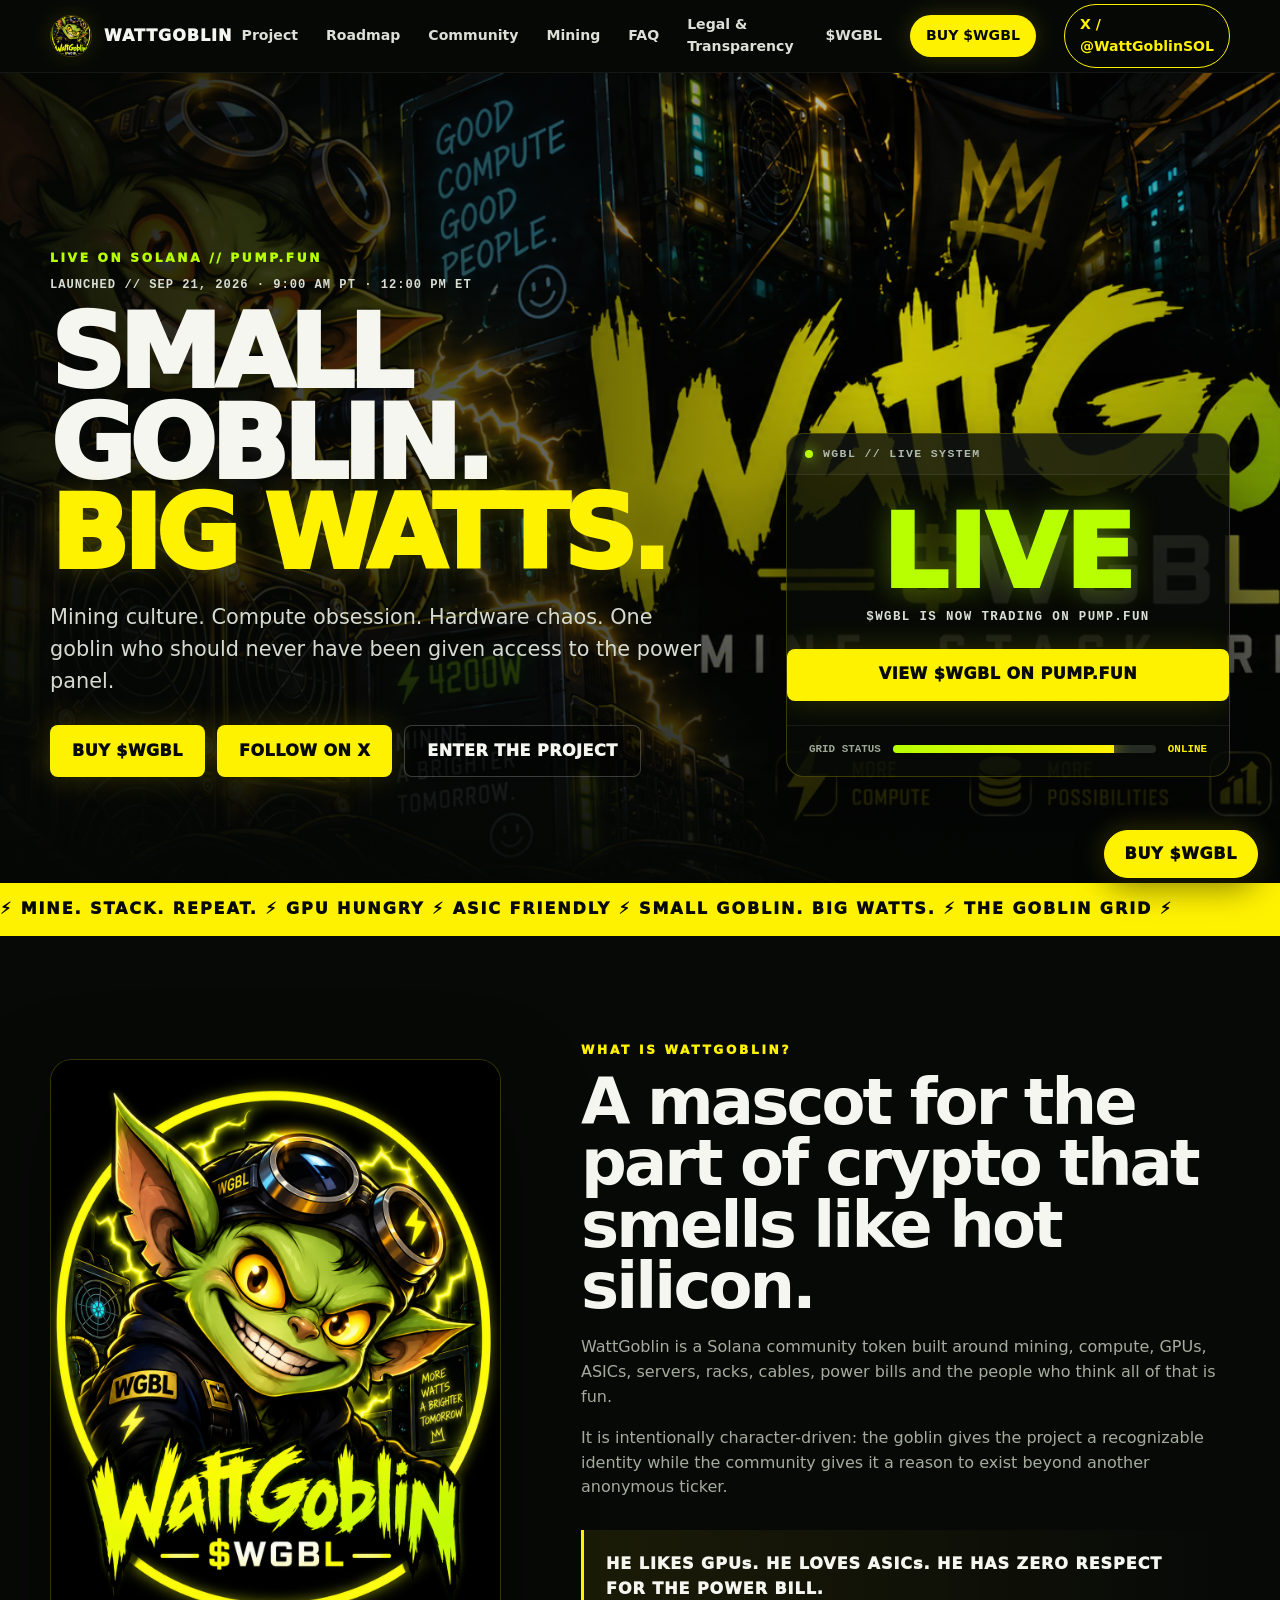
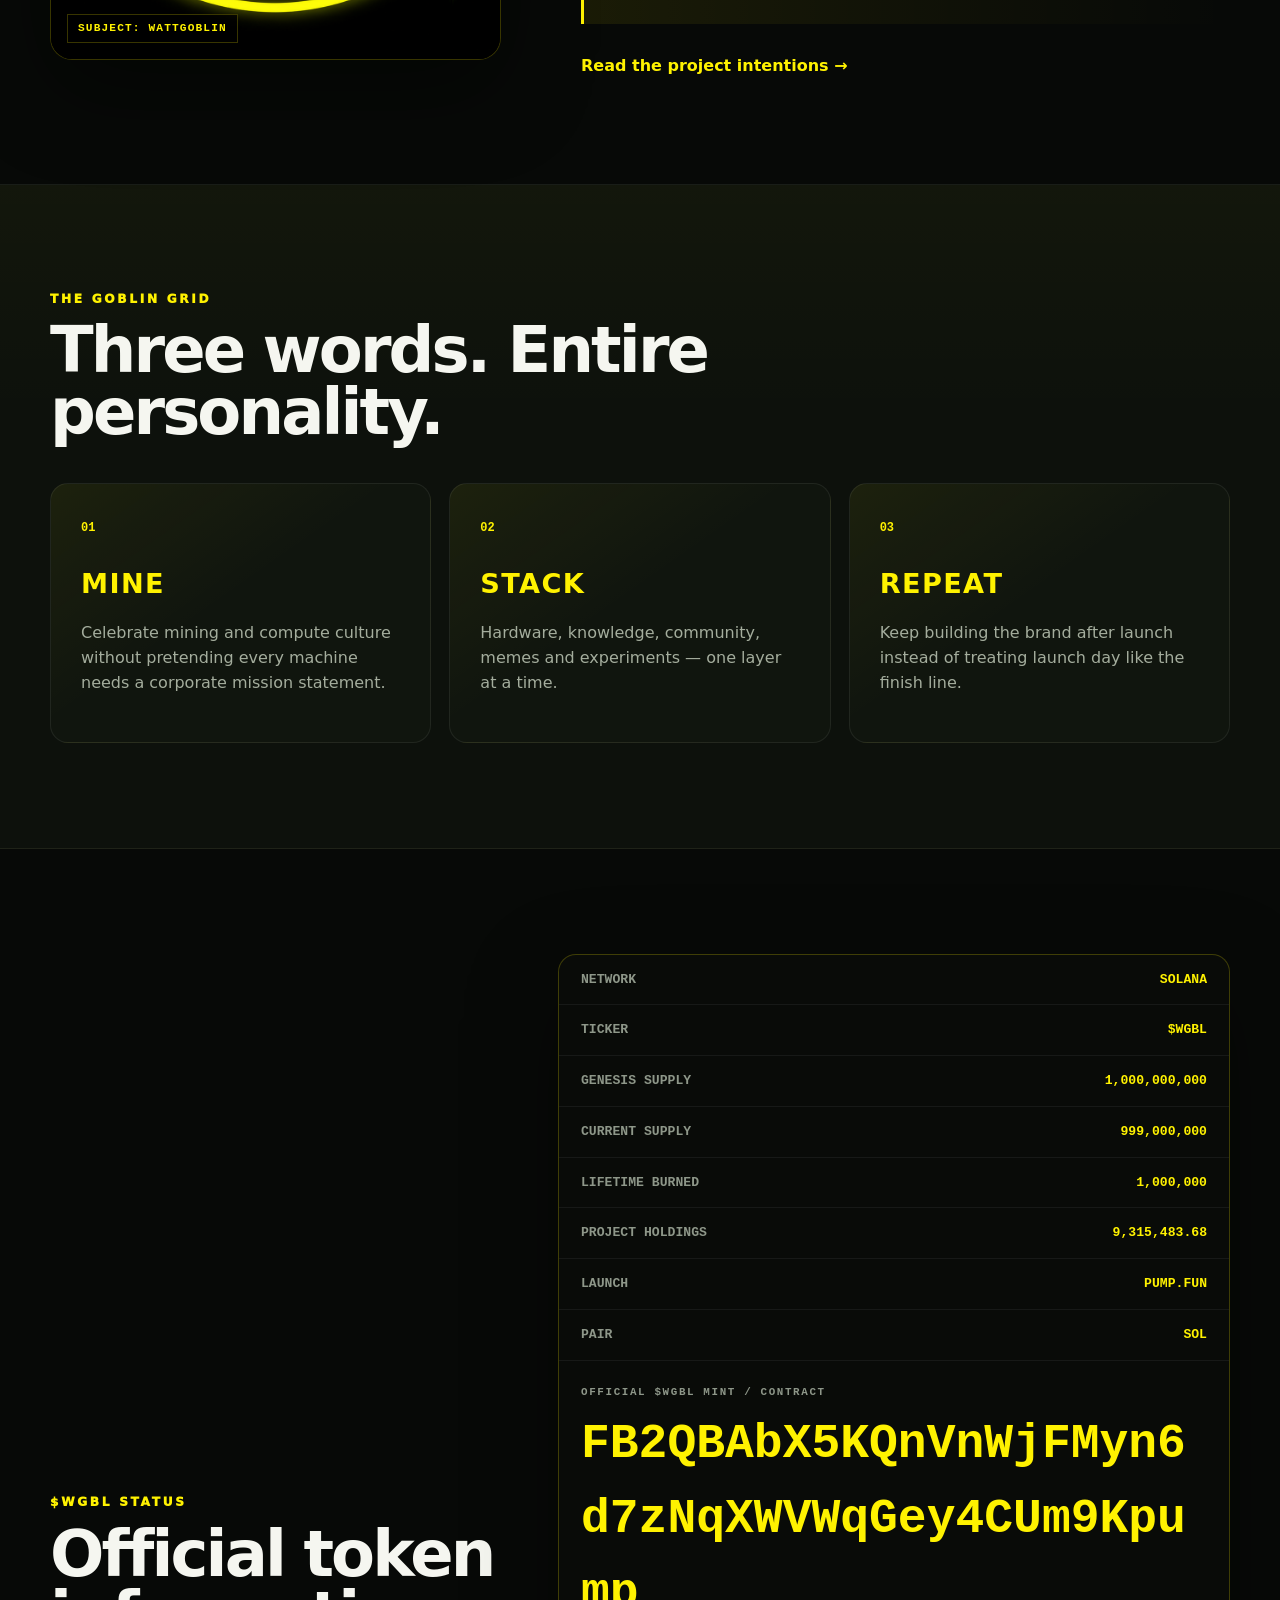
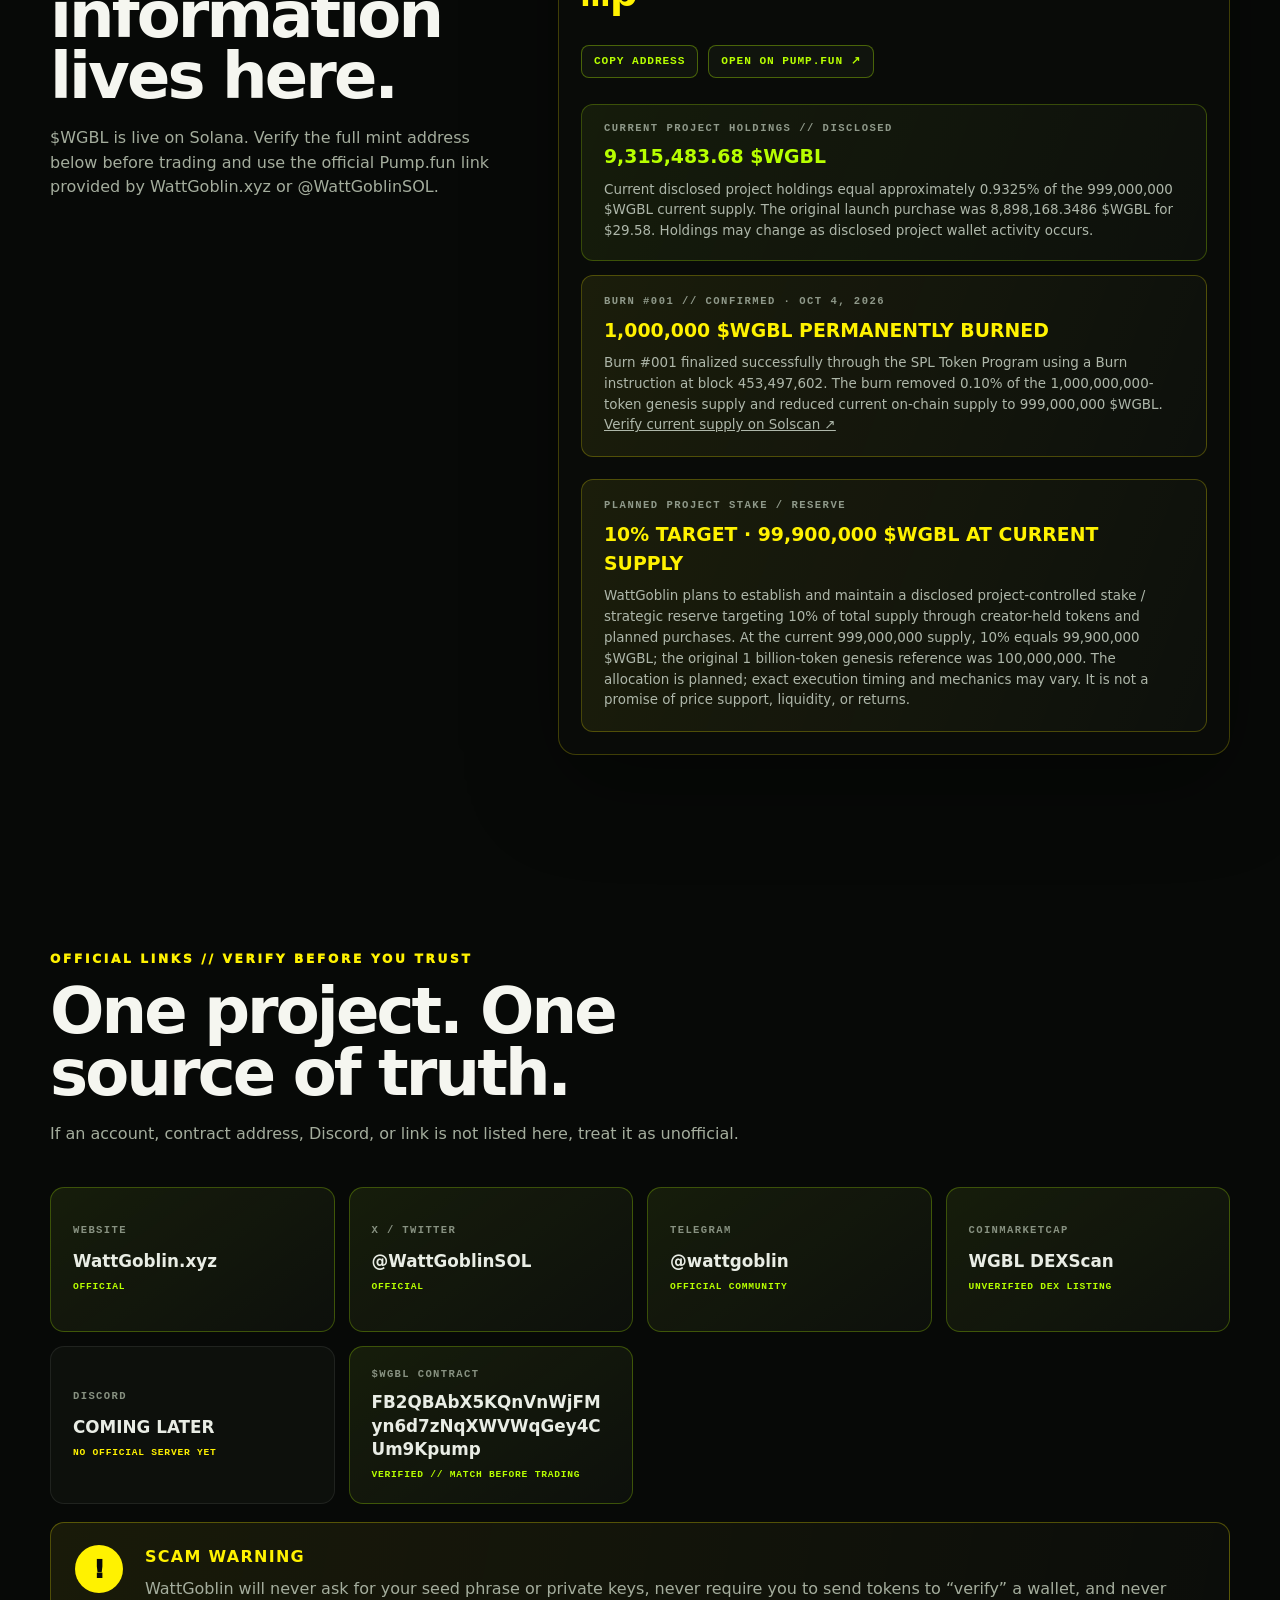
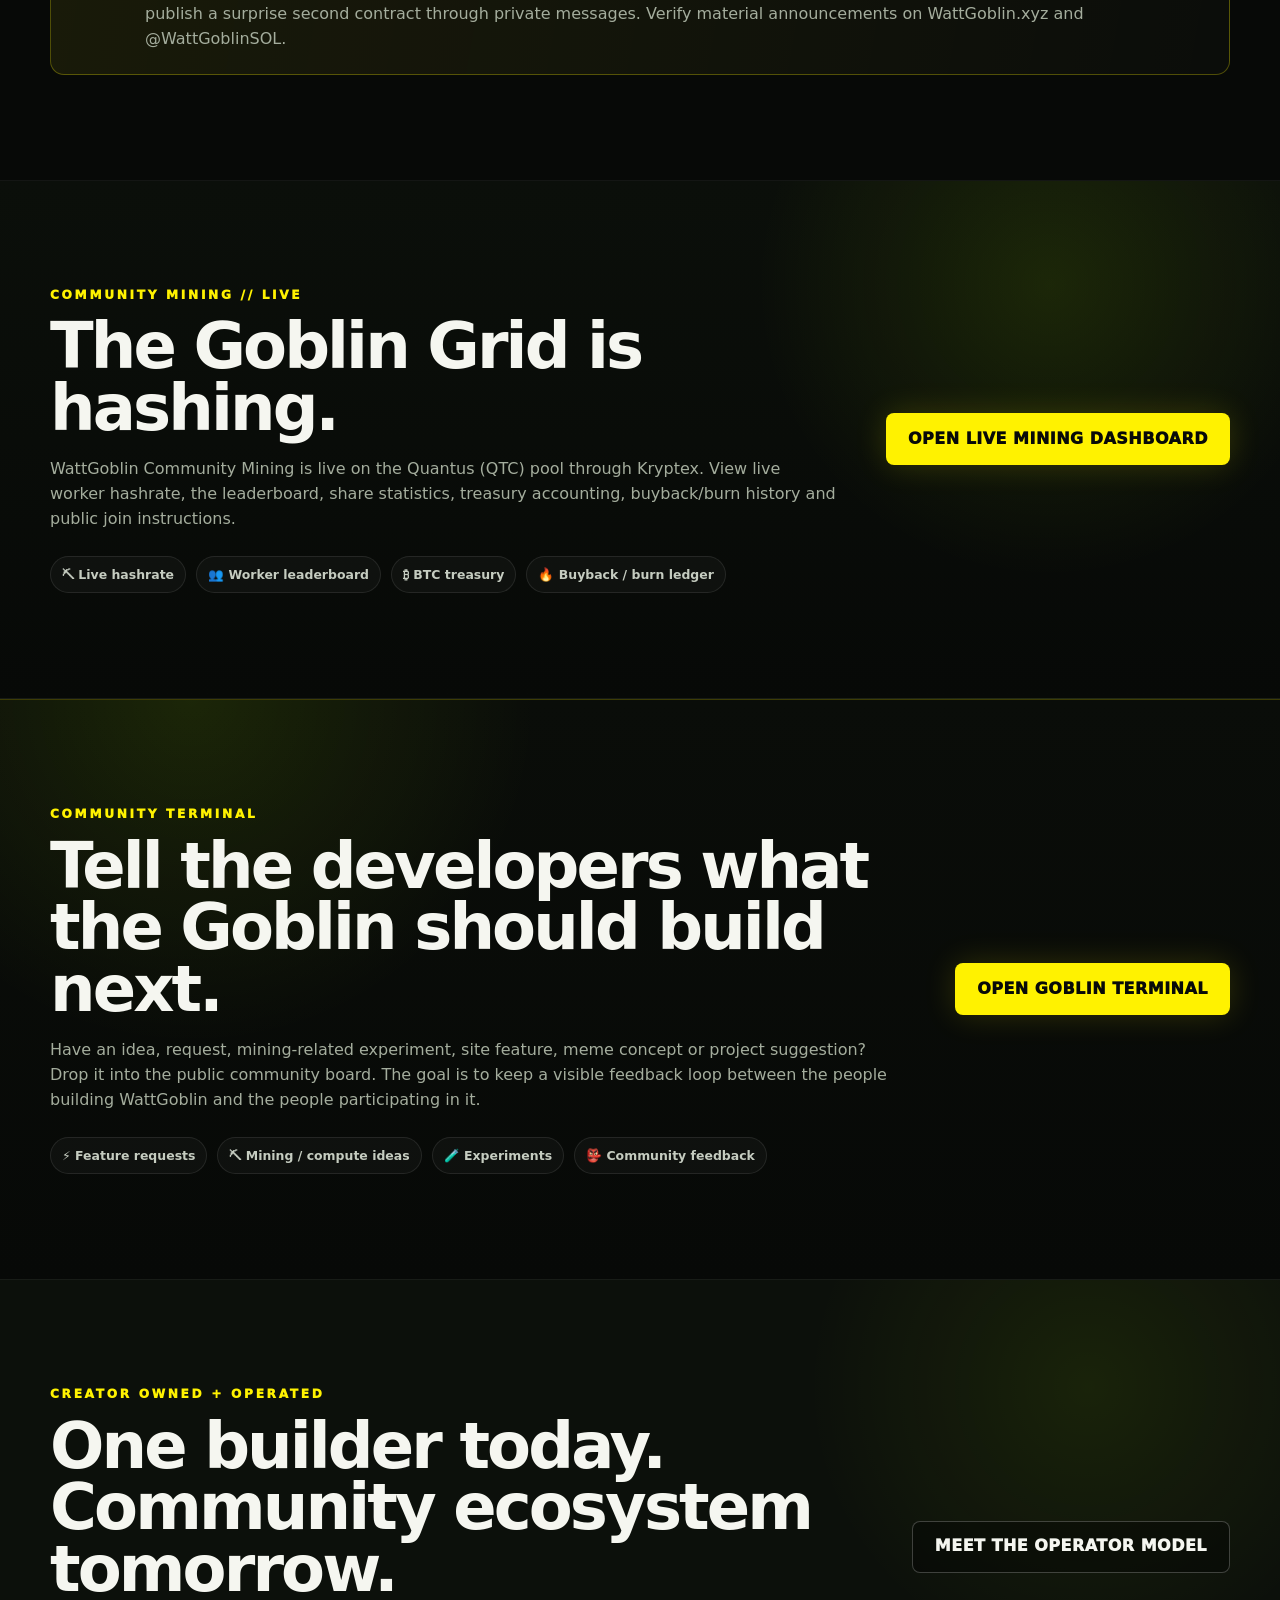
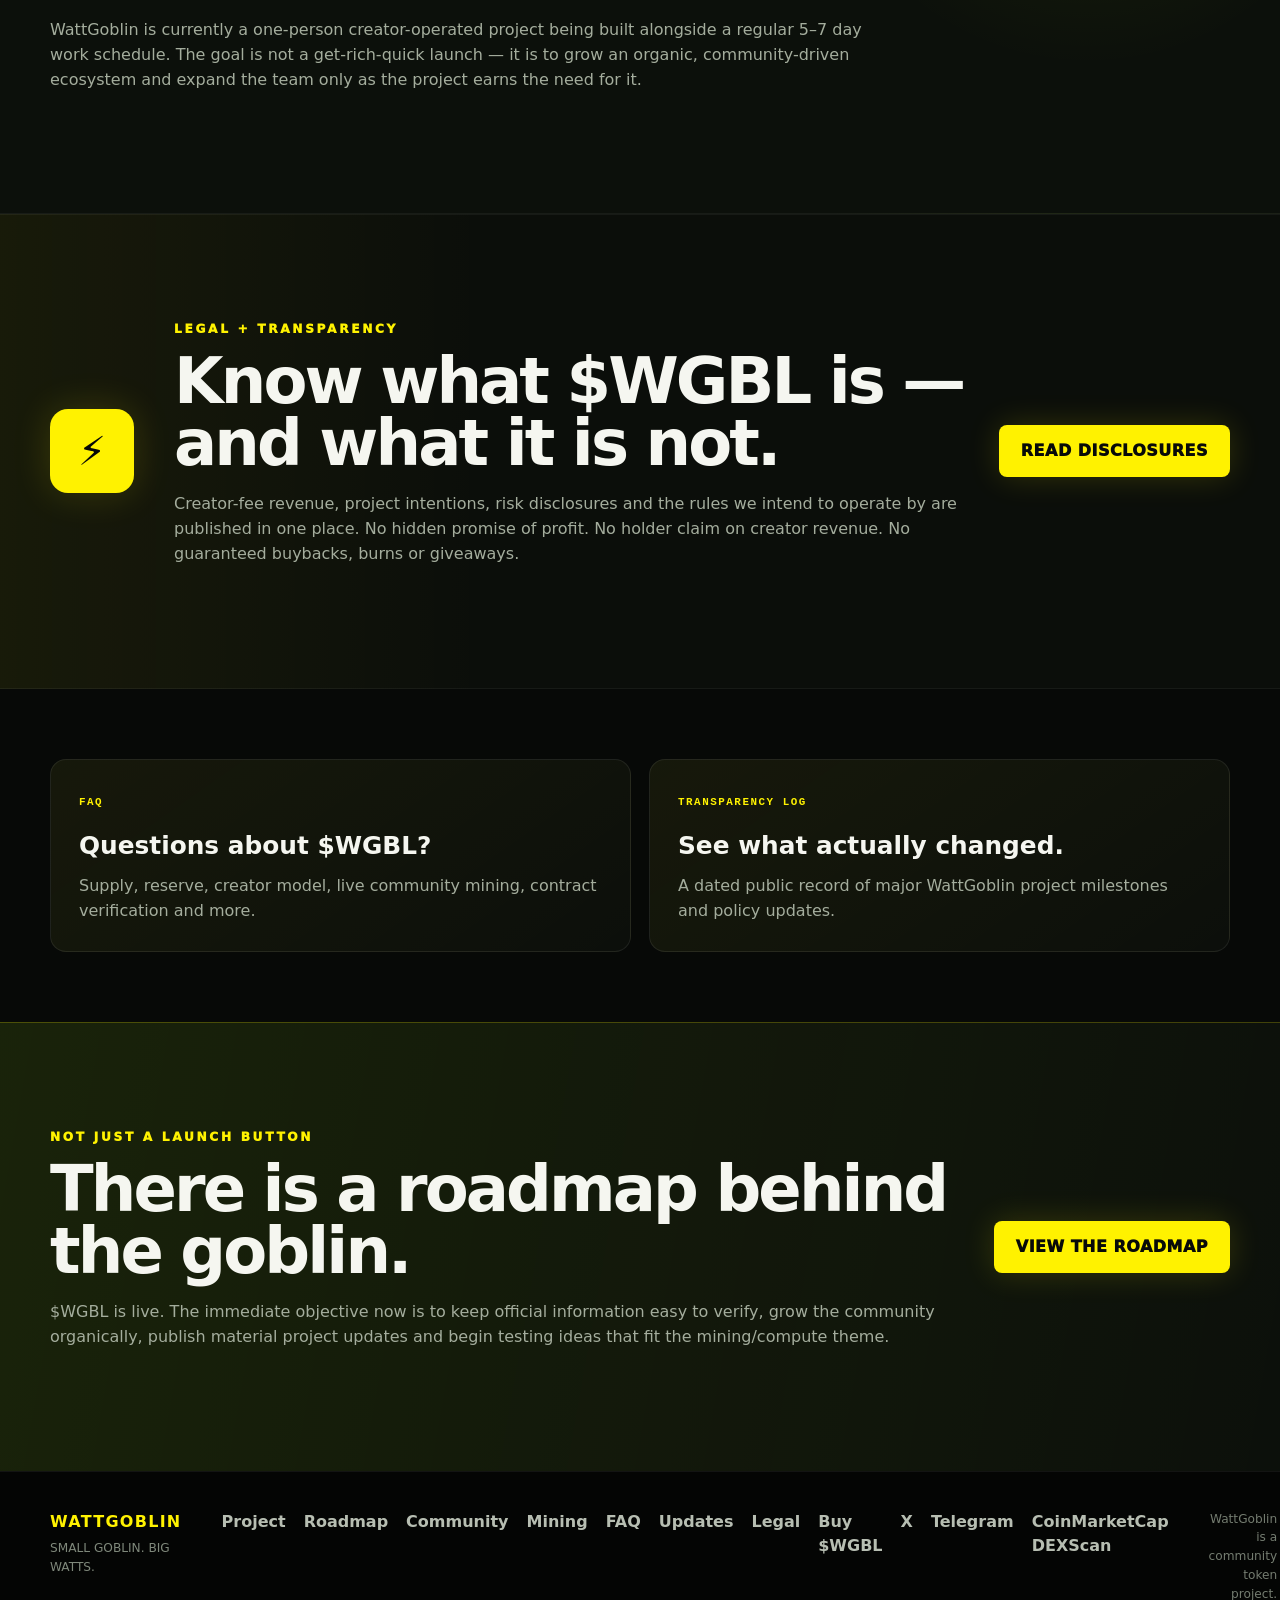
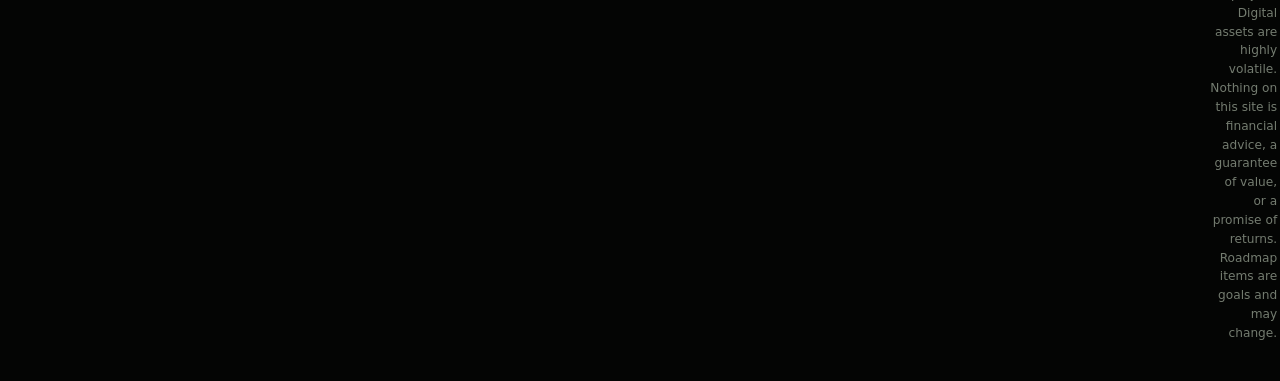
<file: index.html>
<!doctype html>
<html lang="en">
<head>

<meta charset="utf-8">
<meta name="viewport" content="width=device-width, initial-scale=1">
<meta name="theme-color" content="#080a08">
<link rel="icon" type="image/png" href="assets/favicon.png?v=11">
<link rel="stylesheet" href="styles.css?v=19">

<meta name="description" content="WattGoblin — $WGBL on Solana. Mining, compute, hardware, power and goblin-level chaos.">
<title>WattGoblin | $WGBL</title>
</head>
<body>
<div class="scanlines" aria-hidden="true"></div>

<header class="site-header">
  <div class="shell nav">
    <a class="brand" href="index.html">
      <img src="assets/favicon.png" alt="">
      <span>WATTGOBLIN</span>
    </a>
    <nav class="nav-links" aria-label="Primary">
      <a href="project.html">Project</a>
      <a href="roadmap.html">Roadmap</a>
      <a href="community.html">Community</a>
      <a href="mining.html">Mining</a>
      <a href="faq.html">FAQ</a>
      <a href="legal.html">Legal & Transparency</a>
      <a href="index.html#token">$WGBL</a>
      <a class="buy-link" href="buy.html">BUY $WGBL</a>
      <a class="x-link" href="https://x.com/WattGoblinSOL" target="_blank" rel="noopener">X / @WattGoblinSOL</a>
    </nav>
  </div>
</header>


<main>
  <section class="hero hero-home">
    <img class="hero-bg" src="assets/hero.png" alt="WattGoblin in a neon mining and server room">
    <div class="hero-overlay"></div>
    <div class="shell hero-grid">
      <div class="hero-copy">
        <div class="eyebrow live-chip">LIVE ON SOLANA // PUMP.FUN</div>
        <div class="launch-static">LAUNCHED // SEP 21, 2026 · 9:00 AM PT · 12:00 PM ET</div>
        <h1>SMALL GOBLIN.<br><span>BIG WATTS.</span></h1>
        <p class="lede">Mining culture. Compute obsession. Hardware chaos. One goblin who should never have been given access to the power panel.</p>
        <div class="hero-buttons">
          <a class="btn btn-primary" href="buy.html">BUY $WGBL</a>
          <a class="btn btn-primary" href="https://x.com/WattGoblinSOL" target="_blank" rel="noopener">FOLLOW ON X</a>
          <a class="btn btn-ghost" href="project.html">ENTER THE PROJECT</a>
        </div>
      </div>

      <aside class="launch-console live-console" aria-label="WGBL live status">
        <div class="console-top">
          <span class="status-dot"></span>
          <span>WGBL // LIVE SYSTEM</span>
        </div>
        <div class="live-status">LIVE</div>
        <div class="live-sub">$WGBL IS NOW TRADING ON PUMP.FUN</div>
        <a class="btn btn-primary live-trade-btn" href="https://pump.fun/coin/FB2QBAbX5KQnVnWjFMyn6d7zNqXWVWqGey4CUm9Kpump" target="_blank" rel="noopener">VIEW $WGBL ON PUMP.FUN</a>
        <div class="meter">
          <span>GRID STATUS</span>
          <div class="meter-track"><div class="meter-fill"></div></div>
          <b>ONLINE</b>
        </div>
      </aside>
    </div>
  </section>

  <div class="marquee" aria-hidden="true">
    <div>⚡ MINE. STACK. REPEAT. ⚡ GPU HUNGRY ⚡ ASIC FRIENDLY ⚡ SMALL GOBLIN. BIG WATTS. ⚡ THE GOBLIN GRID ⚡</div>
  </div>

  <section class="section shell intro-grid">
    <div class="portrait-frame">
      <img src="assets/profile.png" alt="WattGoblin mascot">
      <span class="frame-label">SUBJECT: WATTGOBLIN</span>
    </div>
    <div>
      <div class="eyebrow">WHAT IS WATTGOBLIN?</div>
      <h2>A mascot for the part of crypto that smells like hot silicon.</h2>
      <p>WattGoblin is a Solana community token built around mining, compute, GPUs, ASICs, servers, racks, cables, power bills and the people who think all of that is fun.</p>
      <p>It is intentionally character-driven: the goblin gives the project a recognizable identity while the community gives it a reason to exist beyond another anonymous ticker.</p>
      <div class="callout">HE LIKES GPUs. HE LOVES ASICs. HE HAS ZERO RESPECT FOR THE POWER BILL.</div>
      <a class="text-link" href="project.html">Read the project intentions →</a>
    </div>
  </section>

  <section class="section darker">
    <div class="shell">
      <div class="section-title">
        <div class="eyebrow">THE GOBLIN GRID</div>
        <h2>Three words. Entire personality.</h2>
      </div>
      <div class="three-cards">
        <article class="power-card"><span>01</span><h3>MINE</h3><p>Celebrate mining and compute culture without pretending every machine needs a corporate mission statement.</p></article>
        <article class="power-card"><span>02</span><h3>STACK</h3><p>Hardware, knowledge, community, memes and experiments — one layer at a time.</p></article>
        <article class="power-card"><span>03</span><h3>REPEAT</h3><p>Keep building the brand after launch instead of treating launch day like the finish line.</p></article>
      </div>
    </div>
  </section>

  <section id="token" class="section shell token-grid">
    <div>
      <div class="eyebrow">$WGBL STATUS</div>
      <h2>Official token information lives here.</h2>
      <p>$WGBL is live on Solana. Verify the full mint address below before trading and use the official Pump.fun link provided by WattGoblin.xyz or @WattGoblinSOL.</p>
    </div>
    <div class="token-terminal">
      <div class="terminal-row"><span>NETWORK</span><b>SOLANA</b></div>
      <div class="terminal-row"><span>TICKER</span><b>$WGBL</b></div>
      <div class="terminal-row"><span>GENESIS SUPPLY</span><b>1,000,000,000</b></div>
      <div class="terminal-row"><span>CURRENT SUPPLY</span><b>999,000,000</b></div>
      <div class="terminal-row"><span>LIFETIME BURNED</span><b>1,000,000</b></div>
      <div class="terminal-row"><span>PROJECT HOLDINGS</span><b>9,315,483.68</b></div>
      <div class="terminal-row"><span>LAUNCH</span><b>PUMP.FUN</b></div>
      <div class="terminal-row"><span>PAIR</span><b>SOL</b></div>
      <div class="contract live-contract">
        <span>OFFICIAL $WGBL MINT / CONTRACT</span>
        <strong class="contract-code">FB2QBAbX5KQnVnWjFMyn6d7zNqXWVWqGey4CUm9Kpump</strong>
        <div class="contract-actions">
          <button class="copy-contract" type="button" onclick="navigator.clipboard.writeText('FB2QBAbX5KQnVnWjFMyn6d7zNqXWVWqGey4CUm9Kpump').then(()=>{this.textContent='COPIED ✓'; setTimeout(()=>this.textContent='COPY ADDRESS',1800);})">COPY ADDRESS</button>
          <a class="contract-link" href="https://pump.fun/coin/FB2QBAbX5KQnVnWjFMyn6d7zNqXWVWqGey4CUm9Kpump" target="_blank" rel="noopener">OPEN ON PUMP.FUN ↗</a>
        </div>
      </div>
      <div class="initial-buy-box">
        <span>CURRENT PROJECT HOLDINGS // DISCLOSED</span>
        <strong>9,315,483.68 $WGBL</strong>
        <p>Current disclosed project holdings equal approximately 0.9325% of the 999,000,000 $WGBL current supply. The original launch purchase was 8,898,168.3486 $WGBL for $29.58. Holdings may change as disclosed project wallet activity occurs.</p>
      </div>
      <div class="reserve-box">
        <span>BURN #001 // CONFIRMED · OCT 4, 2026</span>
        <strong>1,000,000 $WGBL PERMANENTLY BURNED</strong>
        <p>Burn #001 finalized successfully through the SPL Token Program using a Burn instruction at block 453,497,602. The burn removed 0.10% of the 1,000,000,000-token genesis supply and reduced current on-chain supply to 999,000,000 $WGBL. <a href="https://solscan.io/token/FB2QBAbX5KQnVnWjFMyn6d7zNqXWVWqGey4CUm9Kpump" target="_blank" rel="noopener">Verify current supply on Solscan ↗</a></p>
      </div>
      <div class="reserve-box">
        <span>PLANNED PROJECT STAKE / RESERVE</span>
        <strong>10% TARGET · 99,900,000 $WGBL AT CURRENT SUPPLY</strong>
        <p>
          WattGoblin plans to establish and maintain a disclosed project-controlled stake / strategic
          reserve targeting 10% of total supply through creator-held tokens and planned purchases.
          At the current 999,000,000 supply, 10% equals 99,900,000 $WGBL; the original 1 billion-token genesis reference was 100,000,000.
          The allocation is planned; exact execution timing and mechanics may vary. It is not a promise
          of price support, liquidity, or returns.
        </p>
      </div>
    </div>
  </section>



  <section class="section shell verification-section">
    <div class="section-title">
      <div class="eyebrow">OFFICIAL LINKS // VERIFY BEFORE YOU TRUST</div>
      <h2>One project. One source of truth.</h2>
      <p>If an account, contract address, Discord, or link is not listed here, treat it as unofficial.</p>
    </div>

    <div class="verification-grid">
      <a class="verify-card active" href="https://wattgoblin.xyz" target="_blank" rel="noopener">
        <span>WEBSITE</span><strong>WattGoblin.xyz</strong><small>OFFICIAL</small>
      </a>
      <a class="verify-card active" href="https://x.com/WattGoblinSOL" target="_blank" rel="noopener">
        <span>X / TWITTER</span><strong>@WattGoblinSOL</strong><small>OFFICIAL</small>
      </a>
      <a class="verify-card active" href="https://t.me/wattgoblins" target="_blank" rel="noopener">
        <span>TELEGRAM</span><strong>@wattgoblin</strong><small>OFFICIAL COMMUNITY</small>
      </a>
      <a class="verify-card active" href="https://dex.coinmarketcap.com/token/solana/FB2QBAbX5KQnVnWjFMyn6d7zNqXWVWqGey4CUm9Kpump/" target="_blank" rel="noopener">
        <span>COINMARKETCAP</span><strong>WGBL DEXScan</strong><small>UNVERIFIED DEX LISTING</small>
      </a>
      <div class="verify-card pending">
        <span>DISCORD</span><strong>COMING LATER</strong><small>NO OFFICIAL SERVER YET</small>
      </div>
      <div class="verify-card active contract-verify-card">
        <span>$WGBL CONTRACT</span><strong class="verify-mint">FB2QBAbX5KQnVnWjFMyn6d7zNqXWVWqGey4CUm9Kpump</strong><small>VERIFIED // MATCH BEFORE TRADING</small>
      </div>
    </div>

    <div class="security-warning">
      <div class="security-icon">!</div>
      <div>
        <strong>SCAM WARNING</strong>
        <p>
          WattGoblin will never ask for your seed phrase or private keys, never require you to send tokens
          to “verify” a wallet, and never publish a surprise second contract through private messages.
          Verify material announcements on WattGoblin.xyz and @WattGoblinSOL.
        </p>
      </div>
    </div>
  </section>

  <section class="section mining-home-teaser">
    <div class="shell community-teaser-grid">
      <div>
        <div class="eyebrow">COMMUNITY MINING // LIVE</div>
        <h2>The Goblin Grid is hashing.</h2>
        <p>WattGoblin Community Mining is live on the Quantus (QTC) pool through Kryptex. View live worker hashrate, the leaderboard, share statistics, treasury accounting, buyback/burn history and public join instructions.</p>
        <div class="community-points">
          <span>⛏ Live hashrate</span><span>👥 Worker leaderboard</span><span>₿ BTC treasury</span><span>🔥 Buyback / burn ledger</span>
        </div>
      </div>
      <a class="btn btn-primary" href="mining.html">OPEN LIVE MINING DASHBOARD</a>
    </div>
  </section>

  <section class="section community-teaser">
    <div class="shell community-teaser-grid">
      <div>
        <div class="eyebrow">COMMUNITY TERMINAL</div>
        <h2>Tell the developers what the Goblin should build next.</h2>
        <p>
          Have an idea, request, mining-related experiment, site feature, meme concept or project suggestion?
          Drop it into the public community board. The goal is to keep a visible feedback loop between the
          people building WattGoblin and the people participating in it.
        </p>
        <div class="community-points">
          <span>⚡ Feature requests</span>
          <span>⛏ Mining / compute ideas</span>
          <span>🧪 Experiments</span>
          <span>👺 Community feedback</span>
        </div>
      </div>
      <a class="btn btn-primary" href="community.html">OPEN GOBLIN TERMINAL</a>
    </div>
  </section>



  <section class="section operator-teaser">
    <div class="shell operator-teaser-grid">
      <div>
        <div class="eyebrow">CREATOR OWNED + OPERATED</div>
        <h2>One builder today. Community ecosystem tomorrow.</h2>
        <p>
          WattGoblin is currently a one-person creator-operated project being built alongside a regular
          5–7 day work schedule. The goal is not a get-rich-quick launch — it is to grow an organic,
          community-driven ecosystem and expand the team only as the project earns the need for it.
        </p>
      </div>
      <a class="btn btn-ghost" href="project.html#operator">MEET THE OPERATOR MODEL</a>
    </div>
  </section>

  <section class="section transparency-teaser">
    <div class="shell transparency-grid">
      <div class="transparency-icon">⚡</div>
      <div>
        <div class="eyebrow">LEGAL + TRANSPARENCY</div>
        <h2>Know what $WGBL is — and what it is not.</h2>
        <p>
          Creator-fee revenue, project intentions, risk disclosures and the rules we intend
          to operate by are published in one place. No hidden promise of profit. No holder
          claim on creator revenue. No guaranteed buybacks, burns or giveaways.
        </p>
      </div>
      <a class="btn btn-primary" href="legal.html">READ DISCLOSURES</a>
    </div>
  </section>


  <section class="section shell quick-links-section">
    <div class="quick-links-grid">
      <a class="quick-link-card" href="faq.html">
        <span>FAQ</span>
        <h3>Questions about $WGBL?</h3>
        <p>Supply, reserve, creator model, live community mining, contract verification and more.</p>
      </a>
      <a class="quick-link-card" href="updates.html">
        <span>TRANSPARENCY LOG</span>
        <h3>See what actually changed.</h3>
        <p>A dated public record of major WattGoblin project milestones and policy updates.</p>
      </a>
    </div>
  </section>

  <section class="section roadmap-preview">
    <div class="shell preview-grid">
      <div>
        <div class="eyebrow">NOT JUST A LAUNCH BUTTON</div>
        <h2>There is a roadmap behind the goblin.</h2>
        <p>$WGBL is live. The immediate objective now is to keep official information easy to verify, grow the community organically, publish material project updates and begin testing ideas that fit the mining/compute theme.</p>
      </div>
      <a class="btn btn-primary" href="roadmap.html">VIEW THE ROADMAP</a>
    </div>
  </section>
</main>

<footer class="site-footer">
  <div class="shell footer-grid">
    <div>
      <strong>WATTGOBLIN</strong>
      <div class="footer-tag">SMALL GOBLIN. BIG WATTS.</div>
    </div>
    <div class="footer-links">
      <a href="project.html">Project</a>
      <a href="roadmap.html">Roadmap</a>
      <a href="community.html">Community</a>
      <a href="mining.html">Mining</a>
      <a href="faq.html">FAQ</a>
      <a href="updates.html">Updates</a>
      <a href="legal.html">Legal</a>
      <a href="buy.html">Buy $WGBL</a>
      <a href="https://x.com/WattGoblinSOL" target="_blank" rel="noopener">X</a>
      <a href="https://t.me/wattgoblins" target="_blank" rel="noopener">Telegram</a>
      <a href="https://dex.coinmarketcap.com/token/solana/FB2QBAbX5KQnVnWjFMyn6d7zNqXWVWqGey4CUm9Kpump/" target="_blank" rel="noopener">CoinMarketCap DEXScan</a>
    </div>
    <p class="legal">
      WattGoblin is a community token project. Digital assets are highly volatile.
      Nothing on this site is financial advice, a guarantee of value, or a promise of returns.
      Roadmap items are goals and may change.
    </p>
  </div>
</footer>




  <a class="buy-fab" href="buy.html" aria-label="Buy WGBL on Pump.fun">BUY $WGBL</a>
</body>
</html>
</file>
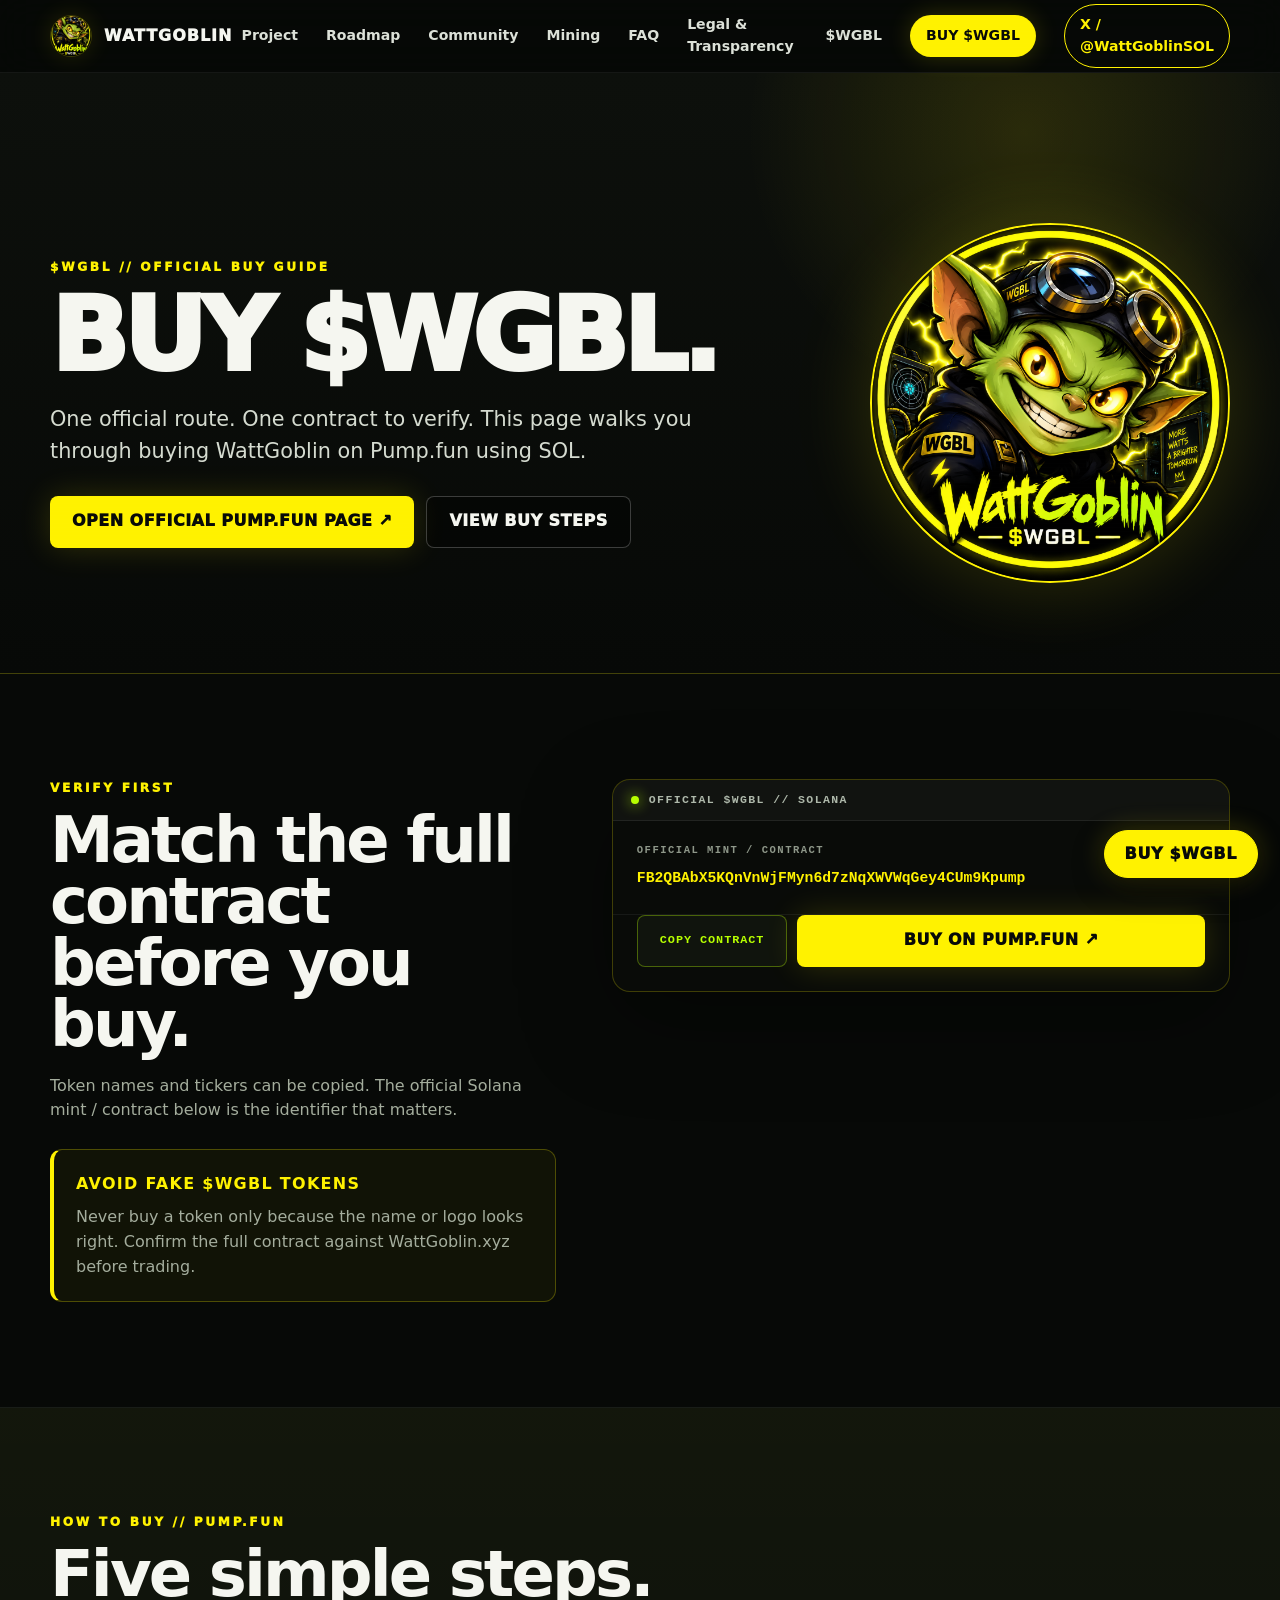
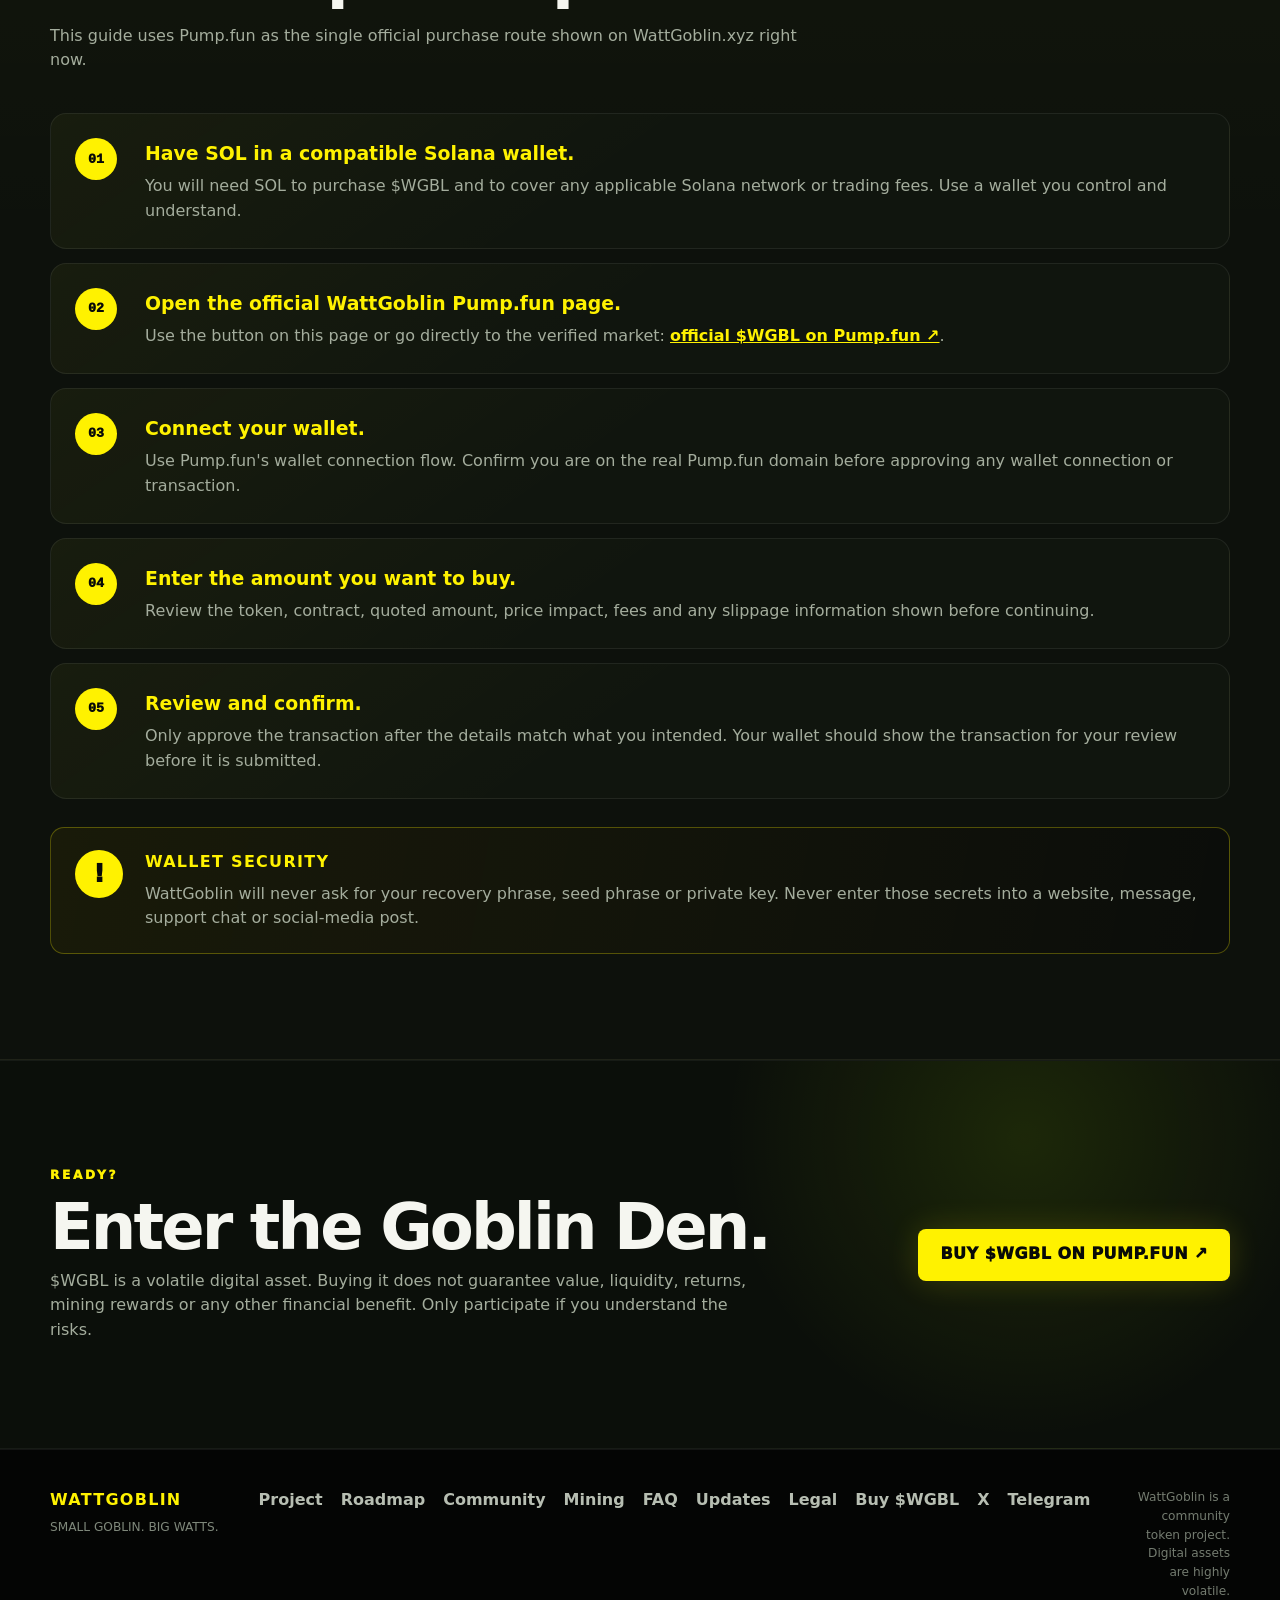
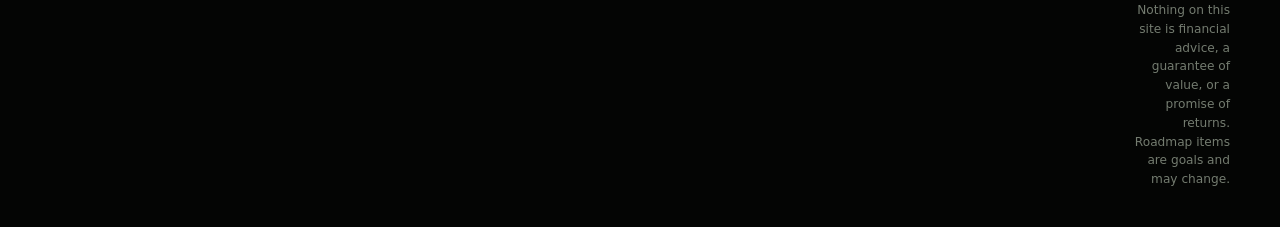
<file: buy.html>
<!doctype html>
<html lang="en">
<head>
<meta charset="utf-8">
<meta name="viewport" content="width=device-width, initial-scale=1">
<meta name="theme-color" content="#080a08">
<link rel="icon" type="image/png" href="assets/favicon.png">
<link rel="stylesheet" href="styles.css?v=19">
<meta name="description" content="Buy $WGBL safely through the official WattGoblin Pump.fun market. Verify the official Solana contract before trading.">
<title>Buy $WGBL | WattGoblin</title>
<style>
.buy-hero .page-hero-grid img{object-fit:cover;background:#050705}
.buy-panel{display:grid;grid-template-columns:minmax(0,.9fr) minmax(0,1.1fr);gap:56px;align-items:start}
.buy-contract{background:#090b08;border:1px solid var(--line);border-radius:18px;overflow:hidden;box-shadow:0 30px 90px rgba(0,0,0,.35)}
.buy-contract-head{padding:24px;border-bottom:1px solid rgba(255,255,255,.06)}
.buy-contract-head span{display:block;color:#8e9789;font:900 .66rem/1 ui-monospace,monospace;letter-spacing:.14em}
.buy-contract-head strong{display:block;margin-top:12px;color:var(--yellow);font:900 .92rem/1.55 ui-monospace,monospace;word-break:break-all}
.buy-contract-actions{display:flex;flex-wrap:wrap;gap:10px;padding:0 24px 24px}
.buy-contract-actions .btn{flex:1;min-width:190px}
.buy-copy{border:1px solid rgba(183,255,0,.34);background:#10140d;color:var(--lime);min-height:52px;padding:0 22px;border-radius:8px;font:900 .74rem/1 ui-monospace,monospace;letter-spacing:.08em;cursor:pointer}
.buy-copy:hover{border-color:var(--lime)}
.buy-steps{display:grid;gap:14px}
.buy-step{display:grid;grid-template-columns:52px 1fr;gap:18px;padding:24px;border:1px solid rgba(255,255,255,.07);border-radius:16px;background:linear-gradient(145deg,rgba(255,242,0,.035),transparent 48%),var(--panel)}
.buy-step>b{display:grid;place-items:center;width:42px;height:42px;border-radius:50%;background:var(--yellow);color:#080a08;font:1000 .84rem/1 ui-monospace,monospace}
.buy-step h3{margin:1px 0 6px;color:var(--yellow);font-size:1.18rem}
.buy-step p{margin:0}
.buy-step a{color:var(--yellow);font-weight:850}
.buy-warning{margin-top:26px;padding:22px;border:1px solid rgba(255,242,0,.26);border-left:4px solid var(--yellow);border-radius:12px;background:rgba(255,242,0,.045)}
.buy-warning strong{display:block;color:var(--yellow);letter-spacing:.08em}
.buy-warning p{margin:8px 0 0}
.buy-cta{background:radial-gradient(circle at 80% 20%,rgba(183,255,0,.10),transparent 28%),#0b0f0a;border-block:1px solid rgba(255,255,255,.05)}
.buy-cta-grid{display:grid;grid-template-columns:1fr auto;gap:38px;align-items:center}
.buy-cta-grid h2{margin-bottom:10px}
.buy-cta-grid p{margin:0;max-width:700px}
@media(max-width:900px){.buy-panel,.buy-cta-grid{grid-template-columns:1fr}.buy-contract{max-width:720px}}
@media(max-width:560px){.buy-step{grid-template-columns:40px 1fr;padding:18px}.buy-step>b{width:34px;height:34px}.buy-contract-actions .btn,.buy-copy{width:100%}}
</style>
</head>
<body>
<div class="scanlines" aria-hidden="true"></div>

<header class="site-header">
  <div class="shell nav">
    <a class="brand" href="index.html">
      <img src="assets/favicon.png" alt="">
      <span>WATTGOBLIN</span>
    </a>
    <nav class="nav-links" aria-label="Primary">
      <a href="project.html">Project</a>
      <a href="roadmap.html">Roadmap</a>
      <a href="community.html">Community</a>
      <a href="mining.html">Mining</a>
      <a href="faq.html">FAQ</a>
      <a href="legal.html">Legal & Transparency</a>
      <a href="index.html#token">$WGBL</a>
      <a class="buy-link" href="buy.html" aria-current="page">BUY $WGBL</a>
      <a class="x-link" href="https://x.com/WattGoblinSOL" target="_blank" rel="noopener">X / @WattGoblinSOL</a>
    </nav>
  </div>
</header>

<main>
  <section class="page-hero buy-hero">
    <div class="shell page-hero-grid">
      <div>
        <div class="eyebrow">$WGBL // OFFICIAL BUY GUIDE</div>
        <h1>BUY $WGBL.</h1>
        <p class="lede">One official route. One contract to verify. This page walks you through buying WattGoblin on Pump.fun using SOL.</p>
        <div class="hero-buttons">
          <a class="btn btn-primary" href="https://pump.fun/coin/FB2QBAbX5KQnVnWjFMyn6d7zNqXWVWqGey4CUm9Kpump" target="_blank" rel="noopener">OPEN OFFICIAL PUMP.FUN PAGE ↗</a>
          <a class="btn btn-ghost" href="#steps">VIEW BUY STEPS</a>
        </div>
      </div>
      <img src="assets/token.png" alt="$WGBL WattGoblin token">
    </div>
  </section>

  <section class="section shell">
    <div class="buy-panel">
      <div>
        <div class="eyebrow">VERIFY FIRST</div>
        <h2>Match the full contract before you buy.</h2>
        <p>Token names and tickers can be copied. The official Solana mint / contract below is the identifier that matters.</p>
        <div class="buy-warning">
          <strong>AVOID FAKE $WGBL TOKENS</strong>
          <p>Never buy a token only because the name or logo looks right. Confirm the full contract against WattGoblin.xyz before trading.</p>
        </div>
      </div>

      <div class="buy-contract">
        <div class="console-top"><span class="status-dot"></span><span>OFFICIAL $WGBL // SOLANA</span></div>
        <div class="buy-contract-head">
          <span>OFFICIAL MINT / CONTRACT</span>
          <strong id="wgbl-contract">FB2QBAbX5KQnVnWjFMyn6d7zNqXWVWqGey4CUm9Kpump</strong>
        </div>
        <div class="buy-contract-actions">
          <button class="buy-copy" type="button" onclick="navigator.clipboard.writeText('FB2QBAbX5KQnVnWjFMyn6d7zNqXWVWqGey4CUm9Kpump').then(()=>{this.textContent='COPIED ✓';setTimeout(()=>this.textContent='COPY CONTRACT',1800)})">COPY CONTRACT</button>
          <a class="btn btn-primary" href="https://pump.fun/coin/FB2QBAbX5KQnVnWjFMyn6d7zNqXWVWqGey4CUm9Kpump" target="_blank" rel="noopener">BUY ON PUMP.FUN ↗</a>
        </div>
      </div>
    </div>
  </section>

  <section id="steps" class="section darker">
    <div class="shell">
      <div class="section-title">
        <div class="eyebrow">HOW TO BUY // PUMP.FUN</div>
        <h2>Five simple steps.</h2>
        <p>This guide uses Pump.fun as the single official purchase route shown on WattGoblin.xyz right now.</p>
      </div>

      <div class="buy-steps">
        <article class="buy-step"><b>01</b><div><h3>Have SOL in a compatible Solana wallet.</h3><p>You will need SOL to purchase $WGBL and to cover any applicable Solana network or trading fees. Use a wallet you control and understand.</p></div></article>
        <article class="buy-step"><b>02</b><div><h3>Open the official WattGoblin Pump.fun page.</h3><p>Use the button on this page or go directly to the verified market: <a href="https://pump.fun/coin/FB2QBAbX5KQnVnWjFMyn6d7zNqXWVWqGey4CUm9Kpump" target="_blank" rel="noopener">official $WGBL on Pump.fun ↗</a>.</p></div></article>
        <article class="buy-step"><b>03</b><div><h3>Connect your wallet.</h3><p>Use Pump.fun's wallet connection flow. Confirm you are on the real Pump.fun domain before approving any wallet connection or transaction.</p></div></article>
        <article class="buy-step"><b>04</b><div><h3>Enter the amount you want to buy.</h3><p>Review the token, contract, quoted amount, price impact, fees and any slippage information shown before continuing.</p></div></article>
        <article class="buy-step"><b>05</b><div><h3>Review and confirm.</h3><p>Only approve the transaction after the details match what you intended. Your wallet should show the transaction for your review before it is submitted.</p></div></article>
      </div>

      <div class="security-warning" style="margin-top:28px">
        <div class="security-icon">!</div>
        <div>
          <strong>WALLET SECURITY</strong>
          <p>WattGoblin will never ask for your recovery phrase, seed phrase or private key. Never enter those secrets into a website, message, support chat or social-media post.</p>
        </div>
      </div>
    </div>
  </section>

  <section class="section buy-cta">
    <div class="shell buy-cta-grid">
      <div>
        <div class="eyebrow">READY?</div>
        <h2>Enter the Goblin Den.</h2>
        <p>$WGBL is a volatile digital asset. Buying it does not guarantee value, liquidity, returns, mining rewards or any other financial benefit. Only participate if you understand the risks.</p>
      </div>
      <a class="btn btn-primary" href="https://pump.fun/coin/FB2QBAbX5KQnVnWjFMyn6d7zNqXWVWqGey4CUm9Kpump" target="_blank" rel="noopener">BUY $WGBL ON PUMP.FUN ↗</a>
    </div>
  </section>
</main>

<footer class="site-footer">
  <div class="shell footer-grid">
    <div>
      <strong>WATTGOBLIN</strong>
      <div class="footer-tag">SMALL GOBLIN. BIG WATTS.</div>
    </div>
    <div class="footer-links">
      <a href="project.html">Project</a>
      <a href="roadmap.html">Roadmap</a>
      <a href="community.html">Community</a>
      <a href="mining.html">Mining</a>
      <a href="faq.html">FAQ</a>
      <a href="updates.html">Updates</a>
      <a href="legal.html">Legal</a>
      <a href="buy.html">Buy $WGBL</a>
      <a href="https://x.com/WattGoblinSOL" target="_blank" rel="noopener">X</a>
      <a href="https://t.me/wattgoblins" target="_blank" rel="noopener">Telegram</a>
    </div>
    <p class="legal">WattGoblin is a community token project. Digital assets are highly volatile. Nothing on this site is financial advice, a guarantee of value, or a promise of returns. Roadmap items are goals and may change.</p>
  </div>
</footer>
  <a class="buy-fab" href="buy.html" aria-label="Buy WGBL on Pump.fun">BUY $WGBL</a>
</body>
</html>
</file>
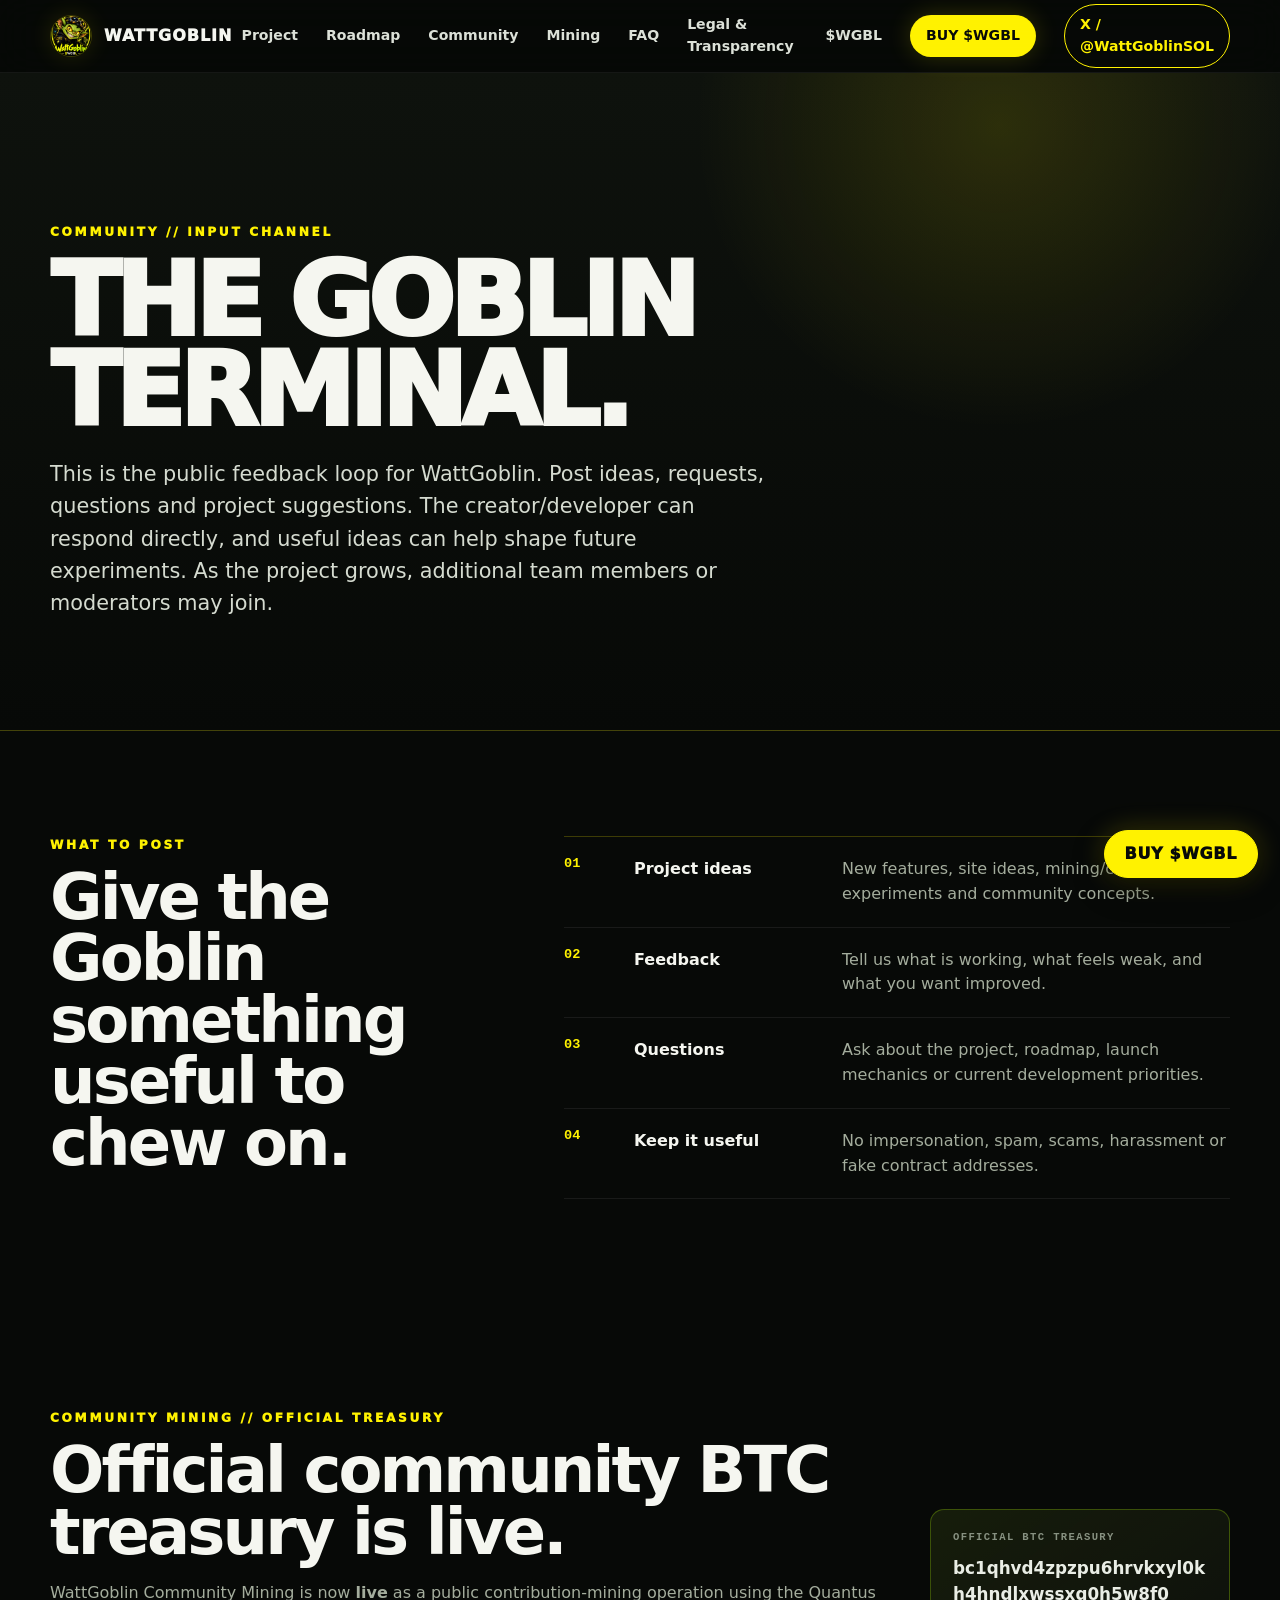
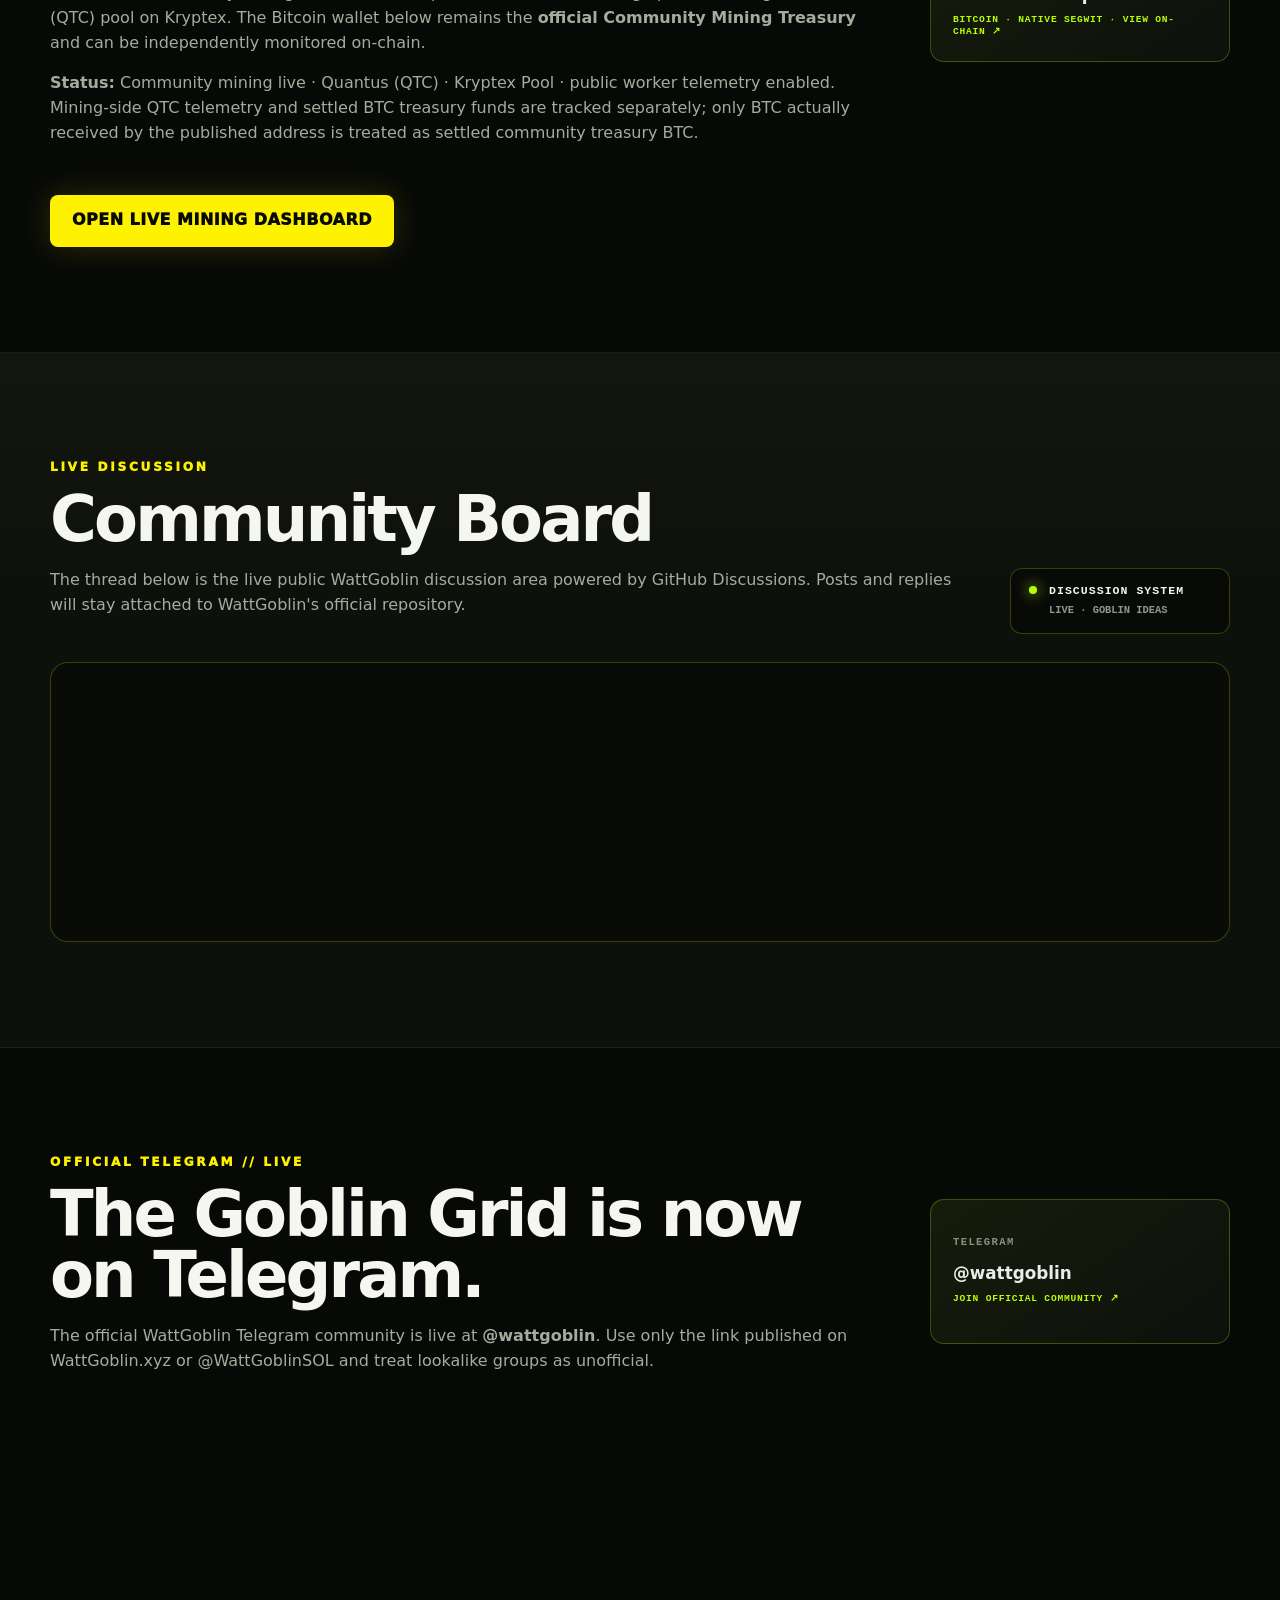
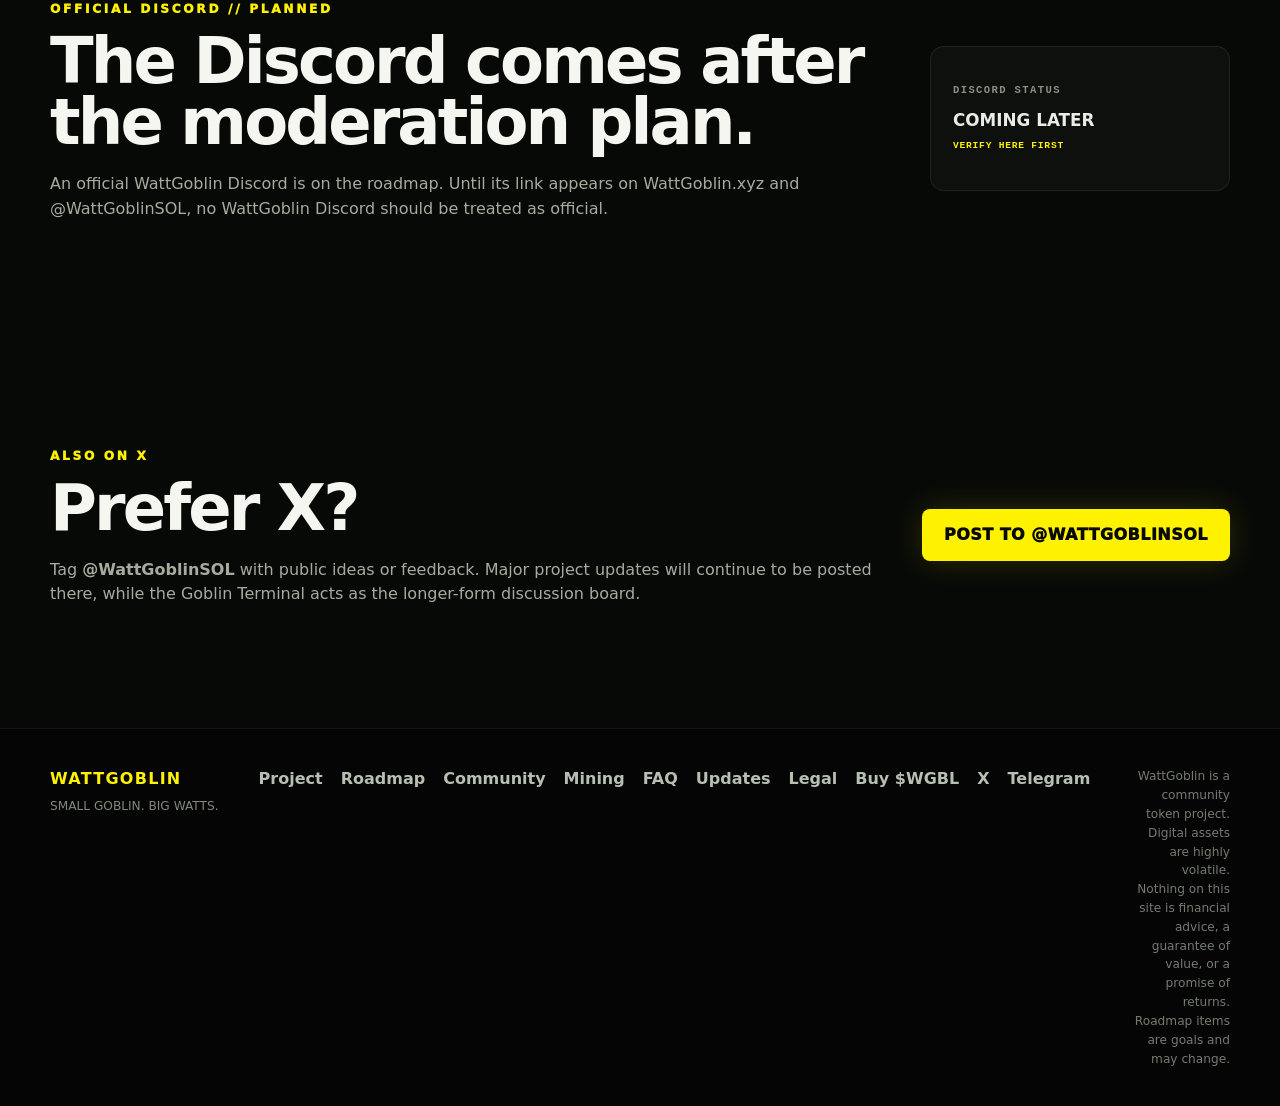
<file: community.html>
<!doctype html>
<html lang="en">
<head>
<meta charset="utf-8">
<meta name="viewport" content="width=device-width, initial-scale=1">
<meta name="theme-color" content="#080a08">
<link rel="icon" type="image/png" href="assets/favicon.png">
<link rel="stylesheet" href="styles.css?v=19">
<script defer src="config.js?v=19"></script>
<script defer src="script.js?v=19"></script>
<meta name="description" content="WattGoblin Community Terminal — public ideas, feedback and discussion.">
<title>Community Terminal | WattGoblin</title>
</head>
<body>
<div class="scanlines" aria-hidden="true"></div>

<header class="site-header">
  <div class="shell nav">
    <a class="brand" href="index.html">
      <img src="assets/favicon.png" alt="">
      <span>WATTGOBLIN</span>
    </a>
    <nav class="nav-links" aria-label="Primary">
      <a href="project.html">Project</a>
      <a href="roadmap.html">Roadmap</a>
      <a href="community.html">Community</a>
      <a href="mining.html">Mining</a>
      <a href="faq.html">FAQ</a>
      <a href="legal.html">Legal & Transparency</a>
      <a href="index.html#token">$WGBL</a>
      <a class="buy-link" href="buy.html">BUY $WGBL</a>
      <a class="x-link" href="https://x.com/WattGoblinSOL" target="_blank" rel="noopener">X / @WattGoblinSOL</a>
    </nav>
  </div>
</header>

<main>
  <section class="page-hero community-hero">
    <div class="shell">
      <div class="eyebrow">COMMUNITY // INPUT CHANNEL</div>
      <h1>THE GOBLIN TERMINAL.</h1>
      <p class="lede">
        This is the public feedback loop for WattGoblin. Post ideas, requests, questions and project suggestions.
        The creator/developer can respond directly, and useful ideas can help shape future experiments. As the project grows, additional team members or moderators may join.
      </p>
    </div>
  </section>

  <section class="section shell">
    <div class="terminal-intro">
      <div>
        <div class="eyebrow">WHAT TO POST</div>
        <h2>Give the Goblin something useful to chew on.</h2>
      </div>
      <div class="community-rules">
        <div><b>01</b><span>Project ideas</span><p>New features, site ideas, mining/compute experiments and community concepts.</p></div>
        <div><b>02</b><span>Feedback</span><p>Tell us what is working, what feels weak, and what you want improved.</p></div>
        <div><b>03</b><span>Questions</span><p>Ask about the project, roadmap, launch mechanics or current development priorities.</p></div>
        <div><b>04</b><span>Keep it useful</span><p>No impersonation, spam, scams, harassment or fake contract addresses.</p></div>
      </div>
    </div>
  </section>

  <section class="section shell discord-coming">
    <div>
      <div class="eyebrow">COMMUNITY MINING // OFFICIAL TREASURY</div>
      <h2>Official community BTC treasury is live.</h2>
      <p>
        WattGoblin Community Mining is now <strong>live</strong> as a public contribution-mining operation using
        the Quantus (QTC) pool on Kryptex. The Bitcoin wallet below remains the <strong>official Community Mining Treasury</strong>
        and can be independently monitored on-chain.
      </p>
      <p>
        <strong>Status:</strong> Community mining live · Quantus (QTC) · Kryptex Pool · public worker telemetry enabled.
        Mining-side QTC telemetry and settled BTC treasury funds are tracked separately; only BTC actually received
        by the published address is treated as settled community treasury BTC.
      </p>
    </div>
    <a class="verify-card active" href="https://mempool.space/address/bc1qhvd4zpzpu6hrvkxyl0kh4hndlxwssxq0h5w8f0" target="_blank" rel="noopener">
      <span>OFFICIAL BTC TREASURY</span>
      <strong>bc1qhvd4zpzpu6hrvkxyl0kh4hndlxwssxq0h5w8f0</strong>
      <small>BITCOIN · NATIVE SEGWIT · VIEW ON-CHAIN ↗</small>
    </a>
    <div class="community-mining-cta">
      <a class="btn btn-primary" href="mining.html">OPEN LIVE MINING DASHBOARD</a>
    </div>
  </section>

  <section class="section darker">
    <div class="shell">
      <div class="community-board-header">
        <div>
          <div class="eyebrow">LIVE DISCUSSION</div>
          <h2>Community Board</h2>
          <p>
            The thread below is the live public WattGoblin discussion area powered by GitHub Discussions.
            Posts and replies will stay attached to WattGoblin's official repository.
          </p>
        </div>
        <div class="board-status">
          <span class="status-dot"></span>
          <strong>DISCUSSION SYSTEM</strong>
          <small id="discussion-status">LIVE · GOBLIN IDEAS</small>
        </div>
      </div>

      <div id="giscus-container" class="giscus-shell">
        <script src="https://giscus.app/client.js"
          data-repo="jb8019/wattgoblin-site"
          data-repo-id="R_kgDOUetbrg"
          data-category="👺💡 Goblin Ideas"
          data-category-id="DIC_kwDOUetbrs4DF7Yb"
          data-mapping="pathname"
          data-strict="0"
          data-reactions-enabled="1"
          data-emit-metadata="0"
          data-input-position="top"
          data-theme="dark"
          data-lang="en"
          crossorigin="anonymous"
          async>
        </script>
      </div>

    </div>
  </section>


  <section class="section shell discord-coming">
    <div>
      <div class="eyebrow">OFFICIAL TELEGRAM // LIVE</div>
      <h2>The Goblin Grid is now on Telegram.</h2>
      <p>The official WattGoblin Telegram community is live at <strong>@wattgoblin</strong>. Use only the link published on WattGoblin.xyz or @WattGoblinSOL and treat lookalike groups as unofficial.</p>
    </div>
    <a class="verify-card active" href="https://t.me/wattgoblins" target="_blank" rel="noopener"><span>TELEGRAM</span><strong>@wattgoblin</strong><small>JOIN OFFICIAL COMMUNITY ↗</small></a>
  </section>

  <section class="section shell discord-coming">
    <div>
      <div class="eyebrow">OFFICIAL DISCORD // PLANNED</div>
      <h2>The Discord comes after the moderation plan.</h2>
      <p>An official WattGoblin Discord is on the roadmap. Until its link appears on WattGoblin.xyz and @WattGoblinSOL, no WattGoblin Discord should be treated as official.</p>
    </div>
    <div class="verify-card pending"><span>DISCORD STATUS</span><strong>COMING LATER</strong><small>VERIFY HERE FIRST</small></div>
  </section>

  <section class="section shell community-alt">
    <div>
      <div class="eyebrow">ALSO ON X</div>
      <h2>Prefer X?</h2>
      <p>
        Tag <strong>@WattGoblinSOL</strong> with public ideas or feedback. Major project updates will continue
        to be posted there, while the Goblin Terminal acts as the longer-form discussion board.
      </p>
    </div>
    <a class="btn btn-primary" href="https://x.com/WattGoblinSOL" target="_blank" rel="noopener">POST TO @WATTGOBLINSOL</a>
  </section>
</main>

<footer class="site-footer">
  <div class="shell footer-grid">
    <div>
      <strong>WATTGOBLIN</strong>
      <div class="footer-tag">SMALL GOBLIN. BIG WATTS.</div>
    </div>
    <div class="footer-links">
      <a href="project.html">Project</a>
      <a href="roadmap.html">Roadmap</a>
      <a href="community.html">Community</a>
      <a href="mining.html">Mining</a>
      <a href="faq.html">FAQ</a>
      <a href="updates.html">Updates</a>
      <a href="legal.html">Legal</a>
      <a href="buy.html">Buy $WGBL</a>
      <a href="https://x.com/WattGoblinSOL" target="_blank" rel="noopener">X</a>
      <a href="https://t.me/wattgoblins" target="_blank" rel="noopener">Telegram</a>
    </div>
    <p class="legal">
      WattGoblin is a community token project. Digital assets are highly volatile.
      Nothing on this site is financial advice, a guarantee of value, or a promise of returns.
      Roadmap items are goals and may change.
    </p>
  </div>
</footer>
  <a class="buy-fab" href="buy.html" aria-label="Buy WGBL on Pump.fun">BUY $WGBL</a>
</body>
</html>
</file>
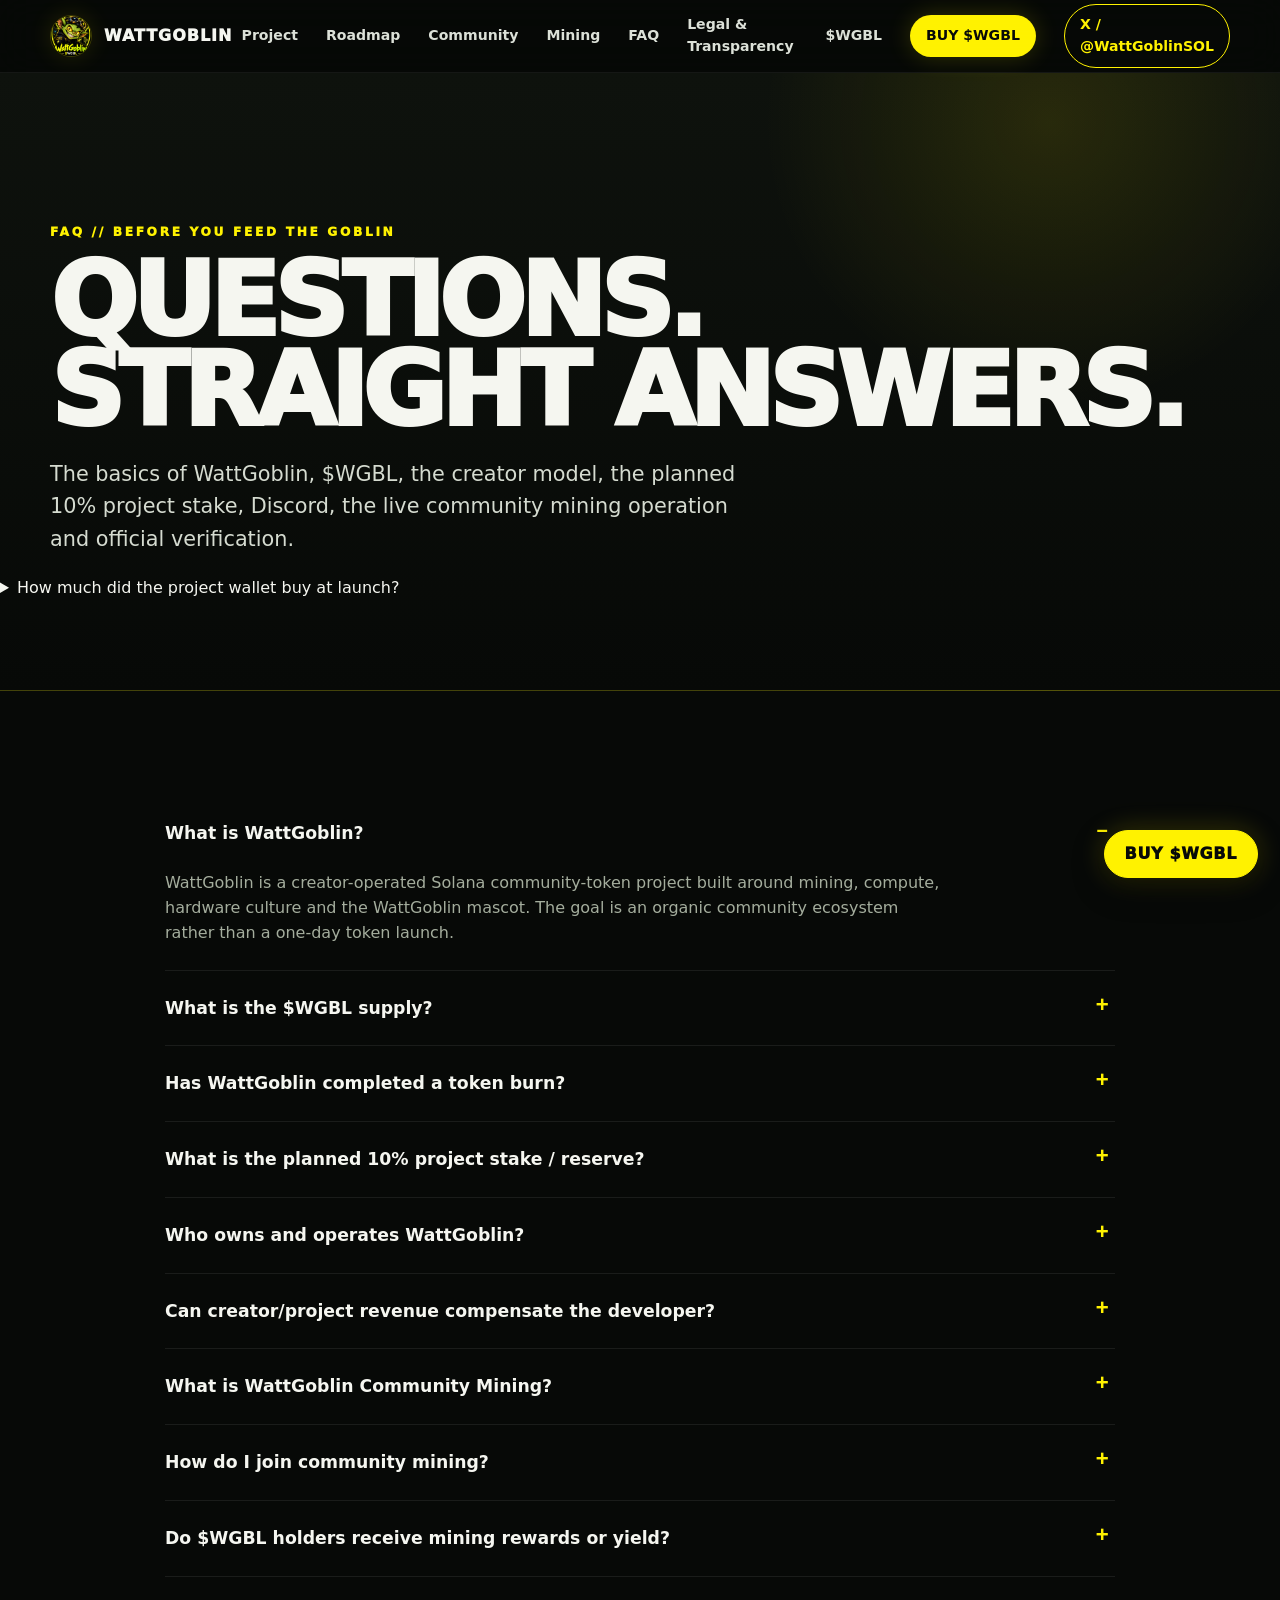
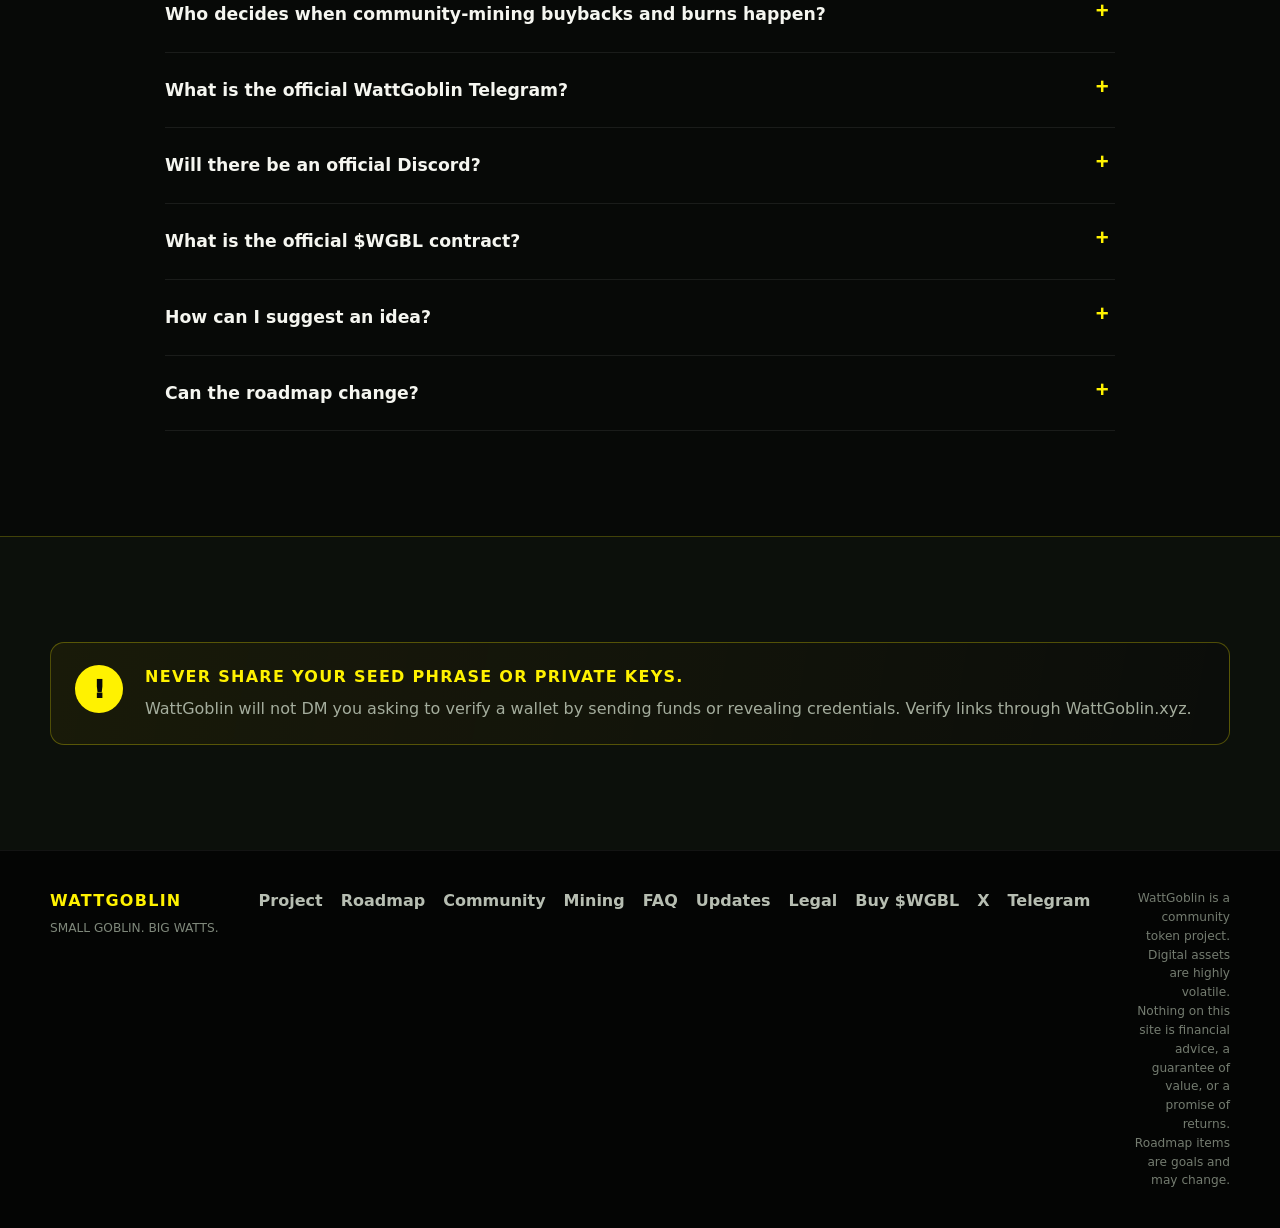
<file: faq.html>
<!doctype html>
<html lang="en">
<head>
<meta charset="utf-8">
<meta name="viewport" content="width=device-width, initial-scale=1">
<meta name="theme-color" content="#080a08">
<link rel="icon" type="image/png" href="assets/favicon.png">
<link rel="stylesheet" href="styles.css?v=19">
<script defer src="config.js?v=19"></script>
<script defer src="script.js?v=19"></script>
<meta name="description" content="WattGoblin FAQ — supply, project reserve, creator model, Discord, community mining pool, safety and launch verification.">
<title>FAQ | WattGoblin</title>
</head>
<body>
<div class="scanlines" aria-hidden="true"></div>
<header class="site-header">
  <div class="shell nav">
    <a class="brand" href="index.html"><img src="assets/favicon.png" alt=""><span>WATTGOBLIN</span></a>
    <nav class="nav-links" aria-label="Primary">
      <a href="project.html">Project</a>
      <a href="roadmap.html">Roadmap</a>
      <a href="community.html">Community</a>
      <a href="mining.html">Mining</a>
      <a href="faq.html">FAQ</a>
      <a href="legal.html">Legal & Transparency</a>
      <a href="index.html#token">$WGBL</a>
      <a class="buy-link" href="buy.html">BUY $WGBL</a>
      <a class="x-link" href="https://x.com/WattGoblinSOL" target="_blank" rel="noopener">X / @WattGoblinSOL</a>
    </nav>
  </div>
</header>

<main>
  <section class="page-hero faq-hero">
    <div class="shell">
      <div class="eyebrow">FAQ // BEFORE YOU FEED THE GOBLIN</div>
      <h1>QUESTIONS.<br>STRAIGHT ANSWERS.</h1>
      <p class="lede">The basics of WattGoblin, $WGBL, the creator model, the planned 10% project stake, Discord, the live community mining operation and official verification.</p>
    </div>
  <details><summary>How much did the project wallet buy at launch?</summary><p>The official project wallet spent $29.58 during creation and received 8,898,168.3486 $WGBL, approximately 0.8898% of the 1 billion-token genesis supply. The current disclosed project holding is 9,315,483.68 $WGBL, approximately 0.9325% of the current 999,000,000-token supply.</p></details>
  </section>

  <section class="section shell faq-list">
    <details open><summary>What is WattGoblin?</summary><p>WattGoblin is a creator-operated Solana community-token project built around mining, compute, hardware culture and the WattGoblin mascot. The goal is an organic community ecosystem rather than a one-day token launch.</p></details>
    <details><summary>What is the $WGBL supply?</summary><p>$WGBL launched with a genesis supply of 1,000,000,000 tokens on Solana through Pump.fun. Burn #001 permanently burned 1,000,000 $WGBL on October 4, 2026, reducing current on-chain supply to 999,000,000 $WGBL.</p></details>
    <details><summary>Has WattGoblin completed a token burn?</summary><p>Yes. Burn #001 permanently burned 1,000,000 $WGBL on October 4, 2026 using an SPL Token Program Burn instruction. The transaction finalized successfully at block 453,497,602. The current supply can be independently checked on <a href="https://solscan.io/token/FB2QBAbX5KQnVnWjFMyn6d7zNqXWVWqGey4CUm9Kpump" target="_blank" rel="noopener">Solscan</a>.</p></details>
    <details><summary>What is the planned 10% project stake / reserve?</summary><p>The project plans to establish and maintain a project-controlled position targeting 10% of total supply through creator-held tokens and planned purchases. With current supply at 999,000,000 $WGBL after Burn #001, the 10% current-supply equivalent is 99,900,000 $WGBL. Execution timing may vary. This is not a price floor or guaranteed market-support program.</p></details>
    <details><summary>Who owns and operates WattGoblin?</summary><p>WattGoblin is creator owned and currently operated by a one-person team. The creator works a regular day job, typically 5–7 days a week, and builds WattGoblin alongside that work. The team can expand if project growth and community needs justify it.</p></details>
    <details><summary>Can creator/project revenue compensate the developer?</summary><p>Yes. As disclosed on the Legal & Transparency page, creator/project revenue may compensate the developer for time, work and living expenses. Community-mining-pool rewards are specifically excluded from creator compensation.</p></details>
    <details><summary>What is WattGoblin Community Mining?</summary><p>It is a live public contribution-mining operation currently mining Quantus (QTC) through Kryptex Pool. Contributors point compatible mining software at the public WattGoblin mining identifier with a unique worker name. Community-mining rewards are reserved for the published $WGBL buyback/burn mechanism and are excluded from creator compensation.</p></details>
    <details><summary>How do I join community mining?</summary><p>Open the <a href="mining.html">Community Mining dashboard</a>. No WattGoblin email/password is required. Compatible miners connect directly to Kryptex using the public community mining identifier plus a unique worker name. Participation is contribution mining and does not create an individual payout claim.</p></details>
    <details><summary>Do $WGBL holders receive mining rewards or yield?</summary><p>No. Simply holding $WGBL does not create a right to mining-pool payouts, mining rewards, yield, dividends or revenue sharing.</p></details>
    <details><summary>Who decides when community-mining buybacks and burns happen?</summary><p>The policy is to use a published community process to set and announce buyback/burn timing rather than choosing it around short-term market moves. Completed actions will be added to the public mining ledger only after they occur and can be verified.</p></details>
    <details><summary>What is the official WattGoblin Telegram?</summary><p>The official WattGoblin Telegram community is <a href="https://t.me/wattgoblins" target="_blank" rel="noopener">@wattgoblin</a>. Verify the link through WattGoblin.xyz or @WattGoblinSOL and treat other WattGoblin Telegram groups as unofficial unless they are later added to the official-channel list.</p></details>
    <details><summary>Will there be an official Discord?</summary><p>Yes, an official WattGoblin Discord is planned. Until its verified link is published on WattGoblin.xyz and @WattGoblinSOL, treat every WattGoblin Discord as unofficial.</p></details>
    <details><summary>What is the official $WGBL contract?</summary><p>The verified Solana mint / contract is <code>FB2QBAbX5KQnVnWjFMyn6d7zNqXWVWqGey4CUm9Kpump</code>. Always match the full address against WattGoblin.xyz or @WattGoblinSOL before trading.</p></details>
    <details><summary>How can I suggest an idea?</summary><p>Use the Community Terminal on this site. The project is intentionally designed to collect community ideas and use real participation to guide future development.</p></details>
    <details><summary>Can the roadmap change?</summary><p>Yes. Roadmap items are project goals, not guaranteed deadlines. Material changes should be documented through the website, the transparency log and official X account.</p></details>
  </section>

  <section class="section faq-security">
    <div class="shell security-warning large">
      <div class="security-icon">!</div>
      <div>
        <strong>NEVER SHARE YOUR SEED PHRASE OR PRIVATE KEYS.</strong>
        <p>WattGoblin will not DM you asking to verify a wallet by sending funds or revealing credentials. Verify links through WattGoblin.xyz.</p>
      </div>
    </div>
  </section>
</main>

<footer class="site-footer">
  <div class="shell footer-grid">
    <div><strong>WATTGOBLIN</strong><div class="footer-tag">SMALL GOBLIN. BIG WATTS.</div></div>
    <div class="footer-links">
      <a href="project.html">Project</a><a href="roadmap.html">Roadmap</a><a href="community.html">Community</a>
      <a href="mining.html">Mining</a>
      <a href="faq.html">FAQ</a><a href="updates.html">Updates</a><a href="legal.html">Legal</a>
      <a href="buy.html">Buy $WGBL</a>
      <a href="https://x.com/WattGoblinSOL" target="_blank" rel="noopener">X</a>
      <a href="https://t.me/wattgoblins" target="_blank" rel="noopener">Telegram</a>
    </div>
    <p class="legal">WattGoblin is a community token project. Digital assets are highly volatile. Nothing on this site is financial advice, a guarantee of value, or a promise of returns. Roadmap items are goals and may change.</p>
  </div>
</footer>
  <a class="buy-fab" href="buy.html" aria-label="Buy WGBL on Pump.fun">BUY $WGBL</a>
</body>
</html>
</file>
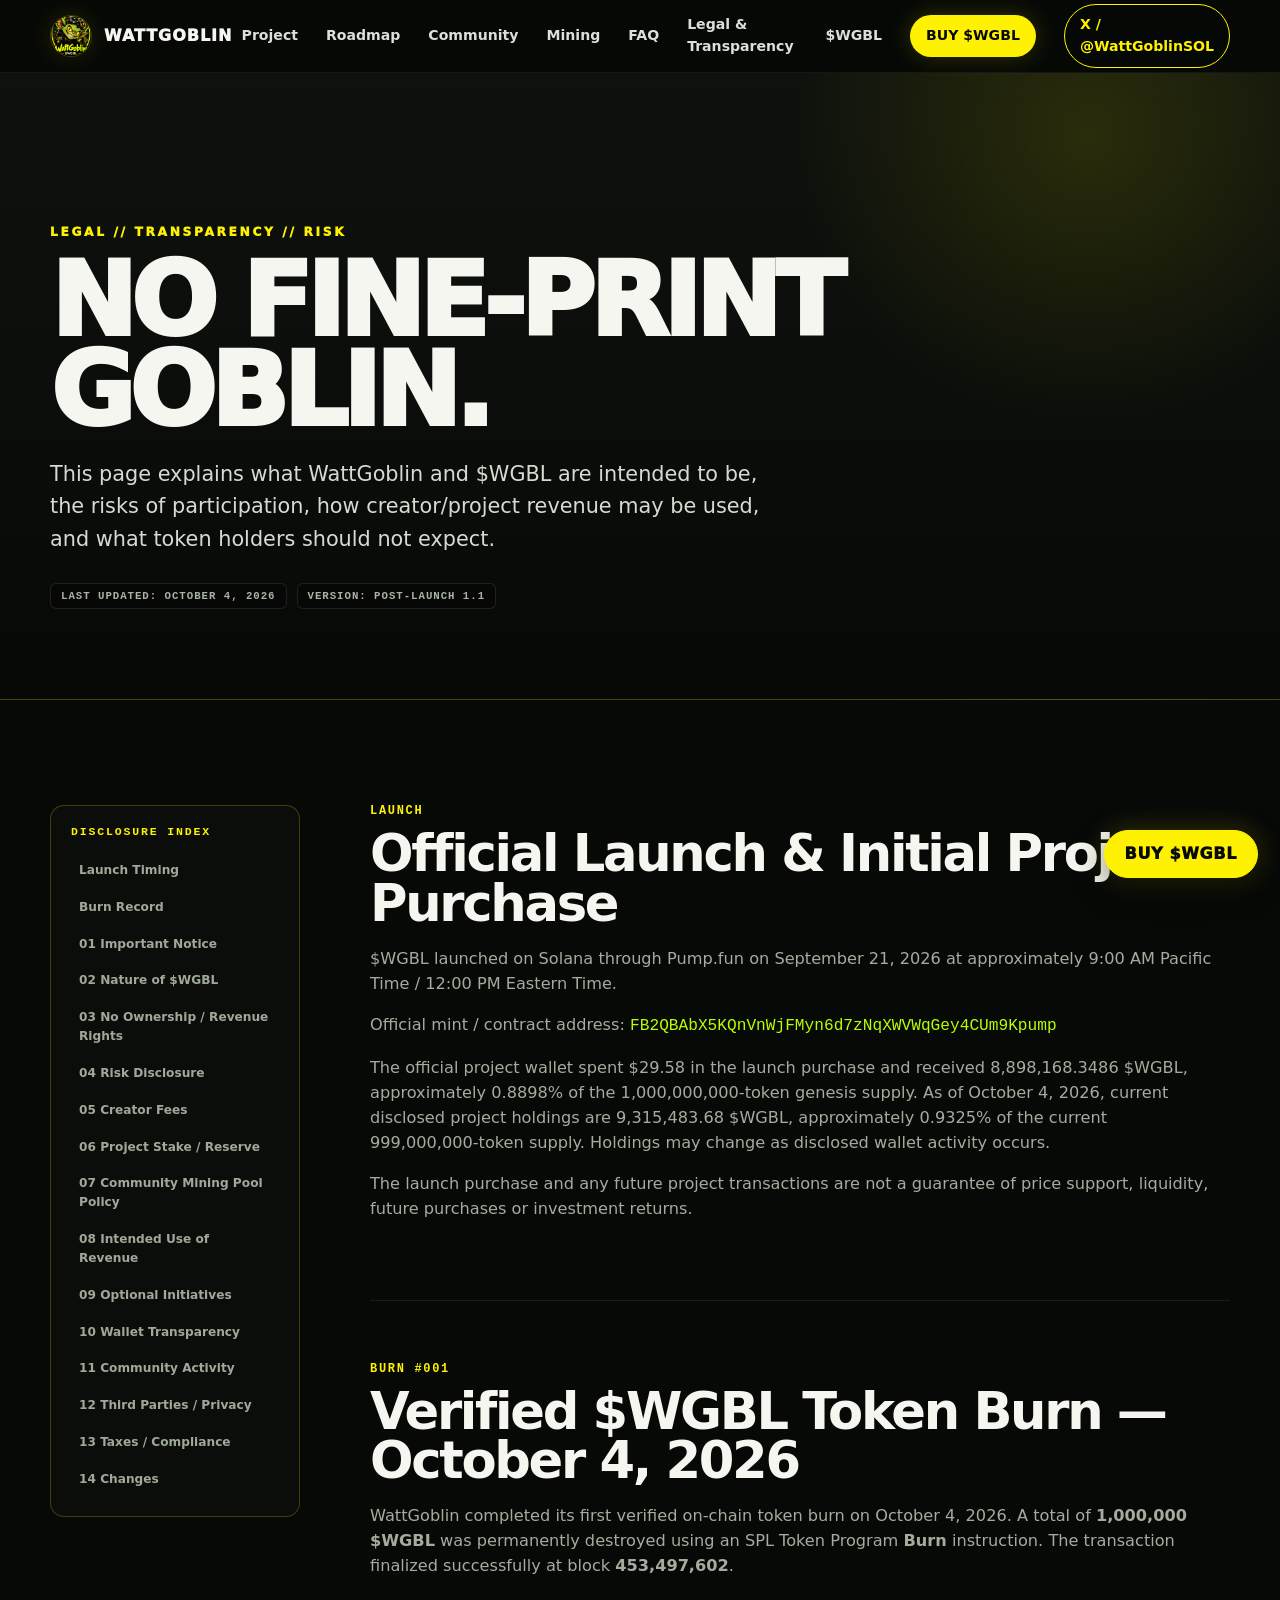
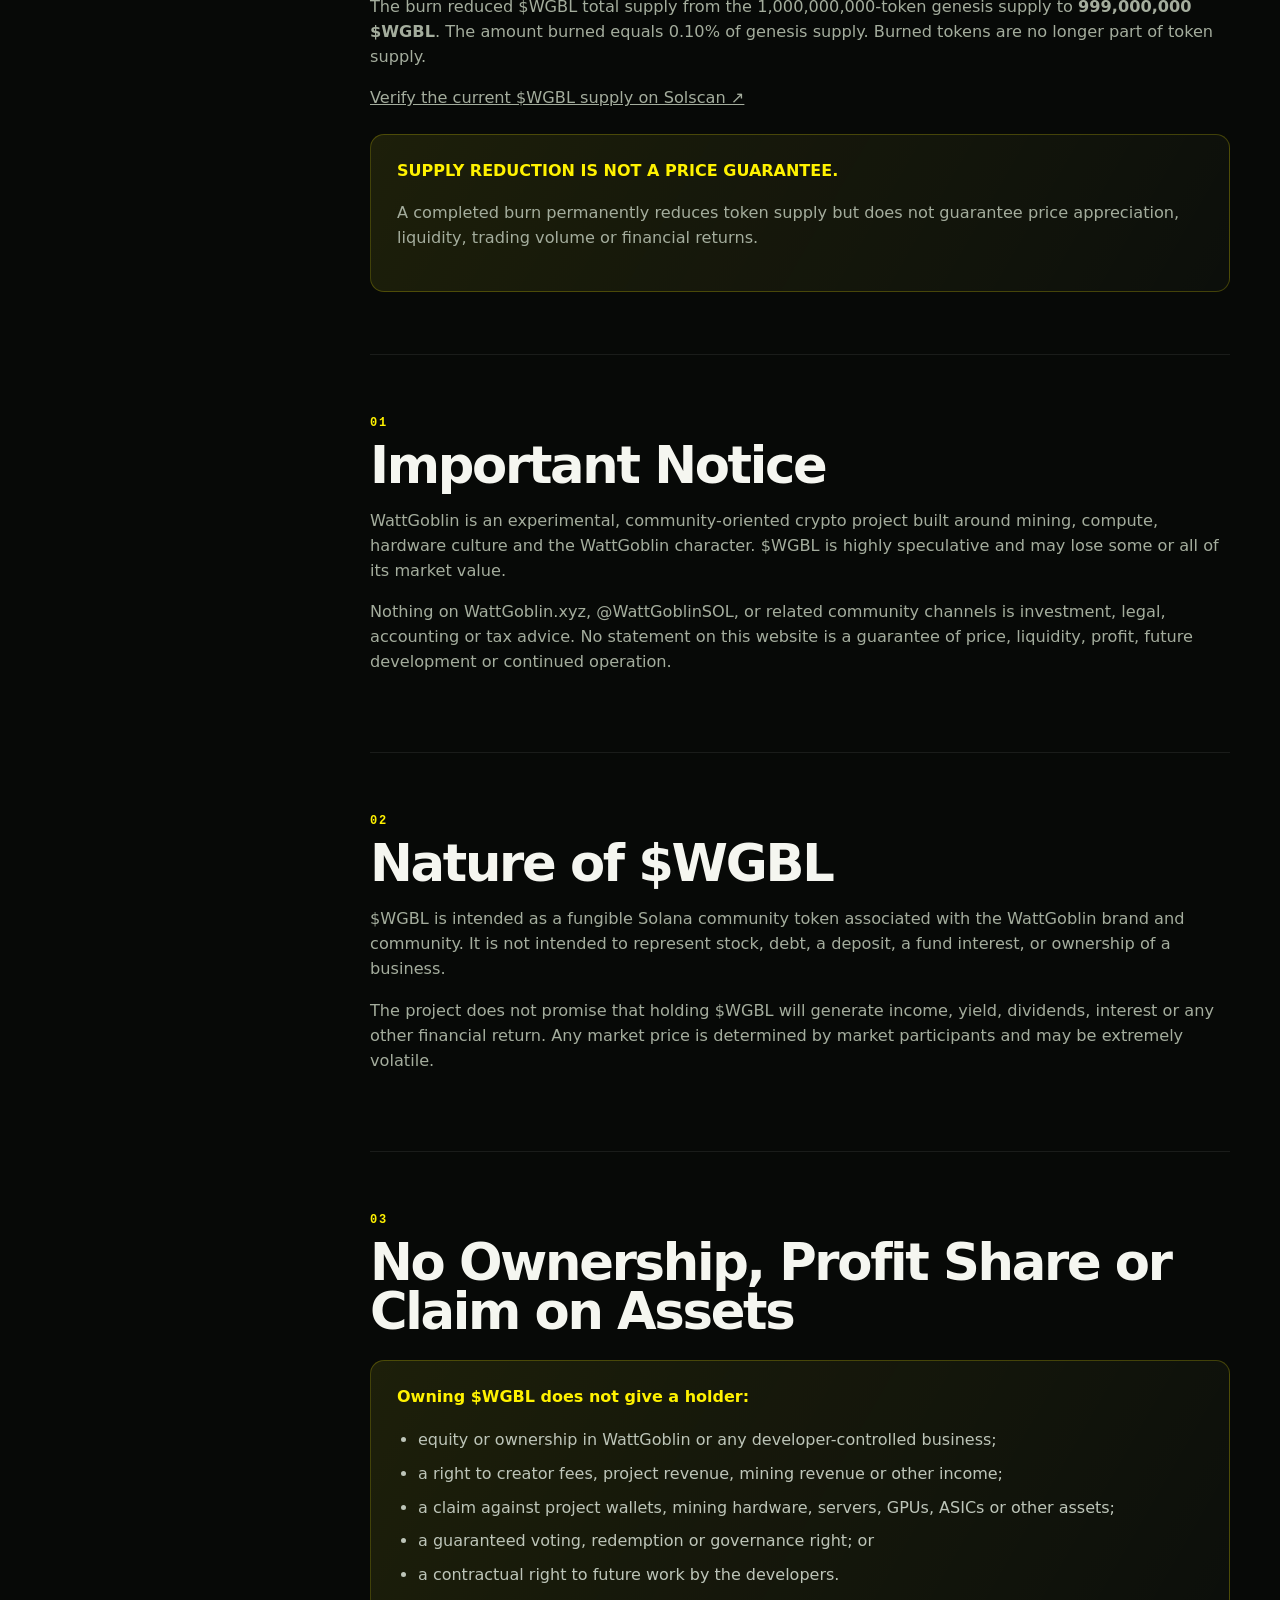
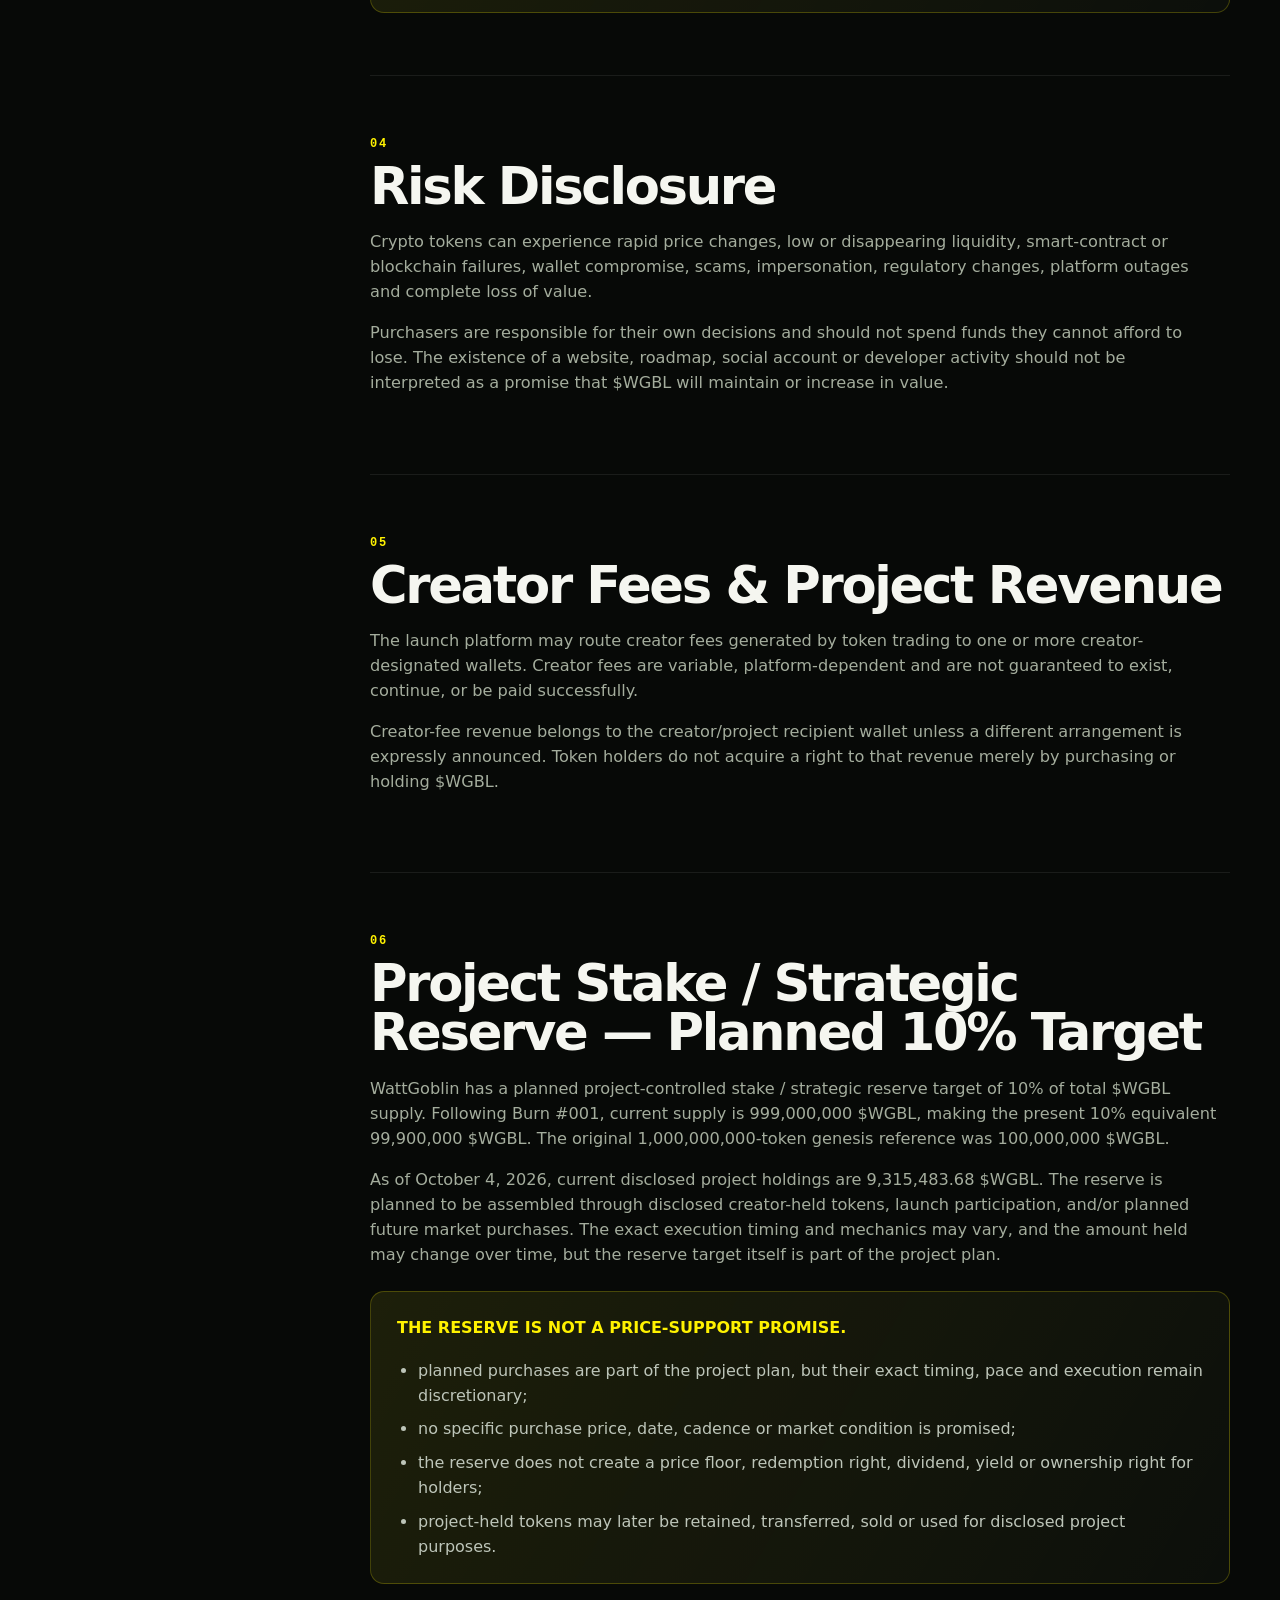
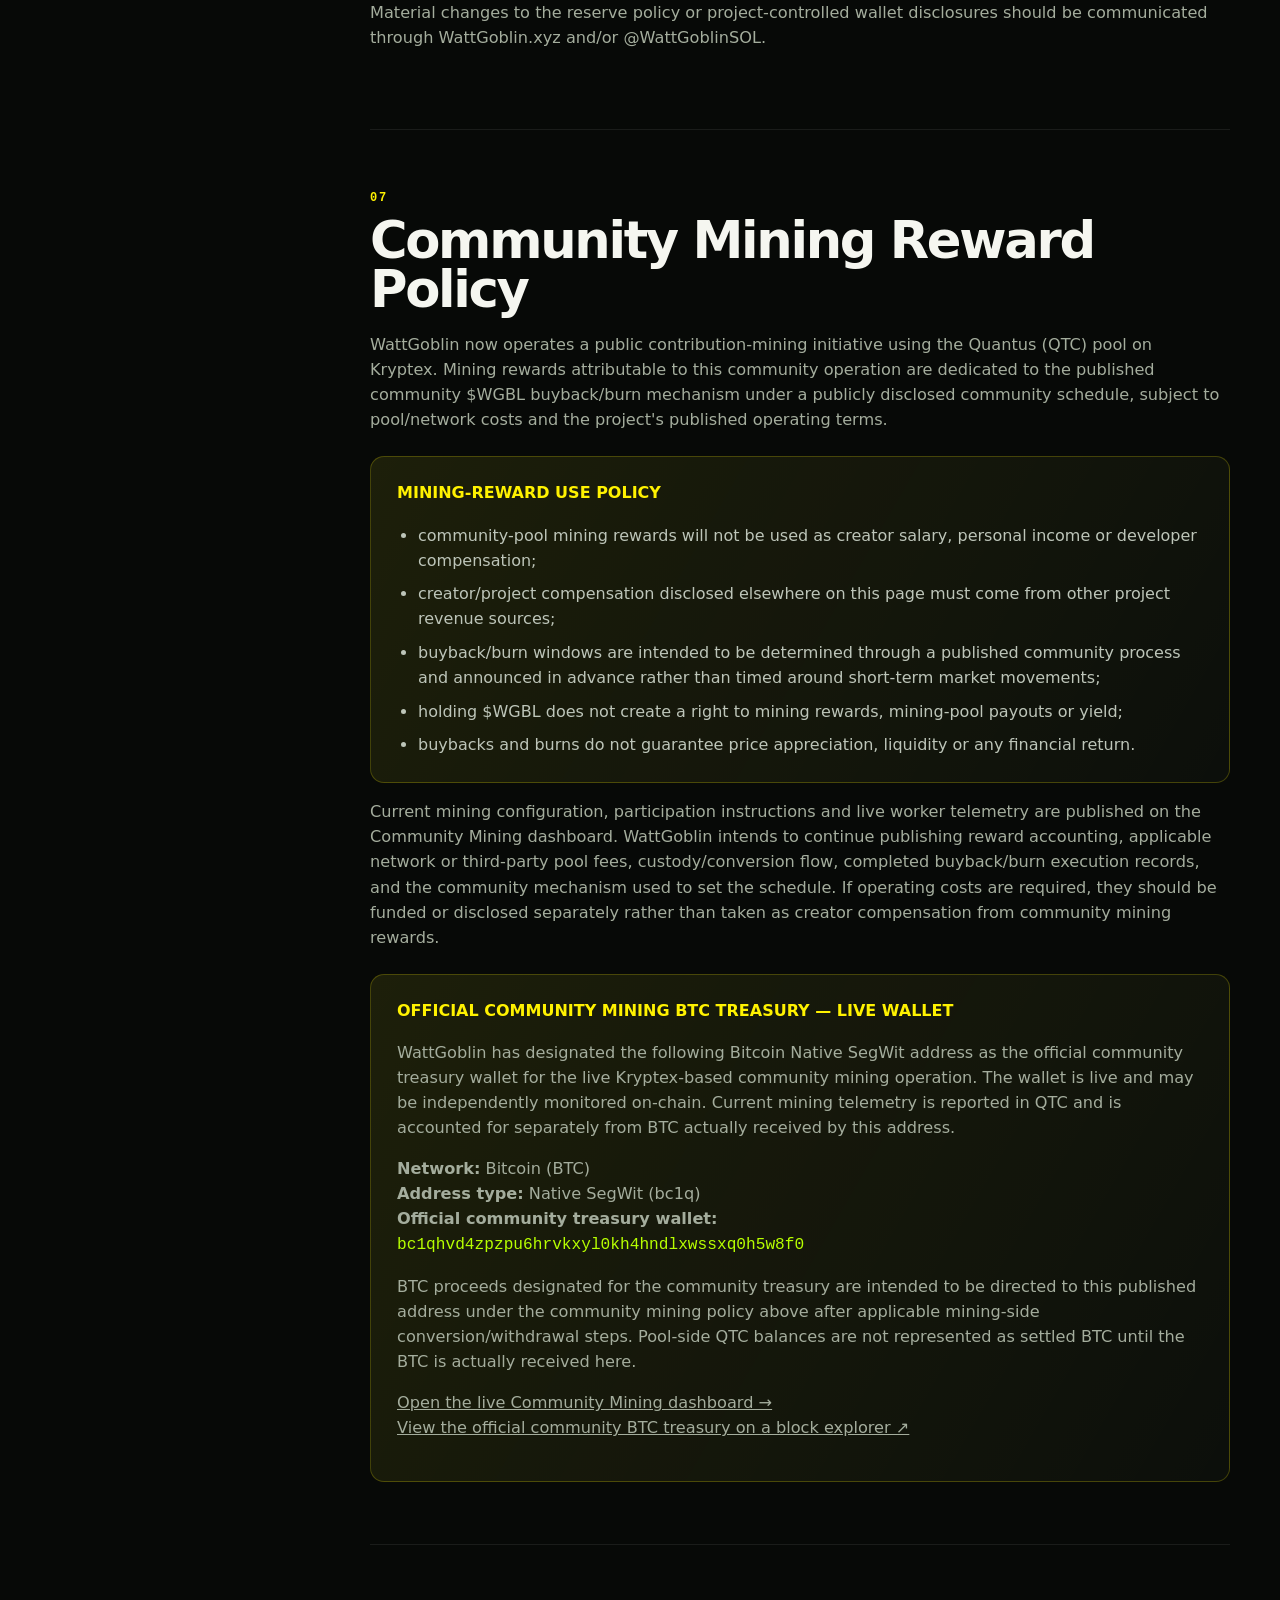
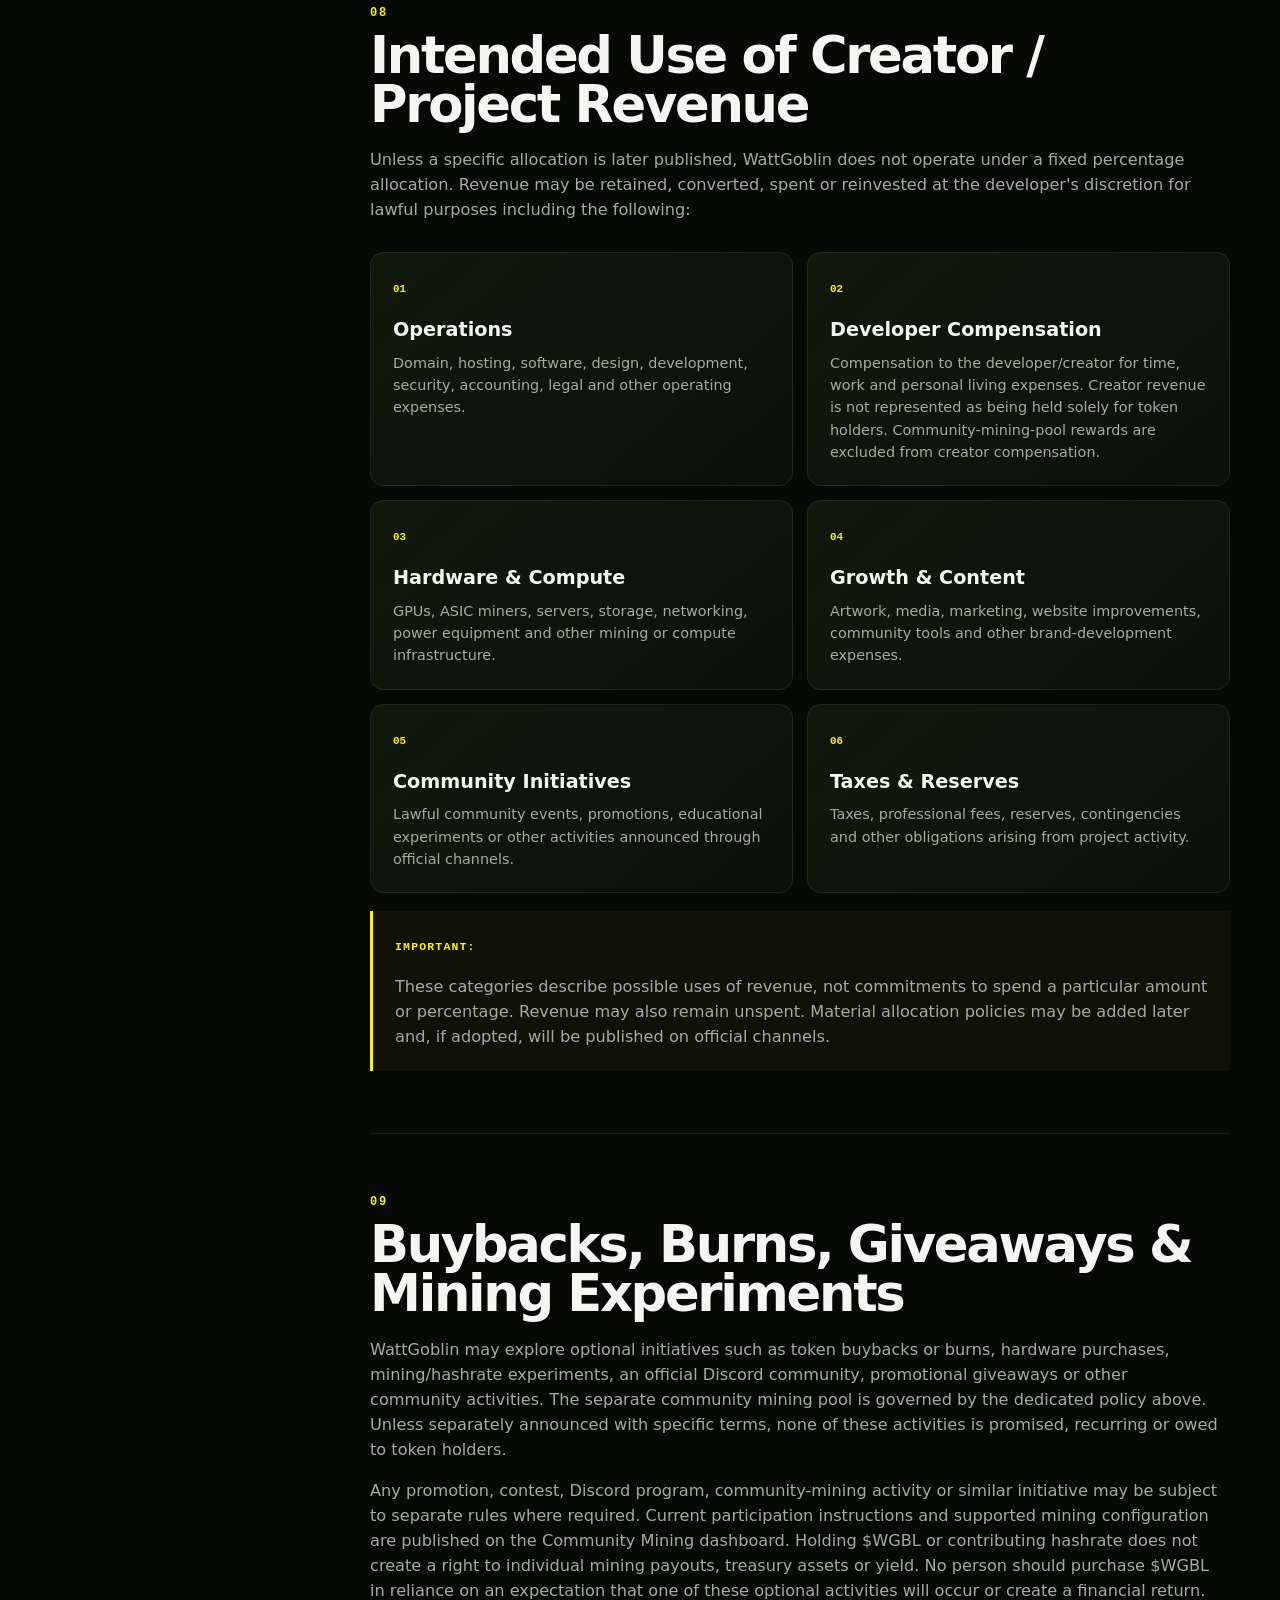
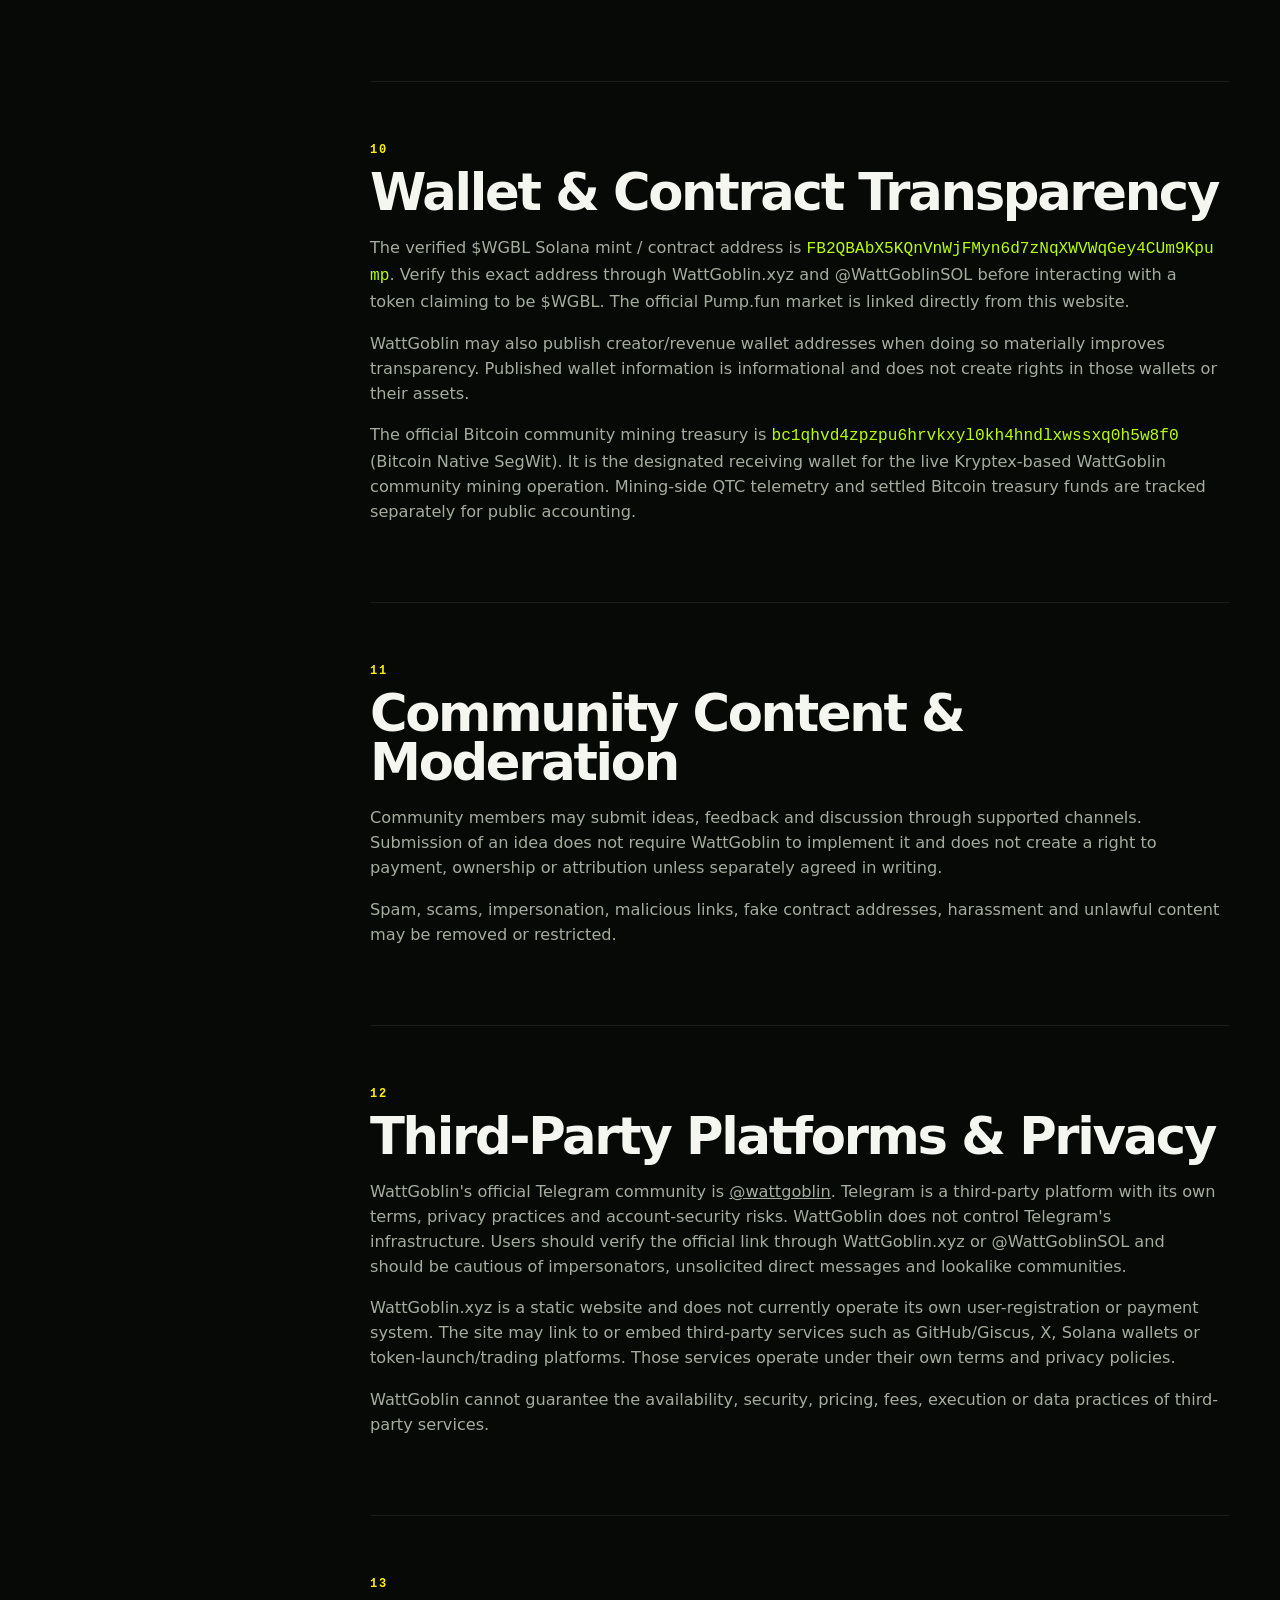
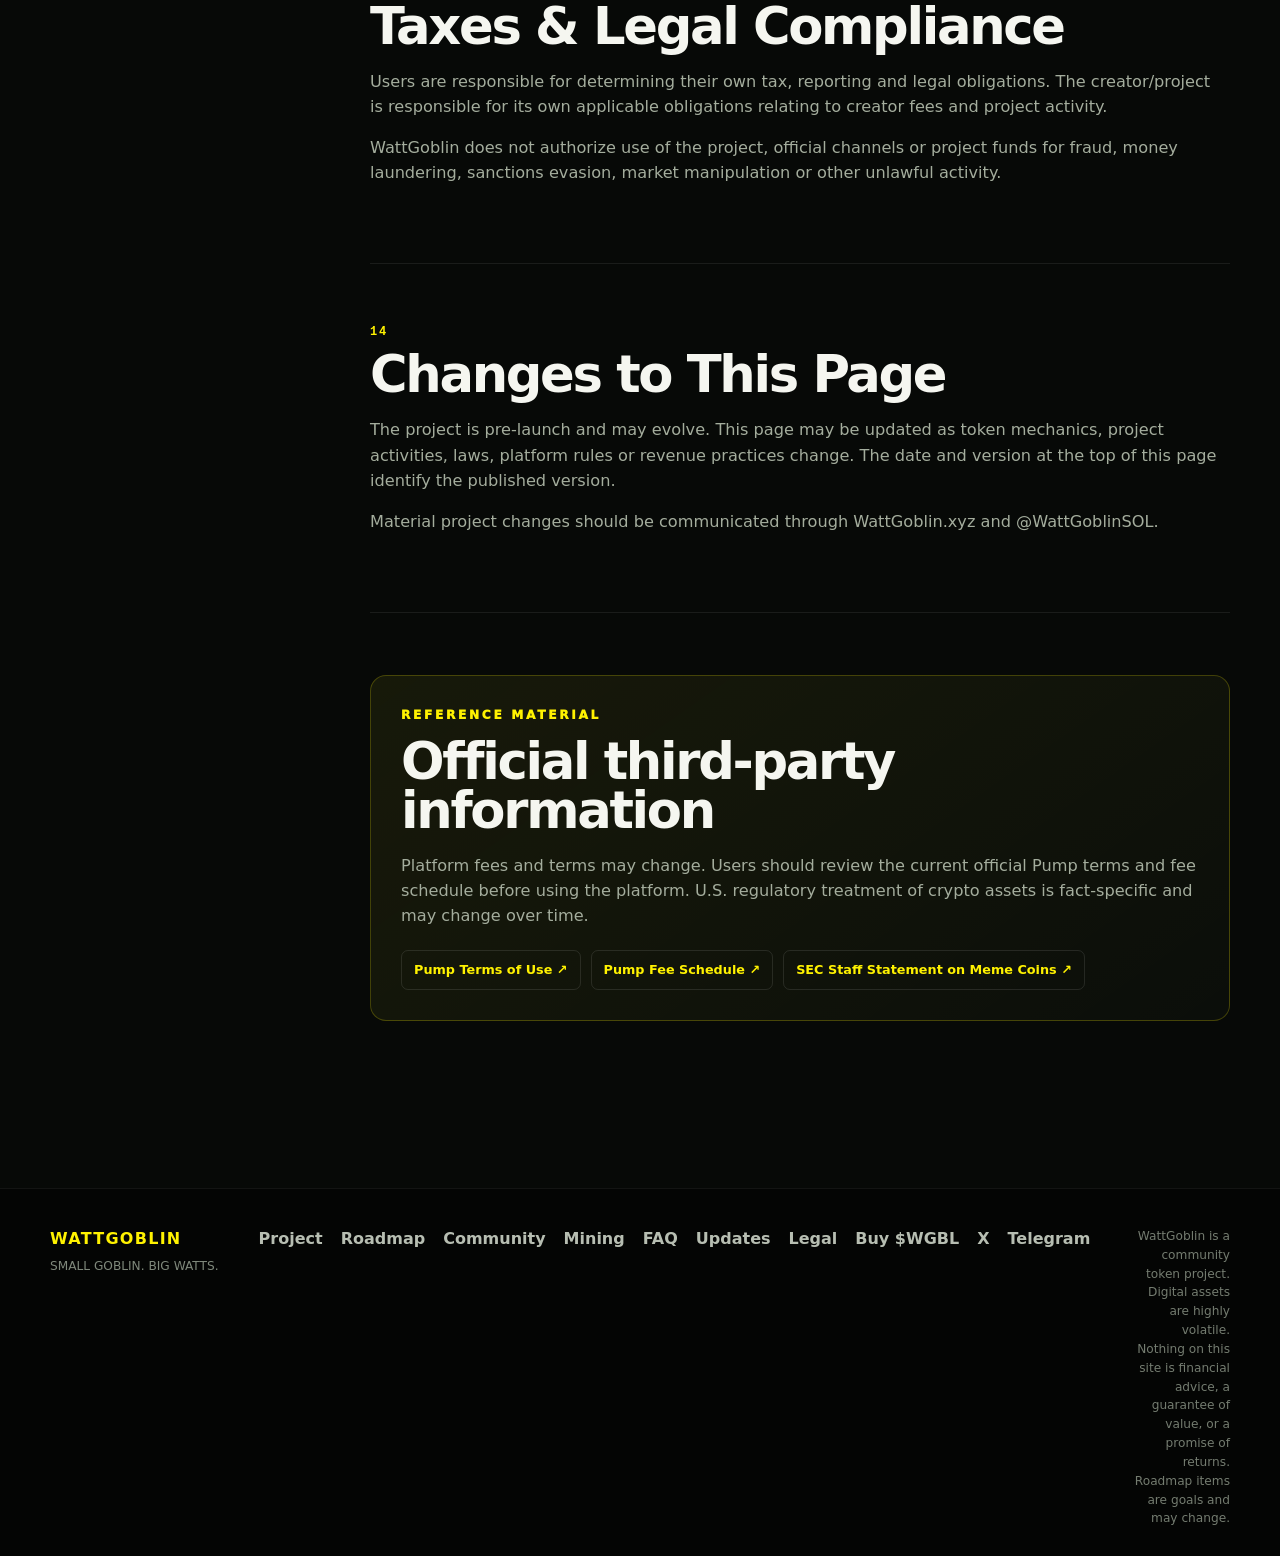
<file: legal.html>
<!doctype html>
<html lang="en">
<head>
<meta charset="utf-8">
<meta name="viewport" content="width=device-width, initial-scale=1">
<meta name="theme-color" content="#080a08">
<link rel="icon" type="image/png" href="assets/favicon.png">
<link rel="stylesheet" href="styles.css?v=19">
<script defer src="config.js?v=19"></script>
<script defer src="script.js?v=19"></script>
<meta name="description" content="WattGoblin legal disclosures, risk information, creator fee transparency, and intended uses of project revenue.">
<title>Legal & Transparency | WattGoblin</title>
</head>
<body>
<div class="scanlines" aria-hidden="true"></div>

<header class="site-header">
  <div class="shell nav">
    <a class="brand" href="index.html">
      <img src="assets/favicon.png" alt="">
      <span>WATTGOBLIN</span>
    </a>
    <nav class="nav-links" aria-label="Primary">
      <a href="project.html">Project</a>
      <a href="roadmap.html">Roadmap</a>
      <a href="community.html">Community</a>
      <a href="mining.html">Mining</a>
      <a href="faq.html">FAQ</a>
      <a href="legal.html">Legal & Transparency</a>
      <a href="index.html#token">$WGBL</a>
      <a class="buy-link" href="buy.html">BUY $WGBL</a>
      <a class="x-link" href="https://x.com/WattGoblinSOL" target="_blank" rel="noopener">X / @WattGoblinSOL</a>
    </nav>
  </div>
</header>

<main>
  <section class="page-hero legal-hero">
    <div class="shell">
      <div class="eyebrow">LEGAL // TRANSPARENCY // RISK</div>
      <h1>NO FINE-PRINT GOBLIN.</h1>
      <p class="lede">
        This page explains what WattGoblin and $WGBL are intended to be, the risks of participation,
        how creator/project revenue may be used, and what token holders should not expect.
      </p>
      <div class="legal-meta">
        <span>LAST UPDATED: OCTOBER 4, 2026</span>
        <span>VERSION: POST-LAUNCH 1.1</span>
      </div>
    </div>
  </section>

  <section class="section shell legal-layout">
    <aside class="legal-toc">
      <div class="terminal-code">DISCLOSURE INDEX</div>
      <a href="#launch">Launch Timing</a>
      <a href="#burn-record">Burn Record</a>
      <a href="#important">01 Important Notice</a>
      <a href="#nature">02 Nature of $WGBL</a>
      <a href="#rights">03 No Ownership / Revenue Rights</a>
      <a href="#risk">04 Risk Disclosure</a>
      <a href="#fees">05 Creator Fees</a>
      <a href="#reserve">06 Project Stake / Reserve</a>
      <a href="#pool">07 Community Mining Pool Policy</a>
      <a href="#use">08 Intended Use of Revenue</a>
      <a href="#optional">09 Optional Initiatives</a>
      <a href="#wallets">10 Wallet Transparency</a>
      <a href="#community">11 Community Activity</a>
      <a href="#thirdparty">12 Third Parties / Privacy</a>
      <a href="#tax">13 Taxes / Compliance</a>
      <a href="#changes">14 Changes</a>
    </aside>

    <div class="legal-copy">
      
      <section id="launch" class="legal-section">
        <div class="legal-number">LAUNCH</div>
        <h2>Official Launch & Initial Project Purchase</h2>
        <p>
          $WGBL launched on Solana through Pump.fun on September 21, 2026 at approximately
          9:00 AM Pacific Time / 12:00 PM Eastern Time.
        </p>
        <p>
          Official mint / contract address:
          <code class="legal-mint">FB2QBAbX5KQnVnWjFMyn6d7zNqXWVWqGey4CUm9Kpump</code>
        </p>
        <p>
          The official project wallet spent $29.58 in the launch purchase and received
          8,898,168.3486 $WGBL, approximately 0.8898% of the 1,000,000,000-token genesis supply.
          As of October 4, 2026, current disclosed project holdings are 9,315,483.68 $WGBL, approximately
          0.9325% of the current 999,000,000-token supply. Holdings may change as disclosed wallet activity occurs.
        </p>
        <p>
          The launch purchase and any future project transactions are not a guarantee of price support,
          liquidity, future purchases or investment returns.
        </p>
      </section>

      <section id="burn-record" class="legal-section">
        <div class="legal-number">BURN #001</div>
        <h2>Verified $WGBL Token Burn — October 4, 2026</h2>
        <p>WattGoblin completed its first verified on-chain token burn on October 4, 2026. A total of <strong>1,000,000 $WGBL</strong> was permanently destroyed using an SPL Token Program <strong>Burn</strong> instruction. The transaction finalized successfully at block <strong>453,497,602</strong>.</p>
        <p>The burn reduced $WGBL total supply from the 1,000,000,000-token genesis supply to <strong>999,000,000 $WGBL</strong>. The amount burned equals 0.10% of genesis supply. Burned tokens are no longer part of token supply.</p>
        <p><a href="https://solscan.io/token/FB2QBAbX5KQnVnWjFMyn6d7zNqXWVWqGey4CUm9Kpump" target="_blank" rel="noopener">Verify the current $WGBL supply on Solscan ↗</a></p>
        <div class="warning-box">
          <strong>SUPPLY REDUCTION IS NOT A PRICE GUARANTEE.</strong>
          <p>A completed burn permanently reduces token supply but does not guarantee price appreciation, liquidity, trading volume or financial returns.</p>
        </div>
      </section>

      <section id="important" class="legal-section">
        <div class="legal-number">01</div>
        <h2>Important Notice</h2>
        <p>
          WattGoblin is an experimental, community-oriented crypto project built around mining,
          compute, hardware culture and the WattGoblin character. $WGBL is highly speculative and
          may lose some or all of its market value.
        </p>
        <p>
          Nothing on WattGoblin.xyz, @WattGoblinSOL, or related community channels is investment,
          legal, accounting or tax advice. No statement on this website is a guarantee of price,
          liquidity, profit, future development or continued operation.
        </p>
      </section>

      <section id="nature" class="legal-section">
        <div class="legal-number">02</div>
        <h2>Nature of $WGBL</h2>
        <p>
          $WGBL is intended as a fungible Solana community token associated with the WattGoblin
          brand and community. It is not intended to represent stock, debt, a deposit, a fund
          interest, or ownership of a business.
        </p>
        <p>
          The project does not promise that holding $WGBL will generate income, yield, dividends,
          interest or any other financial return. Any market price is determined by market
          participants and may be extremely volatile.
        </p>
      </section>

      <section id="rights" class="legal-section">
        <div class="legal-number">03</div>
        <h2>No Ownership, Profit Share or Claim on Assets</h2>
        <div class="warning-box">
          <strong>Owning $WGBL does not give a holder:</strong>
          <ul>
            <li>equity or ownership in WattGoblin or any developer-controlled business;</li>
            <li>a right to creator fees, project revenue, mining revenue or other income;</li>
            <li>a claim against project wallets, mining hardware, servers, GPUs, ASICs or other assets;</li>
            <li>a guaranteed voting, redemption or governance right; or</li>
            <li>a contractual right to future work by the developers.</li>
          </ul>
        </div>
      </section>

      <section id="risk" class="legal-section">
        <div class="legal-number">04</div>
        <h2>Risk Disclosure</h2>
        <p>
          Crypto tokens can experience rapid price changes, low or disappearing liquidity,
          smart-contract or blockchain failures, wallet compromise, scams, impersonation,
          regulatory changes, platform outages and complete loss of value.
        </p>
        <p>
          Purchasers are responsible for their own decisions and should not spend funds they
          cannot afford to lose. The existence of a website, roadmap, social account or developer
          activity should not be interpreted as a promise that $WGBL will maintain or increase in value.
        </p>
      </section>

      <section id="fees" class="legal-section">
        <div class="legal-number">05</div>
        <h2>Creator Fees & Project Revenue</h2>
        <p>
          The launch platform may route creator fees generated by token trading to one or more
          creator-designated wallets. Creator fees are variable, platform-dependent and are not
          guaranteed to exist, continue, or be paid successfully.
        </p>
        <p>
          Creator-fee revenue belongs to the creator/project recipient wallet unless a different
          arrangement is expressly announced. Token holders do not acquire a right to that revenue
          merely by purchasing or holding $WGBL.
        </p>
      </section>


      <section id="reserve" class="legal-section">
        <div class="legal-number">06</div>
        <h2>Project Stake / Strategic Reserve — Planned 10% Target</h2>
        <p>WattGoblin has a planned project-controlled stake / strategic reserve target of 10% of total $WGBL supply. Following Burn #001, current supply is 999,000,000 $WGBL, making the present 10% equivalent 99,900,000 $WGBL. The original 1,000,000,000-token genesis reference was 100,000,000 $WGBL.</p>
        <p>As of October 4, 2026, current disclosed project holdings are 9,315,483.68 $WGBL. The reserve is planned to be assembled through disclosed creator-held tokens, launch participation, and/or planned future market purchases. The exact execution timing and mechanics may vary, and the amount held may change over time, but the reserve target itself is part of the project plan.</p>
        <div class="warning-box">
          <strong>THE RESERVE IS NOT A PRICE-SUPPORT PROMISE.</strong>
          <ul>
            <li>planned purchases are part of the project plan, but their exact timing, pace and execution remain discretionary;</li>
            <li>no specific purchase price, date, cadence or market condition is promised;</li>
            <li>the reserve does not create a price floor, redemption right, dividend, yield or ownership right for holders;</li>
            <li>project-held tokens may later be retained, transferred, sold or used for disclosed project purposes.</li>
          </ul>
        </div>
        <p>Material changes to the reserve policy or project-controlled wallet disclosures should be communicated through WattGoblin.xyz and/or @WattGoblinSOL.</p>
      </section>


      <section id="pool" class="legal-section">
        <div class="legal-number">07</div>
        <h2>Community Mining Reward Policy</h2>
        <p>
          WattGoblin now operates a public contribution-mining initiative using the Quantus (QTC) pool on Kryptex.
          Mining rewards attributable to this community operation are dedicated to the published community
          $WGBL buyback/burn mechanism under a publicly disclosed community schedule, subject to pool/network
          costs and the project's published operating terms.
        </p>
        <div class="warning-box">
          <strong>MINING-REWARD USE POLICY</strong>
          <ul>
            <li>community-pool mining rewards will not be used as creator salary, personal income or developer compensation;</li>
            <li>creator/project compensation disclosed elsewhere on this page must come from other project revenue sources;</li>
            <li>buyback/burn windows are intended to be determined through a published community process and announced in advance rather than timed around short-term market movements;</li>
            <li>holding $WGBL does not create a right to mining rewards, mining-pool payouts or yield;</li>
            <li>buybacks and burns do not guarantee price appreciation, liquidity or any financial return.</li>
          </ul>
        </div>
        <p>
          Current mining configuration, participation instructions and live worker telemetry are published on the
          Community Mining dashboard. WattGoblin intends to continue publishing reward accounting, applicable
          network or third-party pool fees, custody/conversion flow, completed buyback/burn execution records, and
          the community mechanism used to set the schedule. If operating costs are required, they should be funded
          or disclosed separately rather than taken as creator compensation from community mining rewards.
        </p>

        <div class="warning-box">
          <strong>OFFICIAL COMMUNITY MINING BTC TREASURY — LIVE WALLET</strong>
          <p>
            WattGoblin has designated the following Bitcoin Native SegWit address as the official
            community treasury wallet for the live Kryptex-based community mining operation.
            The wallet is live and may be independently monitored on-chain. Current mining telemetry
            is reported in QTC and is accounted for separately from BTC actually received by this address.
          </p>
          <p><strong>Network:</strong> Bitcoin (BTC)<br>
          <strong>Address type:</strong> Native SegWit (bc1q)<br>
          <strong>Official community treasury wallet:</strong><br>
          <code class="legal-mint">bc1qhvd4zpzpu6hrvkxyl0kh4hndlxwssxq0h5w8f0</code></p>
          <p>
            BTC proceeds designated for the community treasury are intended to be directed to this published
            address under the community mining policy above after applicable mining-side conversion/withdrawal
            steps. Pool-side QTC balances are not represented as settled BTC until the BTC is actually received here.
          </p>
          <p><a href="mining.html">Open the live Community Mining dashboard →</a><br><a href="https://mempool.space/address/bc1qhvd4zpzpu6hrvkxyl0kh4hndlxwssxq0h5w8f0" target="_blank" rel="noopener">View the official community BTC treasury on a block explorer ↗</a></p>
        </div>
      </section>

      <section id="use" class="legal-section revenue-section">
        <div class="legal-number">08</div>
        <h2>Intended Use of Creator / Project Revenue</h2>
        <p>
          Unless a specific allocation is later published, WattGoblin does not operate under a fixed
          percentage allocation. Revenue may be retained, converted, spent or reinvested at the
          developer's discretion for lawful purposes including the following:
        </p>

        <div class="use-grid">
          <article>
            <span>01</span>
            <h3>Operations</h3>
            <p>Domain, hosting, software, design, development, security, accounting, legal and other operating expenses.</p>
          </article>
          <article>
            <span>02</span>
            <h3>Developer Compensation</h3>
            <p>Compensation to the developer/creator for time, work and personal living expenses. Creator revenue is not represented as being held solely for token holders. Community-mining-pool rewards are excluded from creator compensation.</p>
          </article>
          <article>
            <span>03</span>
            <h3>Hardware & Compute</h3>
            <p>GPUs, ASIC miners, servers, storage, networking, power equipment and other mining or compute infrastructure.</p>
          </article>
          <article>
            <span>04</span>
            <h3>Growth & Content</h3>
            <p>Artwork, media, marketing, website improvements, community tools and other brand-development expenses.</p>
          </article>
          <article>
            <span>05</span>
            <h3>Community Initiatives</h3>
            <p>Lawful community events, promotions, educational experiments or other activities announced through official channels.</p>
          </article>
          <article>
            <span>06</span>
            <h3>Taxes & Reserves</h3>
            <p>Taxes, professional fees, reserves, contingencies and other obligations arising from project activity.</p>
          </article>
        </div>

        <div class="revenue-notice">
          <strong>IMPORTANT:</strong>
          <p>
            These categories describe possible uses of revenue, not commitments to spend a particular
            amount or percentage. Revenue may also remain unspent. Material allocation policies may be
            added later and, if adopted, will be published on official channels.
          </p>
        </div>
      </section>

      <section id="optional" class="legal-section">
        <div class="legal-number">09</div>
        <h2>Buybacks, Burns, Giveaways & Mining Experiments</h2>
        <p>
          WattGoblin may explore optional initiatives such as token buybacks or burns, hardware
          purchases, mining/hashrate experiments, an official Discord community, promotional giveaways or other community activities. The separate community mining pool is governed by the dedicated policy above.
          Unless separately announced with specific terms, none of these activities is promised,
          recurring or owed to token holders.
        </p>
        <p>
          Any promotion, contest, Discord program, community-mining activity or similar initiative may be subject to separate rules where required. Current participation instructions and supported mining configuration are published on the Community Mining dashboard. Holding $WGBL or contributing hashrate does not create a right to individual mining payouts, treasury assets or yield.
          No person should purchase $WGBL in reliance on an expectation that one of these optional activities will occur or create a financial return.
        </p>
      </section>

      <section id="wallets" class="legal-section">
        <div class="legal-number">10</div>
        <h2>Wallet & Contract Transparency</h2>
        <p>
          The verified $WGBL Solana mint / contract address is
          <code class="legal-mint">FB2QBAbX5KQnVnWjFMyn6d7zNqXWVWqGey4CUm9Kpump</code>.
          Verify this exact address through WattGoblin.xyz and @WattGoblinSOL before interacting with a token claiming to be $WGBL.
          The official Pump.fun market is linked directly from this website.
        </p>
        <p>
          WattGoblin may also publish creator/revenue wallet addresses when doing so materially improves
          transparency. Published wallet information is informational and does not create rights in those
          wallets or their assets.
        </p>
        <p>
          The official Bitcoin community mining treasury is <code class="legal-mint">bc1qhvd4zpzpu6hrvkxyl0kh4hndlxwssxq0h5w8f0</code>
          (Bitcoin Native SegWit). It is the designated receiving wallet for the live Kryptex-based
          WattGoblin community mining operation. Mining-side QTC telemetry and settled Bitcoin treasury
          funds are tracked separately for public accounting.
        </p>
      </section>

      <section id="community" class="legal-section">
        <div class="legal-number">11</div>
        <h2>Community Content & Moderation</h2>
        <p>
          Community members may submit ideas, feedback and discussion through supported channels.
          Submission of an idea does not require WattGoblin to implement it and does not create a right
          to payment, ownership or attribution unless separately agreed in writing.
        </p>
        <p>
          Spam, scams, impersonation, malicious links, fake contract addresses, harassment and unlawful
          content may be removed or restricted.
        </p>
      </section>

      <section id="thirdparty" class="legal-section">
        <div class="legal-number">12</div>
        <h2>Third-Party Platforms & Privacy</h2>
        <p>
          WattGoblin's official Telegram community is <a href="https://t.me/wattgoblins" target="_blank" rel="noopener">@wattgoblin</a>.
          Telegram is a third-party platform with its own terms, privacy practices and account-security risks.
          WattGoblin does not control Telegram's infrastructure. Users should verify the official link through
          WattGoblin.xyz or @WattGoblinSOL and should be cautious of impersonators, unsolicited direct messages
          and lookalike communities.
        </p>
        <p>
          WattGoblin.xyz is a static website and does not currently operate its own user-registration
          or payment system. The site may link to or embed third-party services such as GitHub/Giscus,
          X, Solana wallets or token-launch/trading platforms. Those services operate under their own
          terms and privacy policies.
        </p>
        <p>
          WattGoblin cannot guarantee the availability, security, pricing, fees, execution or data
          practices of third-party services.
        </p>
      </section>

      <section id="tax" class="legal-section">
        <div class="legal-number">13</div>
        <h2>Taxes & Legal Compliance</h2>
        <p>
          Users are responsible for determining their own tax, reporting and legal obligations.
          The creator/project is responsible for its own applicable obligations relating to creator
          fees and project activity.
        </p>
        <p>
          WattGoblin does not authorize use of the project, official channels or project funds for
          fraud, money laundering, sanctions evasion, market manipulation or other unlawful activity.
        </p>
      </section>

      <section id="changes" class="legal-section">
        <div class="legal-number">14</div>
        <h2>Changes to This Page</h2>
        <p>
          The project is pre-launch and may evolve. This page may be updated as token mechanics,
          project activities, laws, platform rules or revenue practices change. The date and version
          at the top of this page identify the published version.
        </p>
        <p>
          Material project changes should be communicated through WattGoblin.xyz and @WattGoblinSOL.
        </p>
      </section>

      <section class="legal-section source-box">
        <div class="eyebrow">REFERENCE MATERIAL</div>
        <h2>Official third-party information</h2>
        <p>
          Platform fees and terms may change. Users should review the current official Pump terms and
          fee schedule before using the platform. U.S. regulatory treatment of crypto assets is
          fact-specific and may change over time.
        </p>
        <div class="source-links">
          <a href="https://pump.fun/docs/terms-and-conditions" target="_blank" rel="noopener">Pump Terms of Use ↗</a>
          <a href="https://pump.fun/docs/fees" target="_blank" rel="noopener">Pump Fee Schedule ↗</a>
          <a href="https://www.sec.gov/newsroom/speeches-statements/staff-statement-meme-coins" target="_blank" rel="noopener">SEC Staff Statement on Meme Coins ↗</a>
        </div>
      </section>
    </div>
  </section>
</main>

<footer class="site-footer">
  <div class="shell footer-grid">
    <div>
      <strong>WATTGOBLIN</strong>
      <div class="footer-tag">SMALL GOBLIN. BIG WATTS.</div>
    </div>
    <div class="footer-links">
      <a href="project.html">Project</a>
      <a href="roadmap.html">Roadmap</a>
      <a href="community.html">Community</a>
      <a href="mining.html">Mining</a>
      <a href="faq.html">FAQ</a>
      <a href="updates.html">Updates</a>
      <a href="legal.html">Legal</a>
      <a href="buy.html">Buy $WGBL</a>
      <a href="https://x.com/WattGoblinSOL" target="_blank" rel="noopener">X</a>
      <a href="https://t.me/wattgoblins" target="_blank" rel="noopener">Telegram</a>
    </div>
    <p class="legal">
      WattGoblin is a community token project. Digital assets are highly volatile.
      Nothing on this site is financial advice, a guarantee of value, or a promise of returns.
      Roadmap items are goals and may change.
    </p>
  </div>
</footer>
  <a class="buy-fab" href="buy.html" aria-label="Buy WGBL on Pump.fun">BUY $WGBL</a>
</body>
</html>
</file>
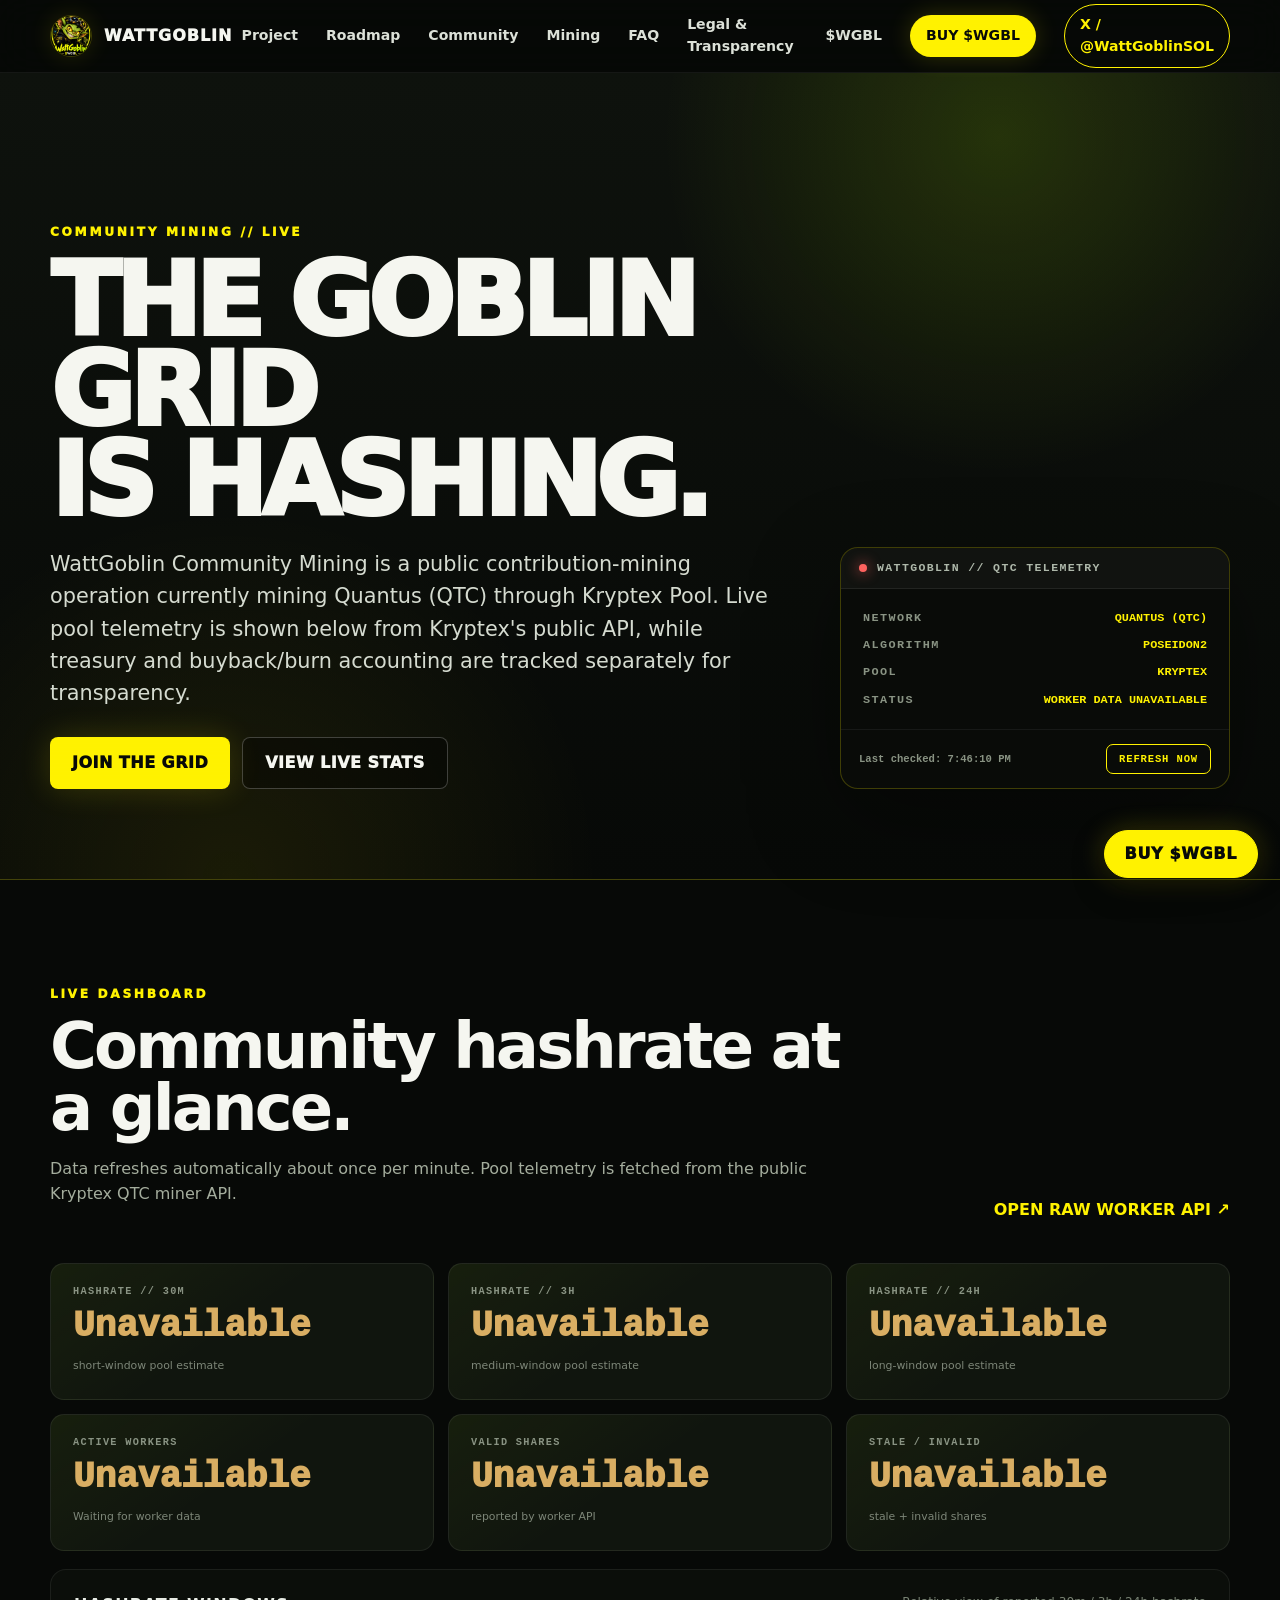
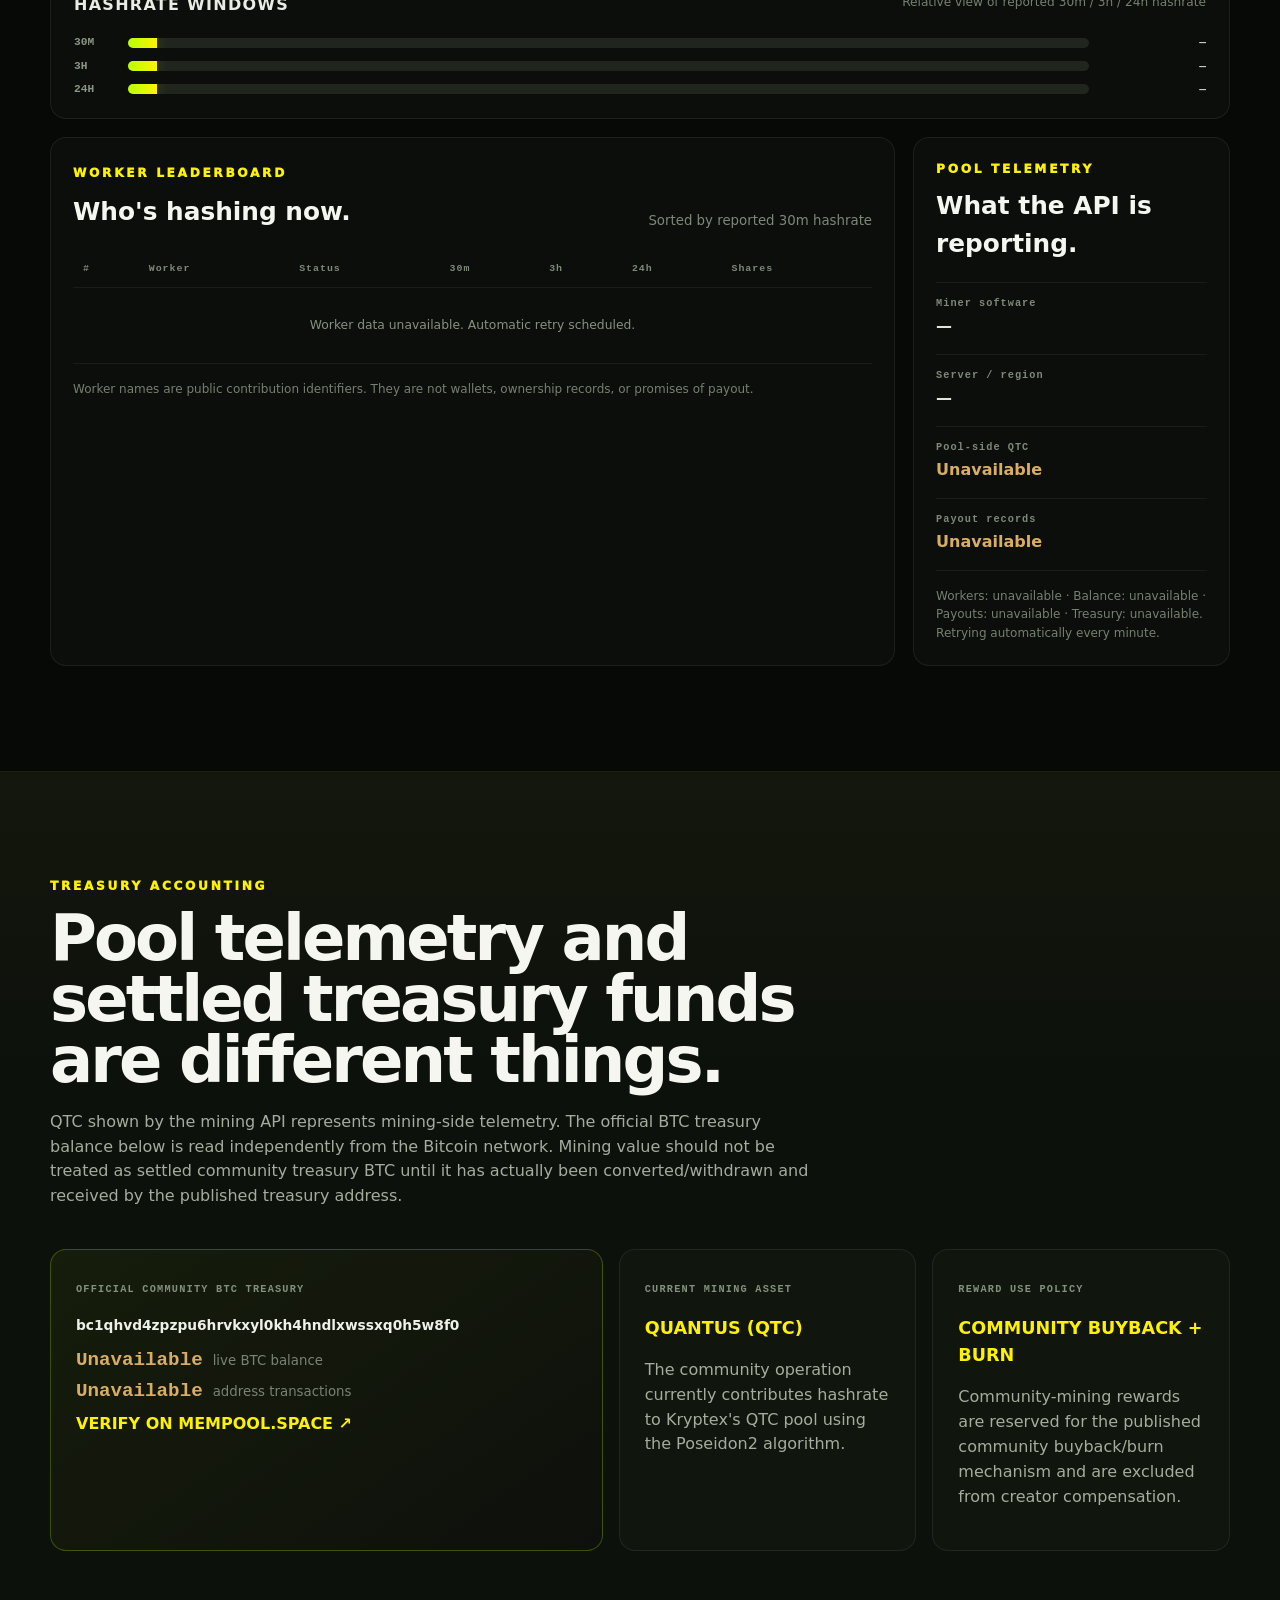
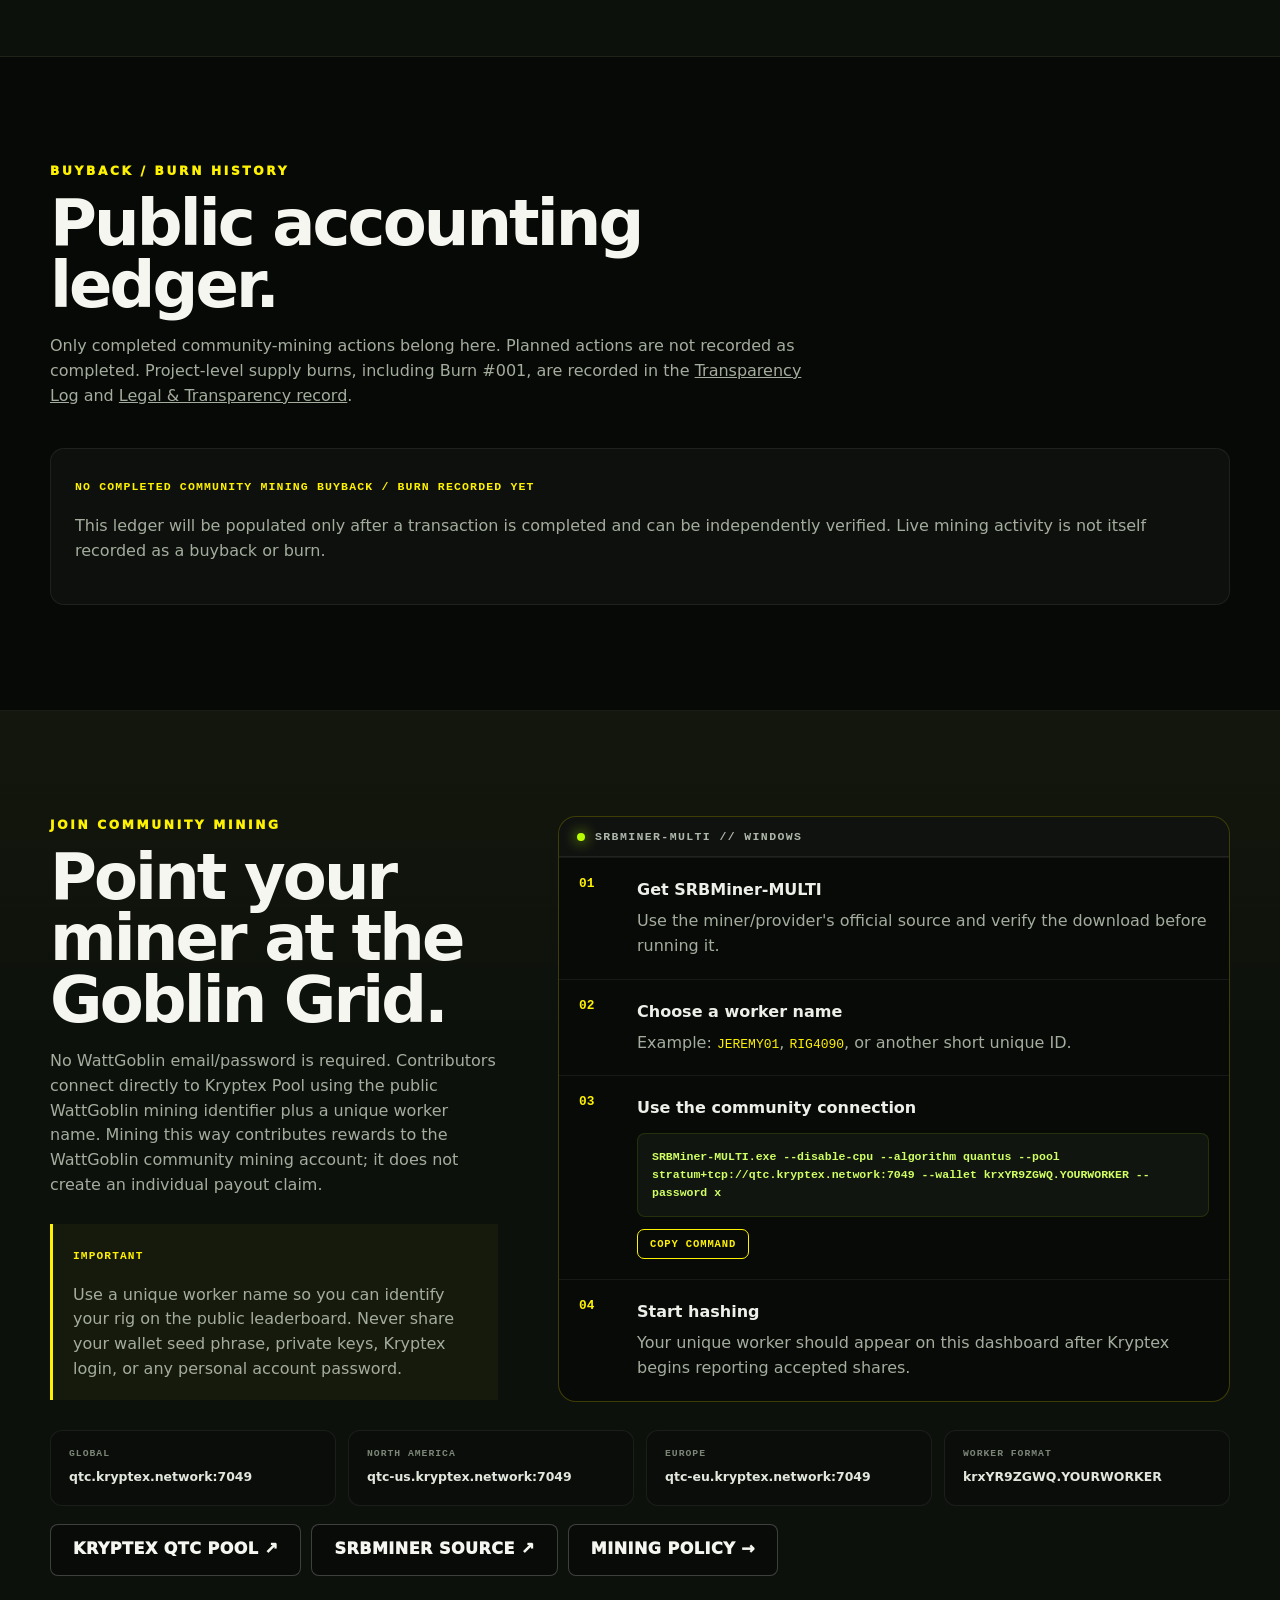
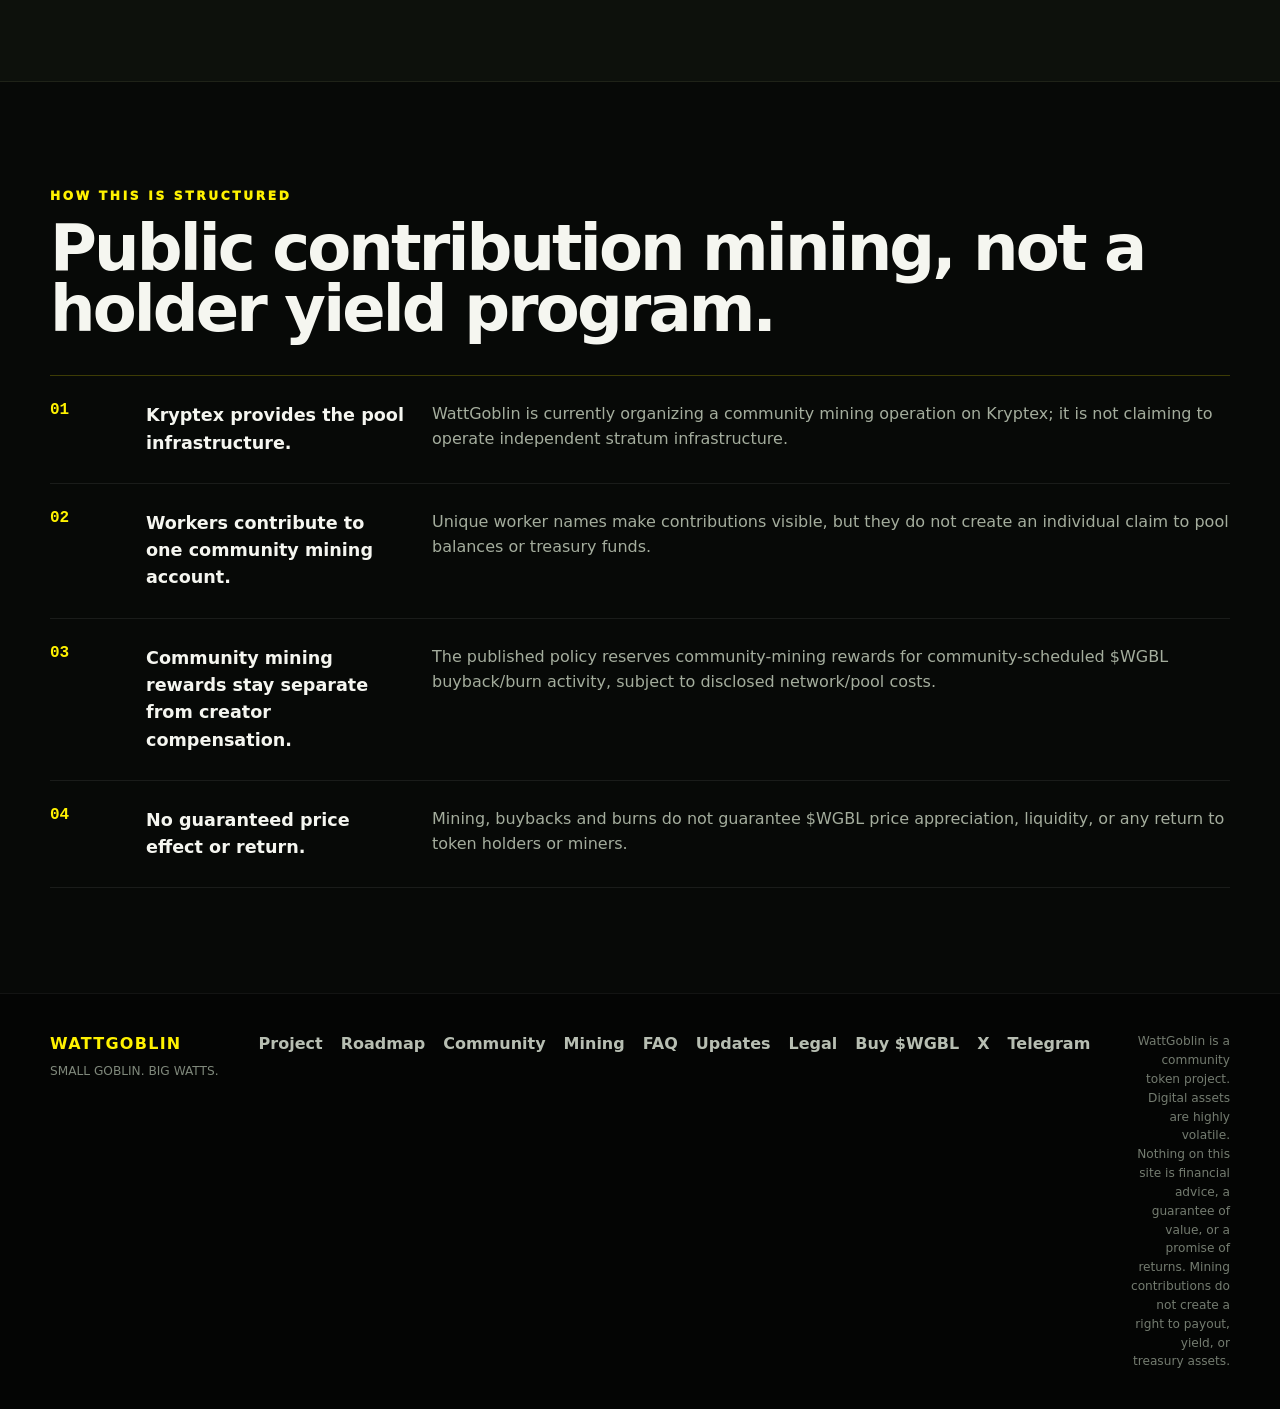
<file: mining.html>
<!doctype html>
<html lang="en">
<head>
<meta charset="utf-8">
<meta name="viewport" content="width=device-width, initial-scale=1">
<meta name="theme-color" content="#080a08">
<link rel="icon" type="image/png" href="assets/favicon.png">
<link rel="stylesheet" href="styles.css?v=19">
<script defer src="config.js?v=19"></script>
<script defer src="script.js?v=19"></script>
<script defer src="mining.js?v=19"></script>
<meta name="description" content="WattGoblin Community Mining — live Quantus hashrate, workers, treasury accounting, buyback/burn history and public join instructions.">
<title>Community Mining | WattGoblin</title>
</head>
<body>
<div class="scanlines" aria-hidden="true"></div>

<header class="site-header">
  <div class="shell nav">
    <a class="brand" href="index.html"><img src="assets/favicon.png" alt=""><span>WATTGOBLIN</span></a>
    <nav class="nav-links" aria-label="Primary">
      <a href="project.html">Project</a>
      <a href="roadmap.html">Roadmap</a>
      <a href="community.html">Community</a>
      <a href="mining.html">Mining</a>
      <a href="faq.html">FAQ</a>
      <a href="legal.html">Legal & Transparency</a>
      <a href="index.html#token">$WGBL</a>
      <a class="buy-link" href="buy.html">BUY $WGBL</a>
      <a class="x-link" href="https://x.com/WattGoblinSOL" target="_blank" rel="noopener">X / @WattGoblinSOL</a>
    </nav>
  </div>
</header>

<main>
  <section class="page-hero mining-hero">
    <div class="shell mining-hero-grid">
      <div>
        <div class="eyebrow">COMMUNITY MINING // LIVE</div>
        <h1>THE GOBLIN GRID<br>IS HASHING.</h1>
        <p class="lede">
          WattGoblin Community Mining is a public contribution-mining operation currently mining Quantus (QTC)
          through Kryptex Pool. Live pool telemetry is shown below from Kryptex's public API, while treasury and
          buyback/burn accounting are tracked separately for transparency.
        </p>
        <div class="hero-buttons">
          <a class="btn btn-primary" href="#join">JOIN THE GRID</a>
          <a class="btn btn-ghost" href="#dashboard">VIEW LIVE STATS</a>
        </div>
      </div>
      <div class="mining-status-card">
        <div class="console-top"><span class="status-dot" id="mining-status-dot"></span><span>WATTGOBLIN // QTC TELEMETRY</span></div>
        <div class="mining-status-body">
          <span>NETWORK</span><strong>QUANTUS (QTC)</strong>
          <span>ALGORITHM</span><strong>POSEIDON2</strong>
          <span>POOL</span><strong>KRYPTEX</strong>
          <span>STATUS</span><strong id="dashboard-status">CONNECTING…</strong>
        </div>
        <div class="mining-refresh-row"><span id="last-refresh">Awaiting first refresh</span><button id="refresh-mining" type="button">REFRESH NOW</button></div>
      </div>
    </div>
  </section>

  <section id="dashboard" class="section shell mining-dashboard">
    <div class="section-title mining-title-row">
      <div>
        <div class="eyebrow">LIVE DASHBOARD</div>
        <h2>Community hashrate at a glance.</h2>
        <p>Data refreshes automatically about once per minute. Pool telemetry is fetched from the public Kryptex QTC miner API.</p>
      </div>
      <a class="text-link" href="https://pool.kryptex.com/qtc/api/v3/miner/workers/krxYR9ZGWQ" target="_blank" rel="noopener">OPEN RAW WORKER API ↗</a>
    </div>

    <div class="mining-kpis" aria-live="polite">
      <article><span>HASHRATE // 30M</span><strong id="hashrate-30m">—</strong><small>short-window pool estimate</small></article>
      <article><span>HASHRATE // 3H</span><strong id="hashrate-3h">—</strong><small>medium-window pool estimate</small></article>
      <article><span>HASHRATE // 24H</span><strong id="hashrate-24h">—</strong><small>long-window pool estimate</small></article>
      <article><span>ACTIVE WORKERS</span><strong id="active-workers">—</strong><small id="worker-total-note">of — reported</small></article>
      <article><span>VALID SHARES</span><strong id="valid-shares">—</strong><small>reported by worker API</small></article>
      <article><span>STALE / INVALID</span><strong id="bad-shares">—</strong><small>stale + invalid shares</small></article>
    </div>

    <div class="hash-window-panel">
      <div class="hash-window-head"><strong>HASHRATE WINDOWS</strong><span>Relative view of reported 30m / 3h / 24h hashrate</span></div>
      <div class="hash-bars">
        <div><span>30M</span><div class="hash-track"><i id="bar-30m"></i></div><b id="bar-label-30m">—</b></div>
        <div><span>3H</span><div class="hash-track"><i id="bar-3h"></i></div><b id="bar-label-3h">—</b></div>
        <div><span>24H</span><div class="hash-track"><i id="bar-24h"></i></div><b id="bar-label-24h">—</b></div>
      </div>
    </div>

    <div class="mining-grid-2">
      <section class="worker-panel">
        <div class="panel-head">
          <div><span class="eyebrow">WORKER LEADERBOARD</span><h3>Who's hashing now.</h3></div>
          <small>Sorted by reported 30m hashrate</small>
        </div>
        <div class="worker-table-wrap">
          <table class="worker-table">
            <thead><tr><th>#</th><th>Worker</th><th>Status</th><th>30m</th><th>3h</th><th>24h</th><th>Shares</th></tr></thead>
            <tbody id="worker-table-body"><tr><td colspan="7" class="table-loading">Loading public worker data…</td></tr></tbody>
          </table>
        </div>
        <p class="panel-note">Worker names are public contribution identifiers. They are not wallets, ownership records, or promises of payout.</p>
      </section>

      <aside class="telemetry-panel">
        <div class="eyebrow">POOL TELEMETRY</div>
        <h3>What the API is reporting.</h3>
        <div class="telemetry-list">
          <div><span>Miner software</span><strong id="miner-software">—</strong></div>
          <div><span>Server / region</span><strong id="miner-region">—</strong></div>
          <div><span>Pool-side QTC</span><strong id="pool-balance">—</strong></div>
          <div><span>Payout records</span><strong id="payout-count">—</strong></div>
        </div>
        <p id="api-note" class="panel-note">Telemetry source connecting…</p>
      </aside>
    </div>
  </section>

  <section class="section darker">
    <div class="shell treasury-dashboard">
      <div class="section-title">
        <div class="eyebrow">TREASURY ACCOUNTING</div>
        <h2>Pool telemetry and settled treasury funds are different things.</h2>
        <p>
          QTC shown by the mining API represents mining-side telemetry. The official BTC treasury balance below is read independently
          from the Bitcoin network. Mining value should not be treated as settled community treasury BTC until it has actually been
          converted/withdrawn and received by the published treasury address.
        </p>
      </div>

      <div class="treasury-grid">
        <article class="treasury-card featured">
          <span>OFFICIAL COMMUNITY BTC TREASURY</span>
          <strong class="treasury-address">bc1qhvd4zpzpu6hrvkxyl0kh4hndlxwssxq0h5w8f0</strong>
          <div class="treasury-stat"><b id="btc-treasury-balance">—</b><small>live BTC balance</small></div>
          <div class="treasury-stat"><b id="btc-tx-count">—</b><small>address transactions</small></div>
          <a class="text-link" href="https://mempool.space/address/bc1qhvd4zpzpu6hrvkxyl0kh4hndlxwssxq0h5w8f0" target="_blank" rel="noopener">VERIFY ON MEMPOOL.SPACE ↗</a>
        </article>
        <article class="treasury-card">
          <span>CURRENT MINING ASSET</span>
          <strong>QUANTUS (QTC)</strong>
          <p>The community operation currently contributes hashrate to Kryptex's QTC pool using the Poseidon2 algorithm.</p>
        </article>
        <article class="treasury-card">
          <span>REWARD USE POLICY</span>
          <strong>COMMUNITY BUYBACK + BURN</strong>
          <p>Community-mining rewards are reserved for the published community buyback/burn mechanism and are excluded from creator compensation.</p>
        </article>
      </div>
    </div>
  </section>

  <section class="section shell ledger-section">
    <div class="section-title">
      <div class="eyebrow">BUYBACK / BURN HISTORY</div>
      <h2>Public accounting ledger.</h2>
      <p>Only completed community-mining actions belong here. Planned actions are not recorded as completed. Project-level supply burns, including Burn #001, are recorded in the <a href="updates.html">Transparency Log</a> and <a href="legal.html#burn-record">Legal &amp; Transparency record</a>.</p>
    </div>
    <div id="mining-ledger" class="ledger-list" aria-live="polite"></div>
  </section>

  <section id="join" class="section darker">
    <div class="shell join-grid">
      <div>
        <div class="eyebrow">JOIN COMMUNITY MINING</div>
        <h2>Point your miner at the Goblin Grid.</h2>
        <p>
          No WattGoblin email/password is required. Contributors connect directly to Kryptex Pool using the public WattGoblin mining identifier
          plus a unique worker name. Mining this way contributes rewards to the WattGoblin community mining account; it does not create an individual payout claim.
        </p>
        <div class="join-warning"><strong>IMPORTANT</strong><p>Use a unique worker name so you can identify your rig on the public leaderboard. Never share your wallet seed phrase, private keys, Kryptex login, or any personal account password.</p></div>
      </div>

      <div class="join-console">
        <div class="console-top"><span class="status-dot"></span><span>SRBMINER-MULTI // WINDOWS</span></div>
        <div class="join-step"><b>01</b><div><strong>Get SRBMiner-MULTI</strong><p>Use the miner/provider's official source and verify the download before running it.</p></div></div>
        <div class="join-step"><b>02</b><div><strong>Choose a worker name</strong><p>Example: <code>JEREMY01</code>, <code>RIG4090</code>, or another short unique ID.</p></div></div>
        <div class="join-step"><b>03</b><div><strong>Use the community connection</strong><pre id="mining-command">SRBMiner-MULTI.exe --disable-cpu --algorithm quantus --pool stratum+tcp://qtc.kryptex.network:7049 --wallet krxYR9ZGWQ.YOURWORKER --password x</pre><button id="copy-command" type="button">COPY COMMAND</button></div></div>
        <div class="join-step"><b>04</b><div><strong>Start hashing</strong><p>Your unique worker should appear on this dashboard after Kryptex begins reporting accepted shares.</p></div></div>
      </div>
    </div>

    <div class="shell mining-connection-grid">
      <article><span>GLOBAL</span><strong>qtc.kryptex.network:7049</strong></article>
      <article><span>NORTH AMERICA</span><strong>qtc-us.kryptex.network:7049</strong></article>
      <article><span>EUROPE</span><strong>qtc-eu.kryptex.network:7049</strong></article>
      <article><span>WORKER FORMAT</span><strong>krxYR9ZGWQ.YOURWORKER</strong></article>
    </div>
    <div class="shell mining-source-links">
      <a class="btn btn-ghost" href="https://pool.kryptex.com/qtc" target="_blank" rel="noopener">KRYPTEX QTC POOL ↗</a>
      <a class="btn btn-ghost" href="https://github.com/doktor83/SRBMiner-Multi" target="_blank" rel="noopener">SRBMINER SOURCE ↗</a>
      <a class="btn btn-ghost" href="legal.html#pool">MINING POLICY →</a>
    </div>
  </section>

  <section class="section shell mining-disclosure">
    <div class="eyebrow">HOW THIS IS STRUCTURED</div>
    <h2>Public contribution mining, not a holder yield program.</h2>
    <div class="principle-list">
      <div><b>01</b><span>Kryptex provides the pool infrastructure.</span><p>WattGoblin is currently organizing a community mining operation on Kryptex; it is not claiming to operate independent stratum infrastructure.</p></div>
      <div><b>02</b><span>Workers contribute to one community mining account.</span><p>Unique worker names make contributions visible, but they do not create an individual claim to pool balances or treasury funds.</p></div>
      <div><b>03</b><span>Community mining rewards stay separate from creator compensation.</span><p>The published policy reserves community-mining rewards for community-scheduled $WGBL buyback/burn activity, subject to disclosed network/pool costs.</p></div>
      <div><b>04</b><span>No guaranteed price effect or return.</span><p>Mining, buybacks and burns do not guarantee $WGBL price appreciation, liquidity, or any return to token holders or miners.</p></div>
    </div>
  </section>
</main>

<footer class="site-footer">
  <div class="shell footer-grid">
    <div><strong>WATTGOBLIN</strong><div class="footer-tag">SMALL GOBLIN. BIG WATTS.</div></div>
    <div class="footer-links">
      <a href="project.html">Project</a><a href="roadmap.html">Roadmap</a><a href="community.html">Community</a><a href="mining.html">Mining</a>
      <a href="faq.html">FAQ</a><a href="updates.html">Updates</a><a href="legal.html">Legal</a>
      <a href="buy.html">Buy $WGBL</a>
      <a href="https://x.com/WattGoblinSOL" target="_blank" rel="noopener">X</a><a href="https://t.me/wattgoblins" target="_blank" rel="noopener">Telegram</a>
    </div>
    <p class="legal">WattGoblin is a community token project. Digital assets are highly volatile. Nothing on this site is financial advice, a guarantee of value, or a promise of returns. Mining contributions do not create a right to payout, yield, or treasury assets.</p>
  </div>
</footer>
  <a class="buy-fab" href="buy.html" aria-label="Buy WGBL on Pump.fun">BUY $WGBL</a>
</body>
</html>
</file>
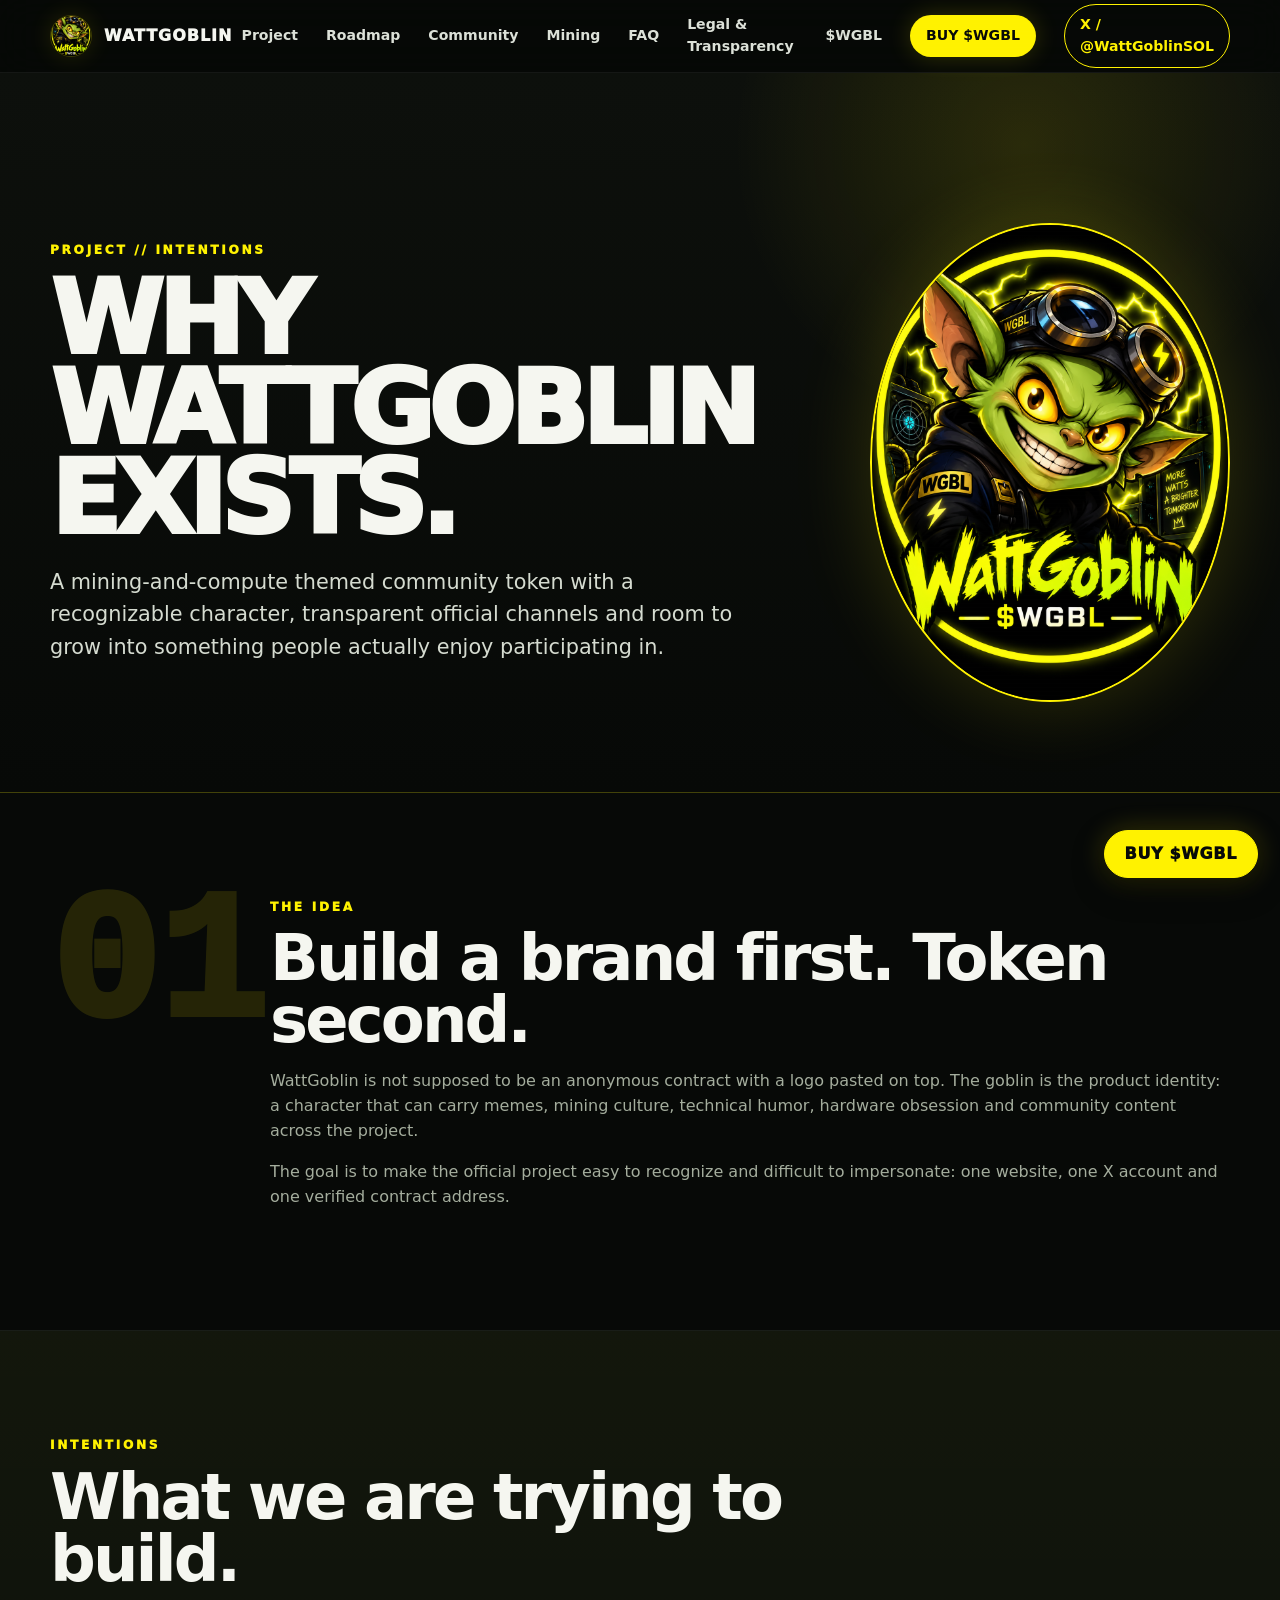
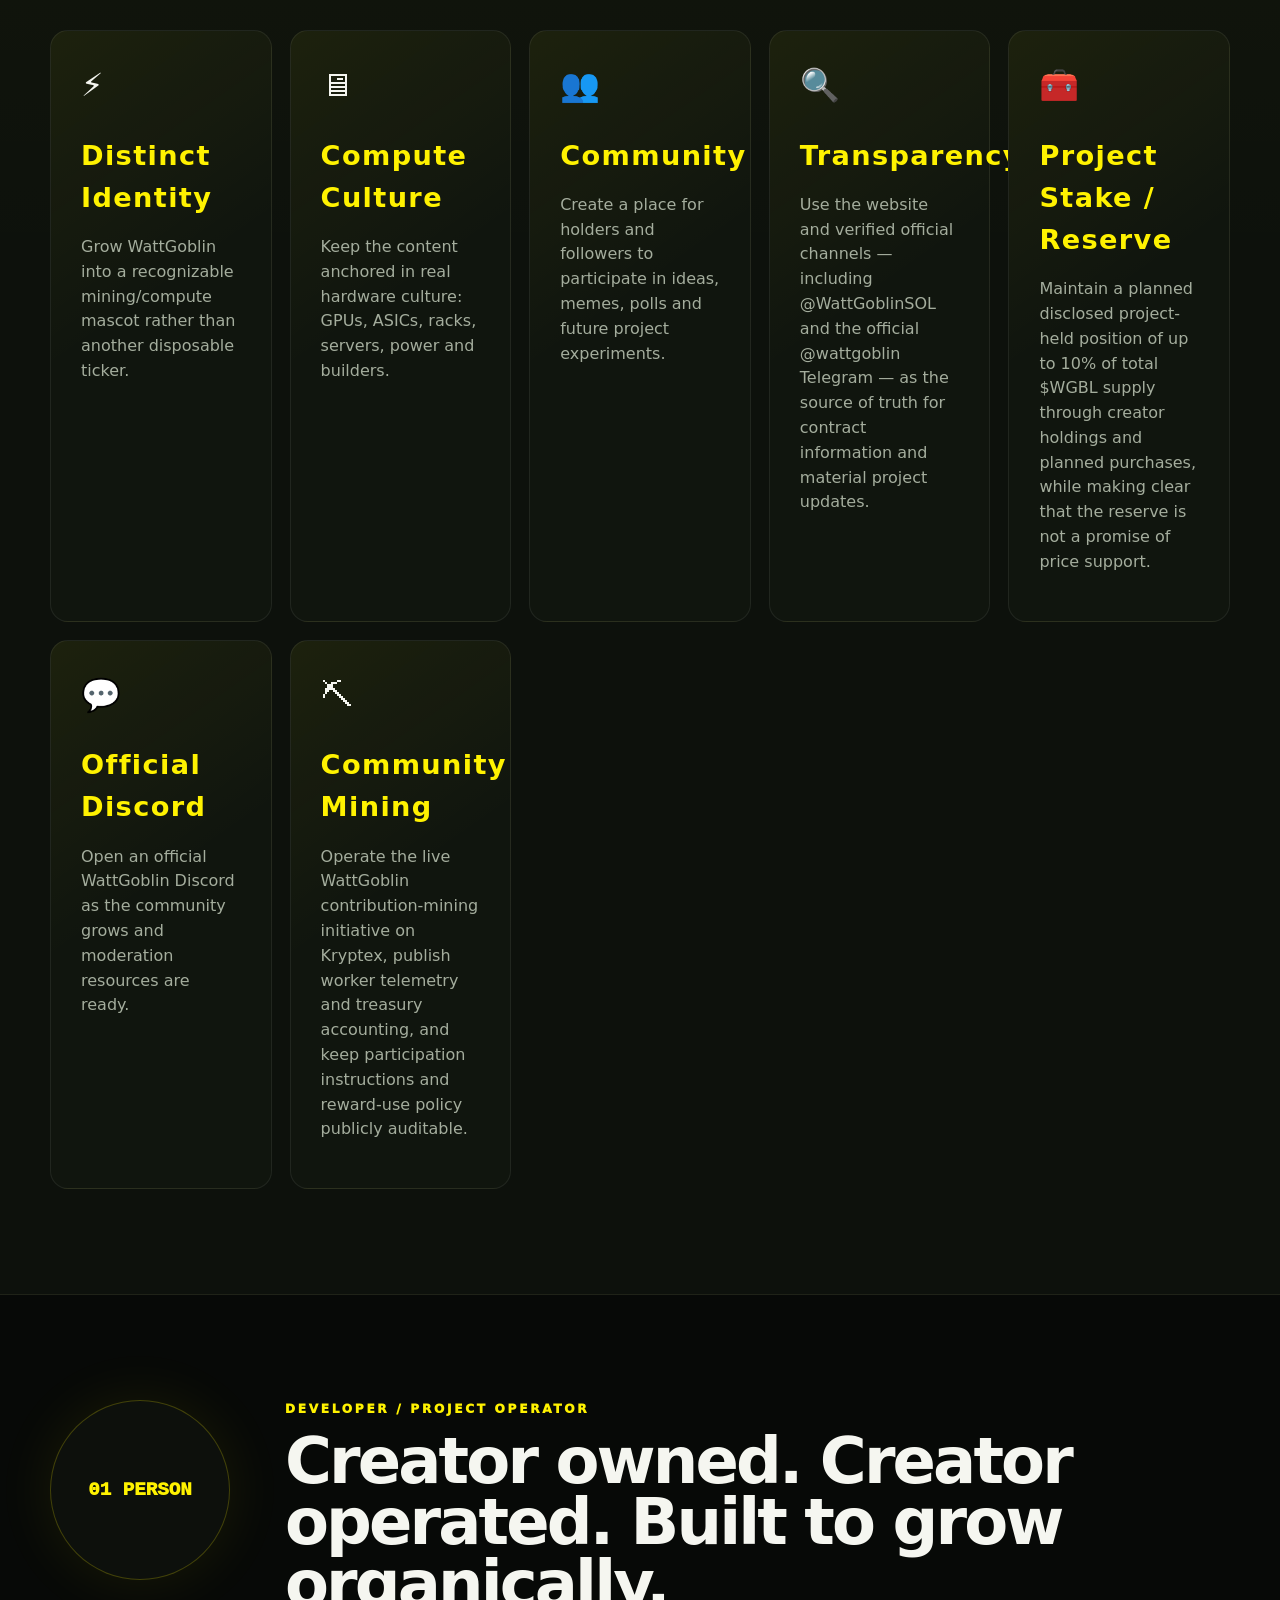
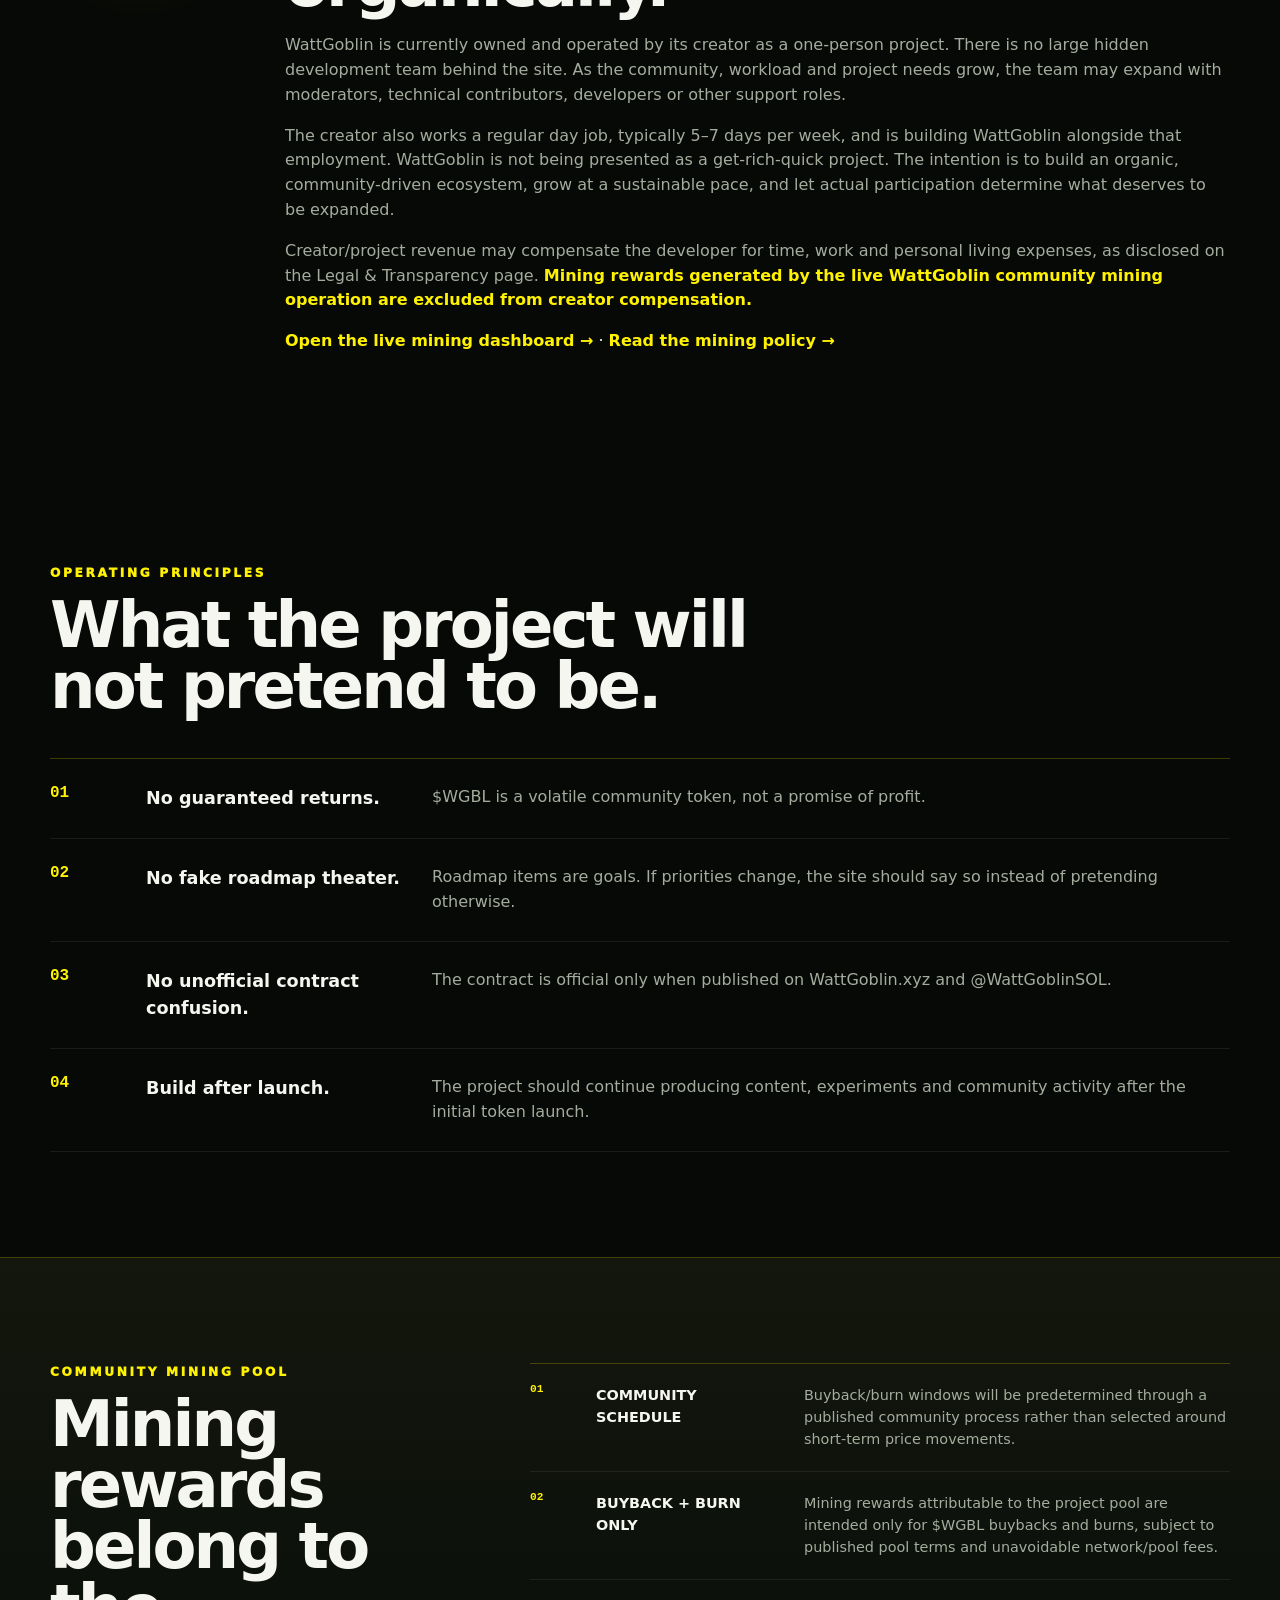
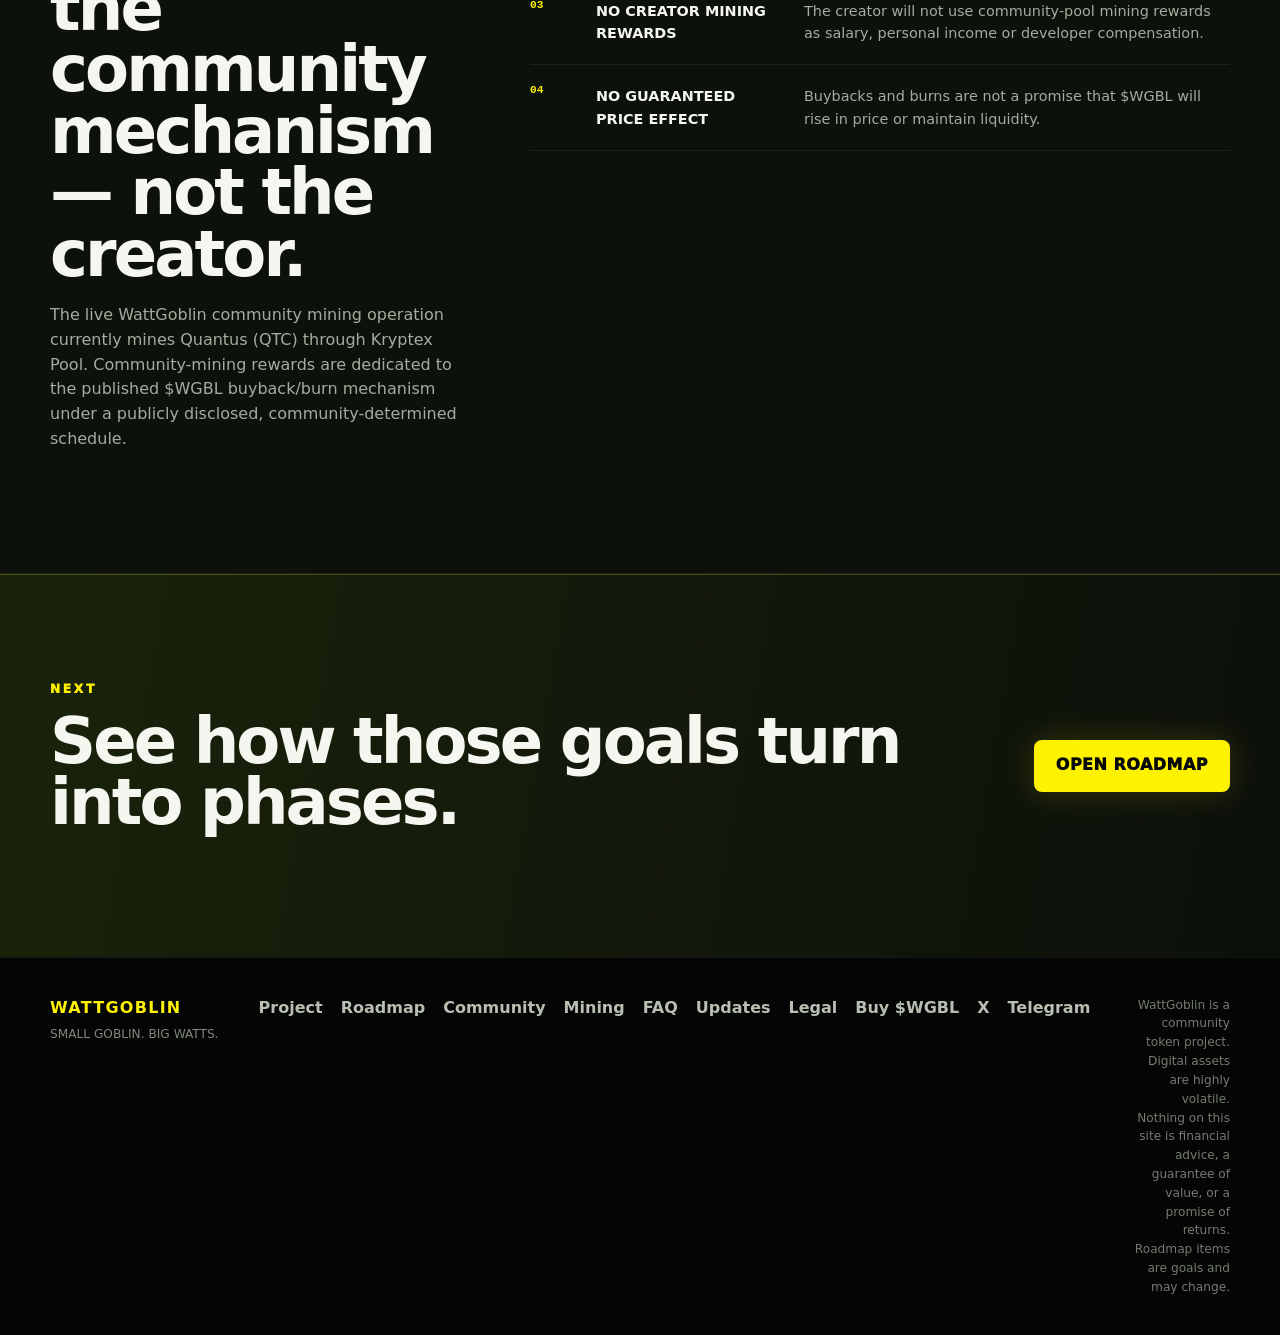
<file: project.html>
<!doctype html>
<html lang="en">
<head>

<meta charset="utf-8">
<meta name="viewport" content="width=device-width, initial-scale=1">
<meta name="theme-color" content="#080a08">
<link rel="icon" type="image/png" href="assets/favicon.png">
<link rel="stylesheet" href="styles.css?v=19">
<script defer src="config.js?v=19"></script>
<script defer src="script.js?v=19"></script>

<meta name="description" content="The WattGoblin project — intentions, goals and community principles.">
<title>Project | WattGoblin</title>
</head>
<body>
<div class="scanlines" aria-hidden="true"></div>

<header class="site-header">
  <div class="shell nav">
    <a class="brand" href="index.html">
      <img src="assets/favicon.png" alt="">
      <span>WATTGOBLIN</span>
    </a>
    <nav class="nav-links" aria-label="Primary">
      <a href="project.html">Project</a>
      <a href="roadmap.html">Roadmap</a>
      <a href="community.html">Community</a>
      <a href="mining.html">Mining</a>
      <a href="faq.html">FAQ</a>
      <a href="legal.html">Legal & Transparency</a>
      <a href="index.html#token">$WGBL</a>
      <a class="buy-link" href="buy.html">BUY $WGBL</a>
      <a class="x-link" href="https://x.com/WattGoblinSOL" target="_blank" rel="noopener">X / @WattGoblinSOL</a>
    </nav>
  </div>
</header>

<main>
  <section class="page-hero">
    <div class="shell page-hero-grid">
      <div>
        <div class="eyebrow">PROJECT // INTENTIONS</div>
        <h1>WHY WATTGOBLIN EXISTS.</h1>
        <p class="lede">A mining-and-compute themed community token with a recognizable character, transparent official channels and room to grow into something people actually enjoy participating in.</p>
      </div>
      <img src="assets/profile.png" alt="WattGoblin">
    </div>
  </section>

  <section class="section shell manifesto">
    <div class="manifesto-number">01</div>
    <div>
      <div class="eyebrow">THE IDEA</div>
      <h2>Build a brand first. Token second.</h2>
      <p>WattGoblin is not supposed to be an anonymous contract with a logo pasted on top. The goblin is the product identity: a character that can carry memes, mining culture, technical humor, hardware obsession and community content across the project.</p>
      <p>The goal is to make the official project easy to recognize and difficult to impersonate: one website, one X account and one verified contract address.</p>
    </div>
  </section>

  <section class="section darker">
    <div class="shell">
      <div class="section-title">
        <div class="eyebrow">INTENTIONS</div>
        <h2>What we are trying to build.</h2>
      </div>
      <div class="goals-grid">
        <article><span>⚡</span><h3>Distinct Identity</h3><p>Grow WattGoblin into a recognizable mining/compute mascot rather than another disposable ticker.</p></article>
        <article><span>🖥</span><h3>Compute Culture</h3><p>Keep the content anchored in real hardware culture: GPUs, ASICs, racks, servers, power and builders.</p></article>
        <article><span>👥</span><h3>Community</h3><p>Create a place for holders and followers to participate in ideas, memes, polls and future project experiments.</p></article>
        <article><span>🔍</span><h3>Transparency</h3><p>Use the website and verified official channels — including @WattGoblinSOL and the official @wattgoblin Telegram — as the source of truth for contract information and material project updates.</p></article>
        <article><span>🧰</span><h3>Project Stake / Reserve</h3><p>Maintain a planned disclosed project-held position of up to 10% of total $WGBL supply through creator holdings and planned purchases, while making clear that the reserve is not a promise of price support.</p></article>
        <article><span>💬</span><h3>Official Discord</h3><p>Open an official WattGoblin Discord as the community grows and moderation resources are ready.</p></article>
        <article><span>⛏</span><h3>Community Mining</h3><p>Operate the live WattGoblin contribution-mining initiative on Kryptex, publish worker telemetry and treasury accounting, and keep participation instructions and reward-use policy publicly auditable.</p></article>
      </div>
    </div>
  </section>


  <section id="operator" class="section shell operator-section">
    <div class="operator-badge">01 PERSON</div>
    <div class="operator-copy">
      <div class="eyebrow">DEVELOPER / PROJECT OPERATOR</div>
      <h2>Creator owned. Creator operated. Built to grow organically.</h2>
      <p>
        WattGoblin is currently owned and operated by its creator as a one-person project. There is no
        large hidden development team behind the site. As the community, workload and project needs grow,
        the team may expand with moderators, technical contributors, developers or other support roles.
      </p>
      <p>
        The creator also works a regular day job, typically 5–7 days per week, and is building WattGoblin
        alongside that employment. WattGoblin is not being presented as a get-rich-quick project. The
        intention is to build an organic, community-driven ecosystem, grow at a sustainable pace, and let
        actual participation determine what deserves to be expanded.
      </p>
      <p>
        Creator/project revenue may compensate the developer for time, work and personal living expenses,
        as disclosed on the Legal & Transparency page. <strong>Mining rewards generated by the live
        WattGoblin community mining operation are excluded from creator compensation.</strong>
      </p>
      <a class="text-link" href="mining.html">Open the live mining dashboard →</a> · <a class="text-link" href="legal.html#pool">Read the mining policy →</a>
    </div>
  </section>

  <section class="section shell principles">
    <div class="section-title">
      <div class="eyebrow">OPERATING PRINCIPLES</div>
      <h2>What the project will not pretend to be.</h2>
    </div>
    <div class="principle-list">
      <div><b>01</b><span>No guaranteed returns.</span><p>$WGBL is a volatile community token, not a promise of profit.</p></div>
      <div><b>02</b><span>No fake roadmap theater.</span><p>Roadmap items are goals. If priorities change, the site should say so instead of pretending otherwise.</p></div>
      <div><b>03</b><span>No unofficial contract confusion.</span><p>The contract is official only when published on WattGoblin.xyz and @WattGoblinSOL.</p></div>
      <div><b>04</b><span>Build after launch.</span><p>The project should continue producing content, experiments and community activity after the initial token launch.</p></div>
    </div>
  </section>


  <section class="section darker project-pool">
    <div class="shell pool-policy-grid">
      <div>
        <div class="eyebrow">COMMUNITY MINING POOL</div>
        <h2>Mining rewards belong to the community mechanism — not the creator.</h2>
        <p>
          The live WattGoblin community mining operation currently mines Quantus (QTC) through Kryptex Pool.
          Community-mining rewards are dedicated to the published $WGBL buyback/burn mechanism under a
          publicly disclosed, community-determined schedule.
        </p>
      </div>
      <div class="pool-policy-card">
        <div><span>01</span><strong>COMMUNITY SCHEDULE</strong><p>Buyback/burn windows will be predetermined through a published community process rather than selected around short-term price movements.</p></div>
        <div><span>02</span><strong>BUYBACK + BURN ONLY</strong><p>Mining rewards attributable to the project pool are intended only for $WGBL buybacks and burns, subject to published pool terms and unavoidable network/pool fees.</p></div>
        <div><span>03</span><strong>NO CREATOR MINING REWARDS</strong><p>The creator will not use community-pool mining rewards as salary, personal income or developer compensation.</p></div>
        <div><span>04</span><strong>NO GUARANTEED PRICE EFFECT</strong><p>Buybacks and burns are not a promise that $WGBL will rise in price or maintain liquidity.</p></div>
      </div>
    </div>
  </section>

  <section class="section project-end">
    <div class="shell preview-grid">
      <div>
        <div class="eyebrow">NEXT</div>
        <h2>See how those goals turn into phases.</h2>
      </div>
      <a class="btn btn-primary" href="roadmap.html">OPEN ROADMAP</a>
    </div>
  </section>
</main>

<footer class="site-footer">
  <div class="shell footer-grid">
    <div>
      <strong>WATTGOBLIN</strong>
      <div class="footer-tag">SMALL GOBLIN. BIG WATTS.</div>
    </div>
    <div class="footer-links">
      <a href="project.html">Project</a>
      <a href="roadmap.html">Roadmap</a>
      <a href="community.html">Community</a>
      <a href="mining.html">Mining</a>
      <a href="faq.html">FAQ</a>
      <a href="updates.html">Updates</a>
      <a href="legal.html">Legal</a>
      <a href="buy.html">Buy $WGBL</a>
      <a href="https://x.com/WattGoblinSOL" target="_blank" rel="noopener">X</a>
      <a href="https://t.me/wattgoblins" target="_blank" rel="noopener">Telegram</a>
    </div>
    <p class="legal">
      WattGoblin is a community token project. Digital assets are highly volatile.
      Nothing on this site is financial advice, a guarantee of value, or a promise of returns.
      Roadmap items are goals and may change.
    </p>
  </div>
</footer>

  <a class="buy-fab" href="buy.html" aria-label="Buy WGBL on Pump.fun">BUY $WGBL</a>
</body>
</html>
</file>
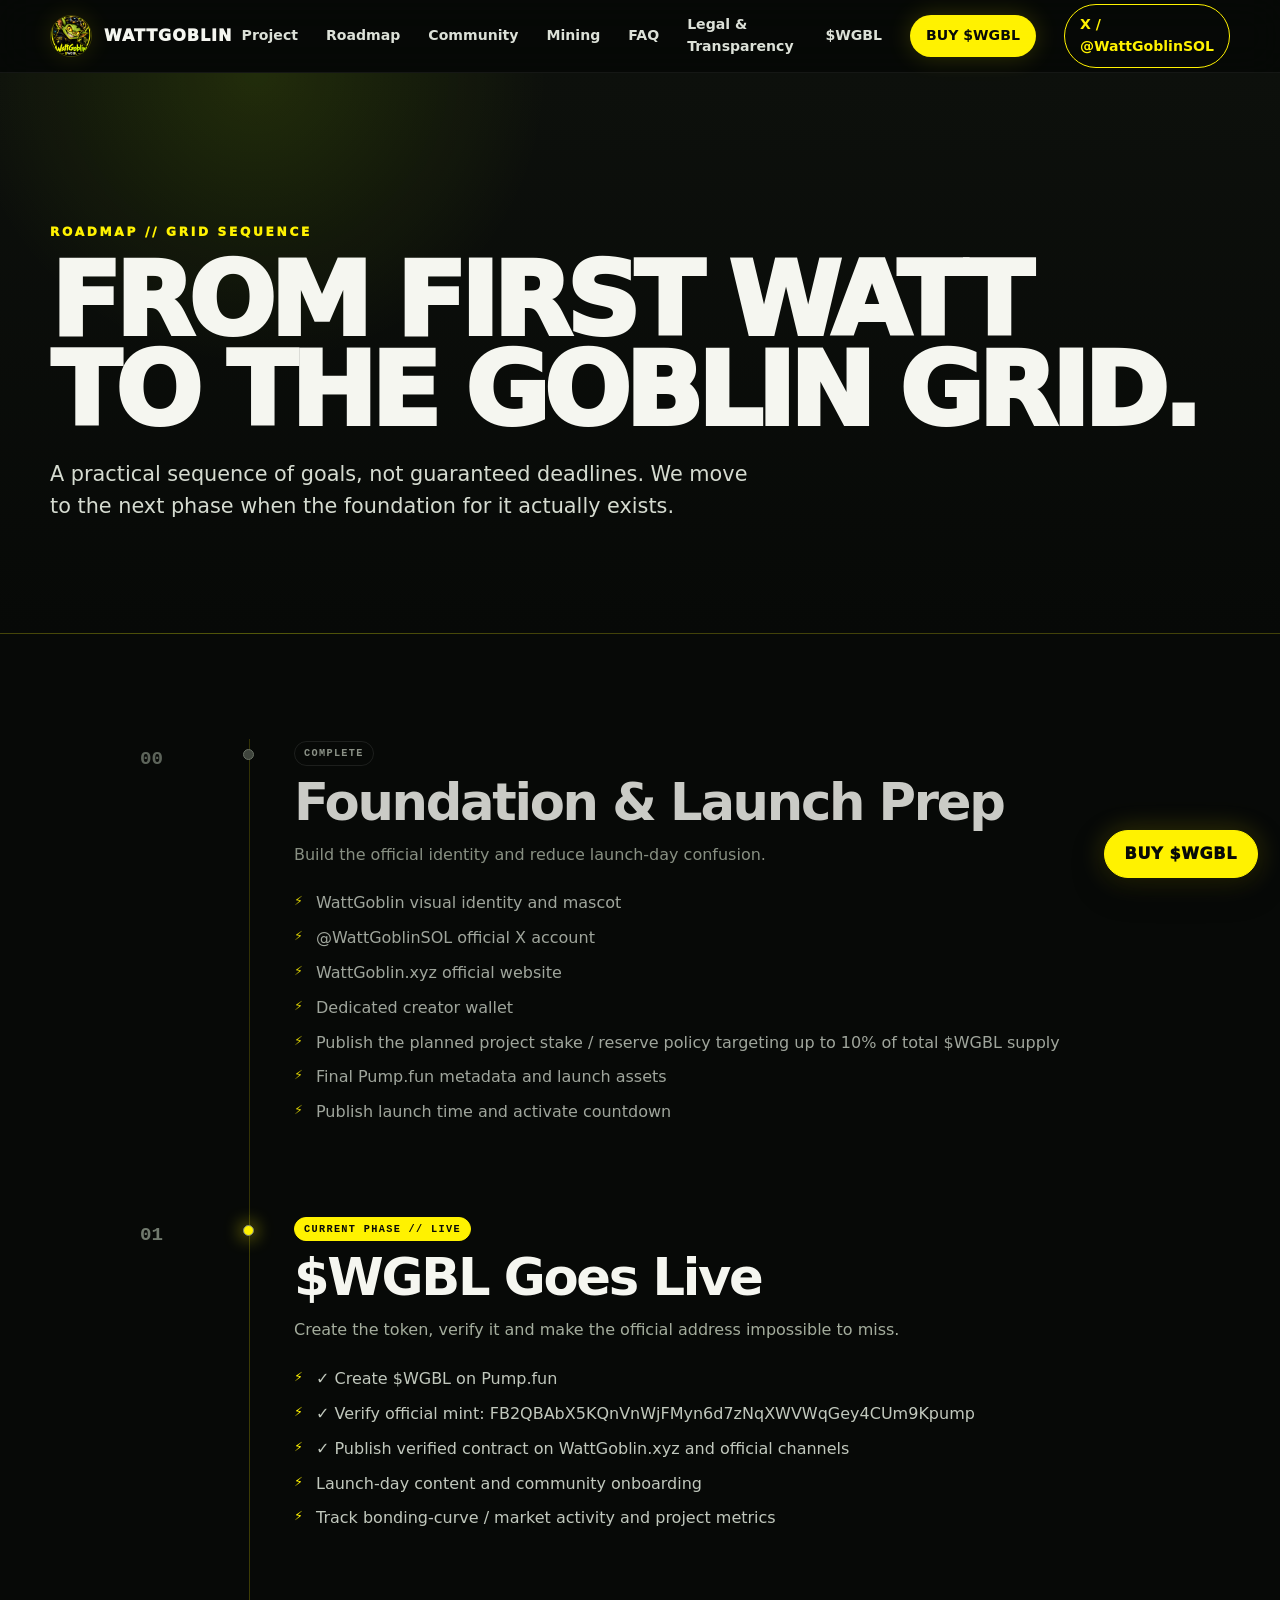
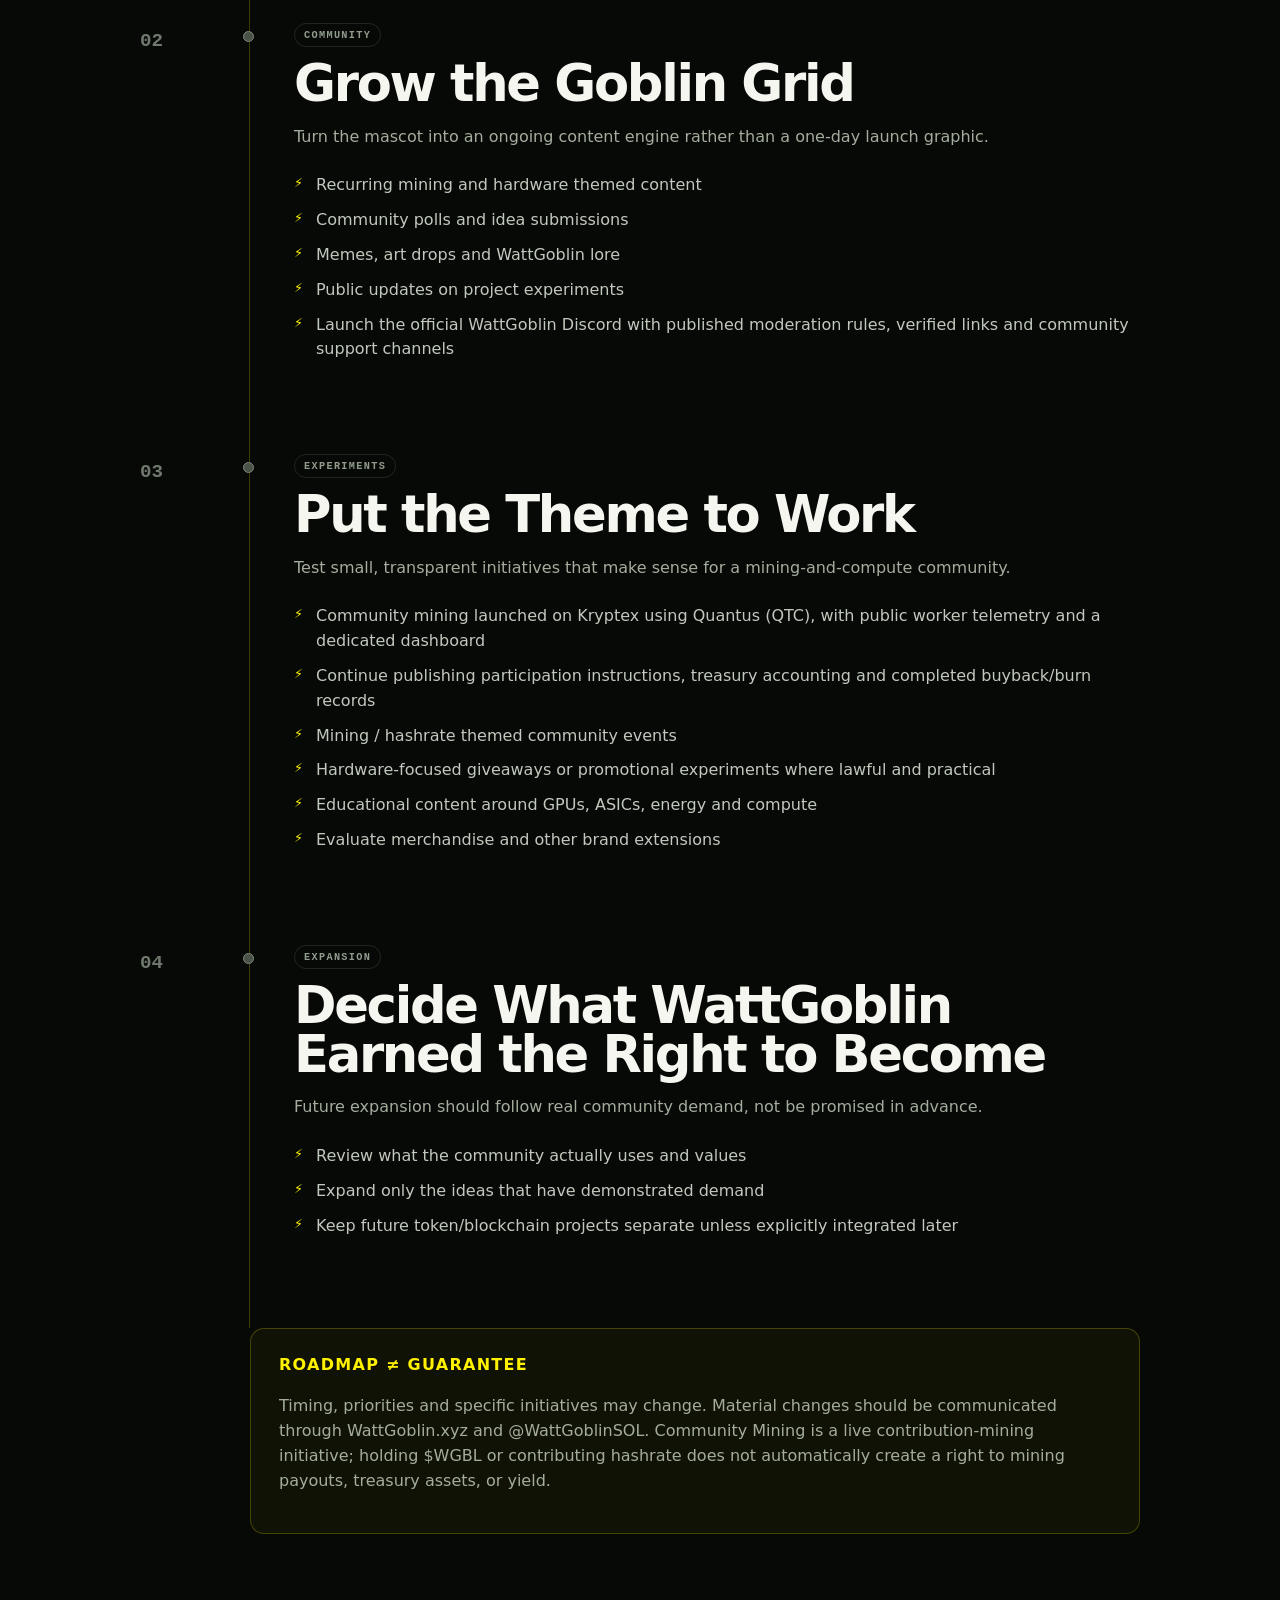
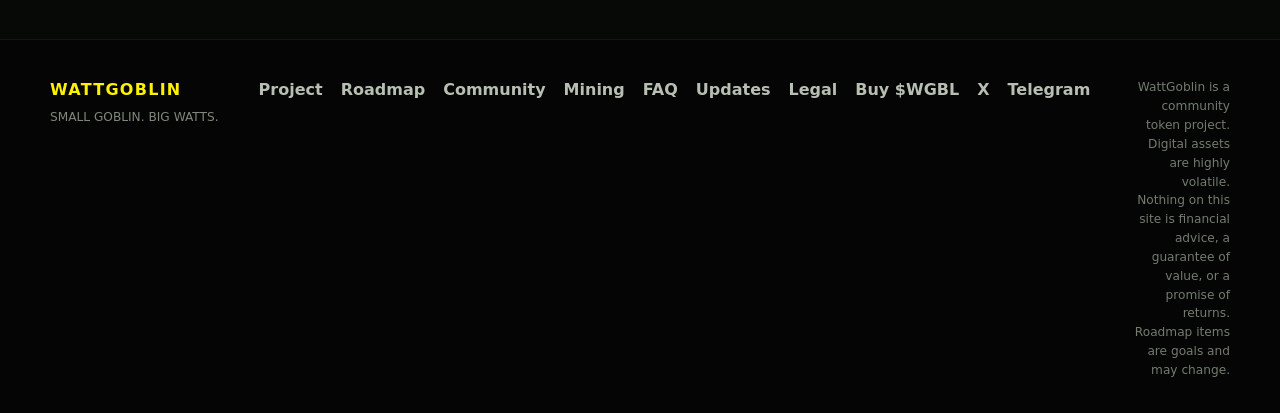
<file: roadmap.html>
<!doctype html>
<html lang="en">
<head>

<meta charset="utf-8">
<meta name="viewport" content="width=device-width, initial-scale=1">
<meta name="theme-color" content="#080a08">
<link rel="icon" type="image/png" href="assets/favicon.png">
<link rel="stylesheet" href="styles.css?v=19">
<script defer src="config.js?v=19"></script>
<script defer src="script.js?v=19"></script>

<meta name="description" content="WattGoblin roadmap — from launch preparation through community and compute-themed experiments.">
<title>Roadmap | WattGoblin</title>
</head>
<body>
<div class="scanlines" aria-hidden="true"></div>

<header class="site-header">
  <div class="shell nav">
    <a class="brand" href="index.html">
      <img src="assets/favicon.png" alt="">
      <span>WATTGOBLIN</span>
    </a>
    <nav class="nav-links" aria-label="Primary">
      <a href="project.html">Project</a>
      <a href="roadmap.html">Roadmap</a>
      <a href="community.html">Community</a>
      <a href="mining.html">Mining</a>
      <a href="faq.html">FAQ</a>
      <a href="legal.html">Legal & Transparency</a>
      <a href="index.html#token">$WGBL</a>
      <a class="buy-link" href="buy.html">BUY $WGBL</a>
      <a class="x-link" href="https://x.com/WattGoblinSOL" target="_blank" rel="noopener">X / @WattGoblinSOL</a>
    </nav>
  </div>
</header>

<main>
  <section class="page-hero roadmap-hero">
    <div class="shell">
      <div class="eyebrow">ROADMAP // GRID SEQUENCE</div>
      <h1>FROM FIRST WATT<br>TO THE GOBLIN GRID.</h1>
      <p class="lede">A practical sequence of goals, not guaranteed deadlines. We move to the next phase when the foundation for it actually exists.</p>
    </div>
  </section>

  <section class="section shell roadmap">
    <article class="phase complete">
      <div class="phase-rail"><span>00</span></div>
      <div class="phase-body">
        <div class="phase-status">COMPLETE</div>
        <h2>Foundation & Launch Prep</h2>
        <p>Build the official identity and reduce launch-day confusion.</p>
        <ul>
          <li>WattGoblin visual identity and mascot</li>
          <li>@WattGoblinSOL official X account</li>
          <li>WattGoblin.xyz official website</li>
          <li>Dedicated creator wallet</li>
          <li>Publish the planned project stake / reserve policy targeting up to 10% of total $WGBL supply</li>
          <li>Final Pump.fun metadata and launch assets</li>
          <li>Publish launch time and activate countdown</li>
        </ul>
      </div>
    </article>

    <article class="phase current">
      <div class="phase-rail"><span>01</span></div>
      <div class="phase-body">
        <div class="phase-status">CURRENT PHASE // LIVE</div>
        <h2>$WGBL Goes Live</h2>
        <p>Create the token, verify it and make the official address impossible to miss.</p>
        <ul>
          <li>✓ Create $WGBL on Pump.fun</li>
          <li>✓ Verify official mint: FB2QBAbX5KQnVnWjFMyn6d7zNqXWVWqGey4CUm9Kpump</li>
          <li>✓ Publish verified contract on WattGoblin.xyz and official channels</li>
          <li>Launch-day content and community onboarding</li>
          <li>Track bonding-curve / market activity and project metrics</li>
        </ul>
      </div>
    </article>

    <article class="phase">
      <div class="phase-rail"><span>02</span></div>
      <div class="phase-body">
        <div class="phase-status">COMMUNITY</div>
        <h2>Grow the Goblin Grid</h2>
        <p>Turn the mascot into an ongoing content engine rather than a one-day launch graphic.</p>
        <ul>
          <li>Recurring mining and hardware themed content</li>
          <li>Community polls and idea submissions</li>
          <li>Memes, art drops and WattGoblin lore</li>
          <li>Public updates on project experiments</li>
          <li>Launch the official WattGoblin Discord with published moderation rules, verified links and community support channels</li>
        </ul>
      </div>
    </article>

    <article class="phase">
      <div class="phase-rail"><span>03</span></div>
      <div class="phase-body">
        <div class="phase-status">EXPERIMENTS</div>
        <h2>Put the Theme to Work</h2>
        <p>Test small, transparent initiatives that make sense for a mining-and-compute community.</p>
        <ul>
          <li>Community mining launched on Kryptex using Quantus (QTC), with public worker telemetry and a dedicated dashboard</li>
          <li>Continue publishing participation instructions, treasury accounting and completed buyback/burn records</li>
          <li>Mining / hashrate themed community events</li>
          <li>Hardware-focused giveaways or promotional experiments where lawful and practical</li>
          <li>Educational content around GPUs, ASICs, energy and compute</li>
          <li>Evaluate merchandise and other brand extensions</li>
        </ul>
      </div>
    </article>

    <article class="phase">
      <div class="phase-rail"><span>04</span></div>
      <div class="phase-body">
        <div class="phase-status">EXPANSION</div>
        <h2>Decide What WattGoblin Earned the Right to Become</h2>
        <p>Future expansion should follow real community demand, not be promised in advance.</p>
        <ul>
          <li>Review what the community actually uses and values</li>
          <li>Expand only the ideas that have demonstrated demand</li>
          <li>Keep future token/blockchain projects separate unless explicitly integrated later</li>
        </ul>
      </div>
    </article>

    <div class="roadmap-note">
      <strong>ROADMAP ≠ GUARANTEE</strong>
      <p>Timing, priorities and specific initiatives may change. Material changes should be communicated through WattGoblin.xyz and @WattGoblinSOL. Community Mining is a live contribution-mining initiative; holding $WGBL or contributing hashrate does not automatically create a right to mining payouts, treasury assets, or yield.</p>
    </div>
  </section>
</main>

<footer class="site-footer">
  <div class="shell footer-grid">
    <div>
      <strong>WATTGOBLIN</strong>
      <div class="footer-tag">SMALL GOBLIN. BIG WATTS.</div>
    </div>
    <div class="footer-links">
      <a href="project.html">Project</a>
      <a href="roadmap.html">Roadmap</a>
      <a href="community.html">Community</a>
      <a href="mining.html">Mining</a>
      <a href="faq.html">FAQ</a>
      <a href="updates.html">Updates</a>
      <a href="legal.html">Legal</a>
      <a href="buy.html">Buy $WGBL</a>
      <a href="https://x.com/WattGoblinSOL" target="_blank" rel="noopener">X</a>
      <a href="https://t.me/wattgoblins" target="_blank" rel="noopener">Telegram</a>
    </div>
    <p class="legal">
      WattGoblin is a community token project. Digital assets are highly volatile.
      Nothing on this site is financial advice, a guarantee of value, or a promise of returns.
      Roadmap items are goals and may change.
    </p>
  </div>
</footer>

  <a class="buy-fab" href="buy.html" aria-label="Buy WGBL on Pump.fun">BUY $WGBL</a>
</body>
</html>
</file>
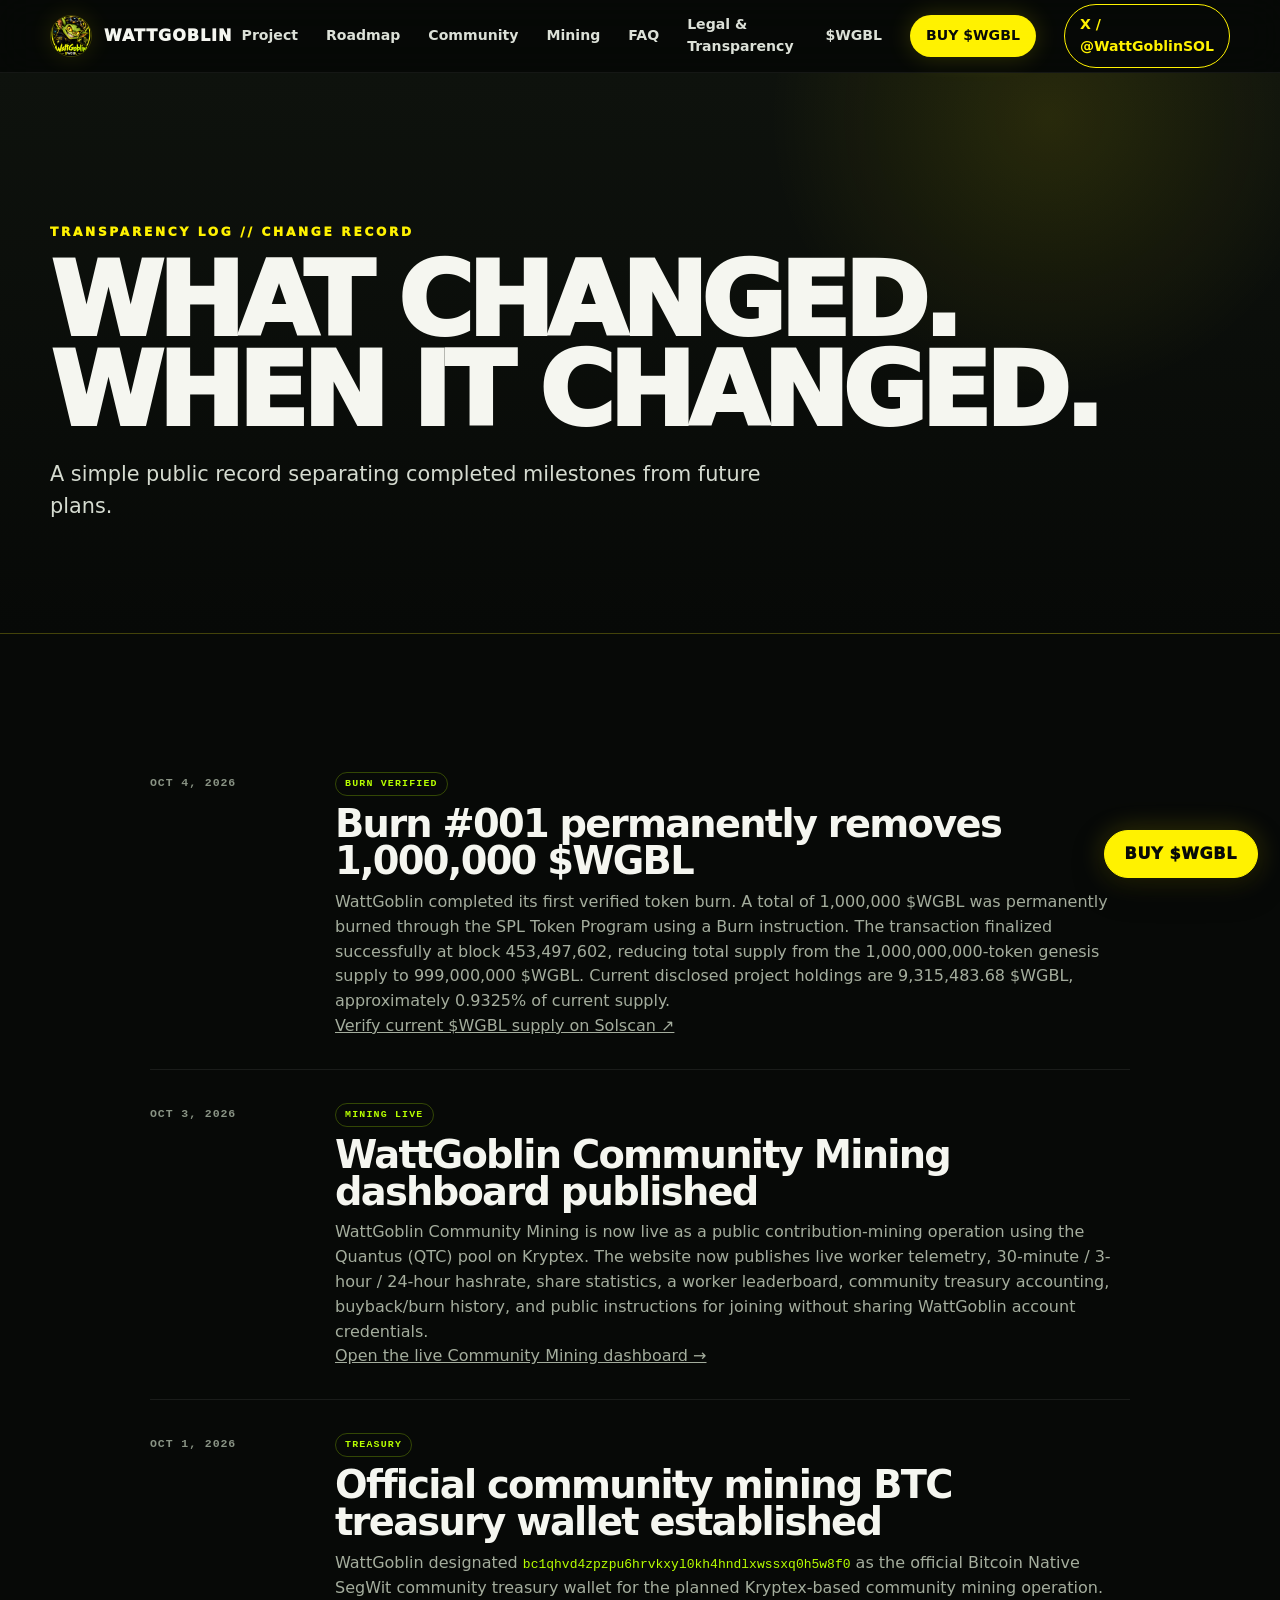
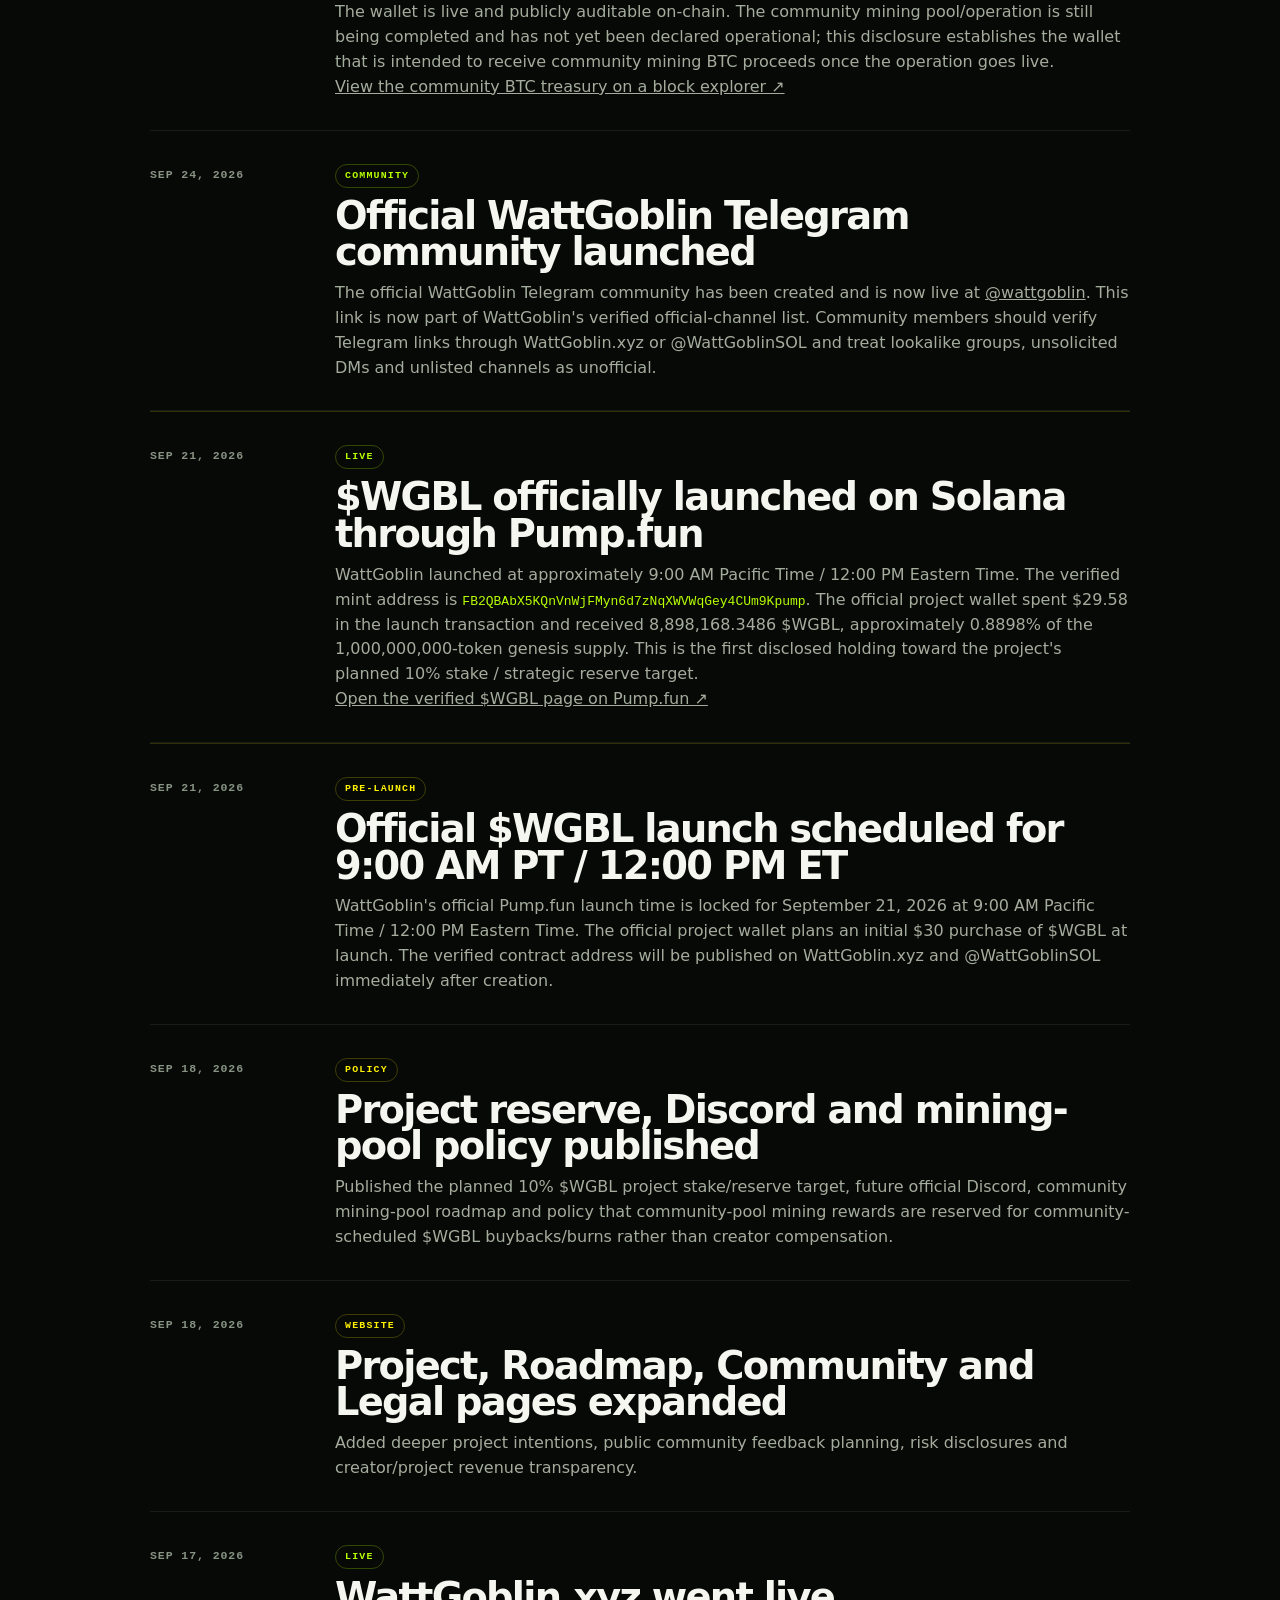
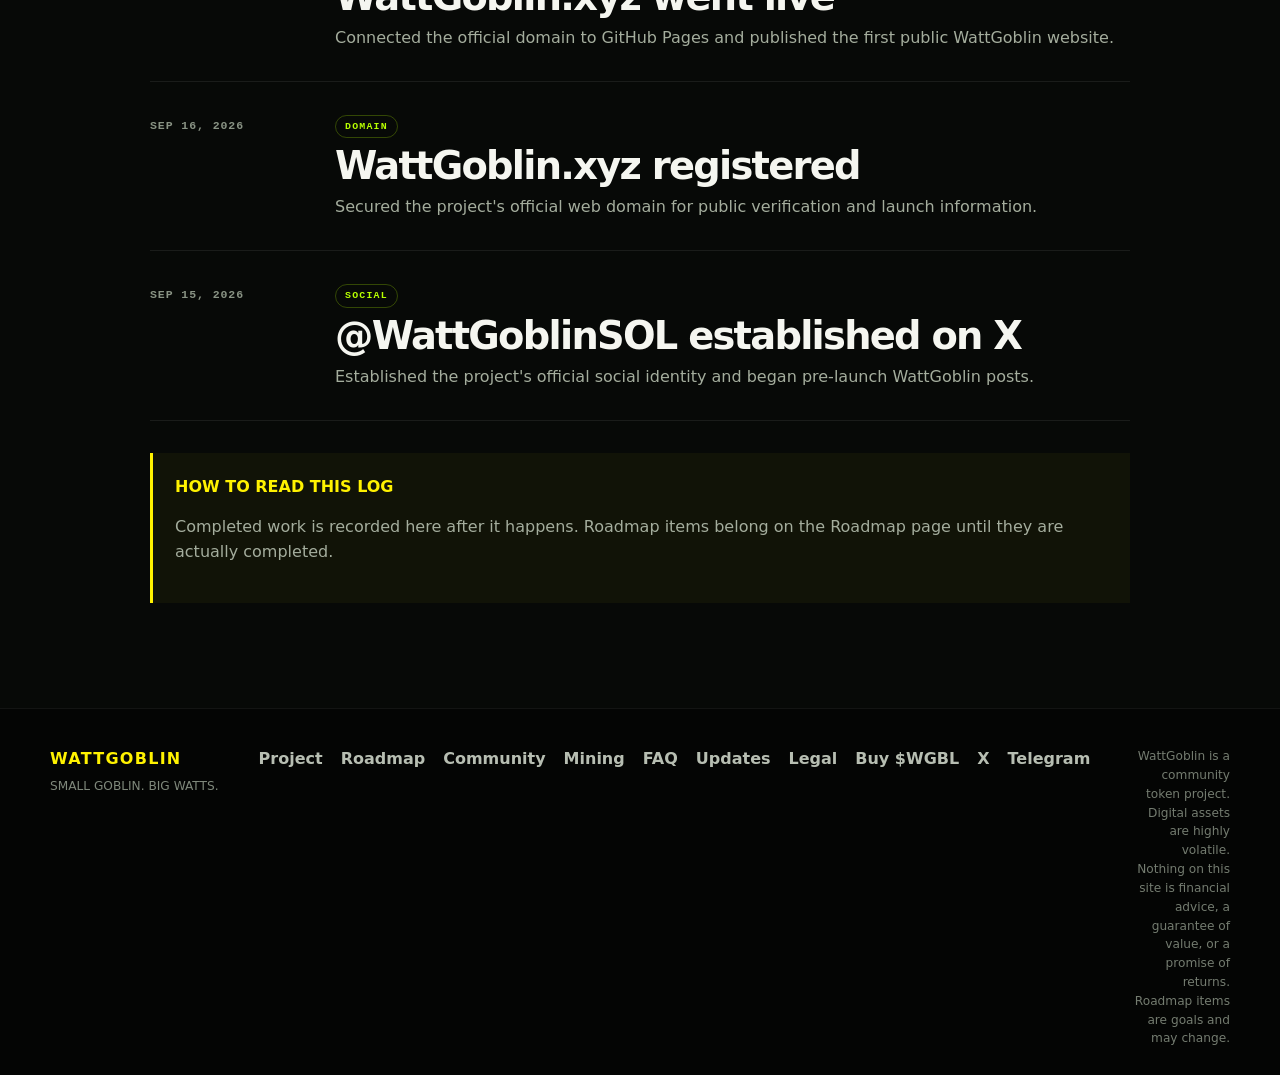
<file: updates.html>
<!doctype html>
<html lang="en">
<head>
<meta charset="utf-8">
<meta name="viewport" content="width=device-width, initial-scale=1">
<meta name="theme-color" content="#080a08">
<link rel="icon" type="image/png" href="assets/favicon.png">
<link rel="stylesheet" href="styles.css?v=19">
<script defer src="config.js?v=19"></script>
<script defer src="script.js?v=19"></script>
<meta name="description" content="WattGoblin transparency log — dated public project milestones, policy changes and launch progress.">
<title>Transparency Log | WattGoblin</title>
</head>
<body>
<div class="scanlines" aria-hidden="true"></div>
<header class="site-header">
  <div class="shell nav">
    <a class="brand" href="index.html"><img src="assets/favicon.png" alt=""><span>WATTGOBLIN</span></a>
    <nav class="nav-links" aria-label="Primary">
      <a href="project.html">Project</a><a href="roadmap.html">Roadmap</a><a href="community.html">Community</a>
      <a href="mining.html">Mining</a>
      <a href="faq.html">FAQ</a><a href="legal.html">Legal & Transparency</a><a href="index.html#token">$WGBL</a>
      <a class="buy-link" href="buy.html">BUY $WGBL</a>
      <a class="x-link" href="https://x.com/WattGoblinSOL" target="_blank" rel="noopener">X / @WattGoblinSOL</a>
    </nav>
  </div>
</header>

<main>
  <section class="page-hero updates-hero">
    <div class="shell">
      <div class="eyebrow">TRANSPARENCY LOG // CHANGE RECORD</div>
      <h1>WHAT CHANGED.<br>WHEN IT CHANGED.</h1>
      <p class="lede">A simple public record separating completed milestones from future plans.</p>
    </div>
  </section>

  <section class="section shell updates-list">

    <article class="update-entry">
      <time datetime="2026-10-04">OCT 4, 2026</time>
      <div>
        <span class="update-status done">BURN VERIFIED</span>
        <h2>Burn #001 permanently removes 1,000,000 $WGBL</h2>
        <p>
          WattGoblin completed its first verified token burn. A total of 1,000,000 $WGBL was permanently
          burned through the SPL Token Program using a Burn instruction. The transaction finalized successfully
          at block 453,497,602, reducing total supply from the 1,000,000,000-token genesis supply to 999,000,000 $WGBL.
          Current disclosed project holdings are 9,315,483.68 $WGBL, approximately 0.9325% of current supply.
        </p>
        <p><a href="https://solscan.io/token/FB2QBAbX5KQnVnWjFMyn6d7zNqXWVWqGey4CUm9Kpump" target="_blank" rel="noopener">Verify current $WGBL supply on Solscan ↗</a></p>
      </div>
    </article>

    <article class="update-entry">
      <time datetime="2026-10-03">OCT 3, 2026</time>
      <div>
        <span class="update-status done">MINING LIVE</span>
        <h2>WattGoblin Community Mining dashboard published</h2>
        <p>
          WattGoblin Community Mining is now live as a public contribution-mining operation using the Quantus (QTC)
          pool on Kryptex. The website now publishes live worker telemetry, 30-minute / 3-hour / 24-hour hashrate,
          share statistics, a worker leaderboard, community treasury accounting, buyback/burn history, and public
          instructions for joining without sharing WattGoblin account credentials.
        </p>
        <p><a href="mining.html">Open the live Community Mining dashboard →</a></p>
      </div>
    </article>

    <article class="update-entry">
      <time datetime="2026-10-01">OCT 1, 2026</time>
      <div>
        <span class="update-status done">TREASURY</span>
        <h2>Official community mining BTC treasury wallet established</h2>
        <p>
          WattGoblin designated <code>bc1qhvd4zpzpu6hrvkxyl0kh4hndlxwssxq0h5w8f0</code> as the official Bitcoin Native SegWit
          community treasury wallet for the planned Kryptex-based community mining operation. The wallet
          is live and publicly auditable on-chain. The community mining pool/operation is still being
          completed and has not yet been declared operational; this disclosure establishes the wallet
          that is intended to receive community mining BTC proceeds once the operation goes live.
        </p>
        <p><a href="https://mempool.space/address/bc1qhvd4zpzpu6hrvkxyl0kh4hndlxwssxq0h5w8f0" target="_blank" rel="noopener">View the community BTC treasury on a block explorer ↗</a></p>
      </div>
    </article>

    <article class="update-entry">
      <time datetime="2026-09-24">SEP 24, 2026</time>
      <div>
        <span class="update-status done">COMMUNITY</span>
        <h2>Official WattGoblin Telegram community launched</h2>
        <p>
          The official WattGoblin Telegram community has been created and is now live at
          <a href="https://t.me/wattgoblins" target="_blank" rel="noopener">@wattgoblin</a>.
          This link is now part of WattGoblin's verified official-channel list. Community members
          should verify Telegram links through WattGoblin.xyz or @WattGoblinSOL and treat
          lookalike groups, unsolicited DMs and unlisted channels as unofficial.
        </p>
      </div>
    </article>


    <article class="update-entry launch-entry">
      <time datetime="2026-09-21T09:00:00-07:00">SEP 21, 2026</time>
      <div>
        <span class="update-status done">LIVE</span>
        <h2>$WGBL officially launched on Solana through Pump.fun</h2>
        <p>
          WattGoblin launched at approximately 9:00 AM Pacific Time / 12:00 PM Eastern Time.
          The verified mint address is <code>FB2QBAbX5KQnVnWjFMyn6d7zNqXWVWqGey4CUm9Kpump</code>.
          The official project wallet spent $29.58 in the launch transaction and received
          8,898,168.3486 $WGBL, approximately 0.8898% of the 1,000,000,000-token genesis supply.
          This is the first disclosed holding toward the project's planned 10% stake / strategic reserve target.
        </p>
        <p><a href="https://pump.fun/coin/FB2QBAbX5KQnVnWjFMyn6d7zNqXWVWqGey4CUm9Kpump" target="_blank" rel="noopener">Open the verified $WGBL page on Pump.fun ↗</a></p>
      </div>
    </article>

    <article class="update-entry launch-entry">
      <time datetime="2026-09-21T09:00:00-07:00">SEP 21, 2026</time>
      <div>
        <span class="update-status">PRE-LAUNCH</span>
        <h2>Official $WGBL launch scheduled for 9:00 AM PT / 12:00 PM ET</h2>
        <p>WattGoblin's official Pump.fun launch time is locked for September 21, 2026 at 9:00 AM Pacific Time / 12:00 PM Eastern Time. The official project wallet plans an initial $30 purchase of $WGBL at launch. The verified contract address will be published on WattGoblin.xyz and @WattGoblinSOL immediately after creation.</p>
      </div>
    </article>

    <article class="update-entry">
      <time datetime="2026-09-18">SEP 18, 2026</time>
      <div><span class="update-status">POLICY</span><h2>Project reserve, Discord and mining-pool policy published</h2>
      <p>Published the planned 10% $WGBL project stake/reserve target, future official Discord, community mining-pool roadmap and policy that community-pool mining rewards are reserved for community-scheduled $WGBL buybacks/burns rather than creator compensation.</p></div>
    </article>
    <article class="update-entry">
      <time datetime="2026-09-18">SEP 18, 2026</time>
      <div><span class="update-status">WEBSITE</span><h2>Project, Roadmap, Community and Legal pages expanded</h2>
      <p>Added deeper project intentions, public community feedback planning, risk disclosures and creator/project revenue transparency.</p></div>
    </article>
    <article class="update-entry">
      <time datetime="2026-09-17">SEP 17, 2026</time>
      <div><span class="update-status done">LIVE</span><h2>WattGoblin.xyz went live</h2>
      <p>Connected the official domain to GitHub Pages and published the first public WattGoblin website.</p></div>
    </article>
    <article class="update-entry">
      <time datetime="2026-09-16">SEP 16, 2026</time>
      <div><span class="update-status done">DOMAIN</span><h2>WattGoblin.xyz registered</h2>
      <p>Secured the project's official web domain for public verification and launch information.</p></div>
    </article>
    <article class="update-entry">
      <time datetime="2026-09-15">SEP 15, 2026</time>
      <div><span class="update-status done">SOCIAL</span><h2>@WattGoblinSOL established on X</h2>
      <p>Established the project's official social identity and began pre-launch WattGoblin posts.</p></div>
    </article>

    <div class="updates-note">
      <strong>HOW TO READ THIS LOG</strong>
      <p>Completed work is recorded here after it happens. Roadmap items belong on the Roadmap page until they are actually completed.</p>
    </div>
  </section>
</main>

<footer class="site-footer">
  <div class="shell footer-grid">
    <div><strong>WATTGOBLIN</strong><div class="footer-tag">SMALL GOBLIN. BIG WATTS.</div></div>
    <div class="footer-links">
      <a href="project.html">Project</a><a href="roadmap.html">Roadmap</a><a href="community.html">Community</a>
      <a href="mining.html">Mining</a>
      <a href="faq.html">FAQ</a><a href="updates.html">Updates</a><a href="legal.html">Legal</a>
      <a href="buy.html">Buy $WGBL</a>
      <a href="https://x.com/WattGoblinSOL" target="_blank" rel="noopener">X</a>
      <a href="https://t.me/wattgoblins" target="_blank" rel="noopener">Telegram</a>
    </div>
    <p class="legal">WattGoblin is a community token project. Digital assets are highly volatile. Nothing on this site is financial advice, a guarantee of value, or a promise of returns. Roadmap items are goals and may change.</p>
  </div>
</footer>
  <a class="buy-fab" href="buy.html" aria-label="Buy WGBL on Pump.fun">BUY $WGBL</a>
</body>
</html>
</file>
<file: styles.css>
*{box-sizing:border-box}
:root{
 --bg:#070907; --bg2:#0d110c; --panel:#10150e; --panel2:#151c11;
 --yellow:#fff200; --lime:#b7ff00; --white:#f5f6f0; --muted:#a4ad9d;
 --line:rgba(255,242,0,.22); --max:1180px;
}
html{scroll-behavior:smooth}
body{margin:0;background:var(--bg);color:var(--white);font-family:Inter,ui-sans-serif,system-ui,-apple-system,"Segoe UI",sans-serif;line-height:1.55;overflow-x:hidden}
a{color:inherit}
img{display:block;max-width:100%}
.shell{width:min(var(--max),calc(100% - 40px));margin-inline:auto}
.scanlines{position:fixed;inset:0;pointer-events:none;z-index:999;opacity:.11;background:repeating-linear-gradient(0deg,rgba(255,255,255,.03),rgba(255,255,255,.03) 1px,transparent 1px,transparent 4px)}
.site-header{position:sticky;top:0;z-index:100;background:rgba(7,9,7,.84);backdrop-filter:blur(18px);border-bottom:1px solid rgba(255,255,255,.06)}
.nav{min-height:72px;display:flex;align-items:center;justify-content:space-between;gap:24px}
.brand{display:flex;align-items:center;gap:12px;text-decoration:none;font-weight:950;letter-spacing:.06em}
.brand img{width:42px;height:42px;border-radius:50%;object-fit:cover;border:1px solid var(--line);box-shadow:0 0 24px rgba(255,242,0,.12)}
.nav-links{display:flex;align-items:center;gap:28px;font-size:.88rem;font-weight:800}
.nav-links a{text-decoration:none;color:#dce1d8}
.nav-links a:hover{color:var(--yellow)}
.x-link{padding:9px 15px;border:1px solid var(--yellow);border-radius:999px;color:var(--yellow)!important}
.buy-link{padding:10px 16px;border-radius:999px;background:var(--yellow);color:#080a08!important;box-shadow:0 0 24px rgba(255,242,0,.18);white-space:nowrap}
.buy-link:hover{color:#080a08!important;transform:translateY(-1px);box-shadow:0 0 34px rgba(255,242,0,.30)}
.hero{position:relative;overflow:hidden}
.hero-home{min-height:810px;display:flex;align-items:center}
.hero-bg{position:absolute;inset:0;width:100%;height:100%;object-fit:cover;object-position:center}
.hero-overlay{position:absolute;inset:0;background:linear-gradient(90deg,rgba(5,7,5,.93),rgba(5,7,5,.63) 42%,rgba(5,7,5,.22) 70%,rgba(5,7,5,.4)),linear-gradient(0deg,rgba(5,7,5,.96),transparent 50%)}
.hero-grid{position:relative;z-index:2;display:grid;grid-template-columns:1.2fr .8fr;gap:70px;align-items:end;padding:160px 0 90px}
.eyebrow{font-size:.76rem;font-weight:950;letter-spacing:.22em;color:var(--yellow)}
.hero h1,.page-hero h1{margin:14px 0 22px;font-size:clamp(4rem,8vw,7.4rem);line-height:.88;letter-spacing:-.055em;font-weight:1000}
.hero h1 span{color:var(--yellow);text-shadow:0 0 28px rgba(255,242,0,.18)}
.lede{max-width:720px;color:#d5dbd0;font-size:clamp(1.05rem,2vw,1.3rem)}
.hero-buttons{display:flex;flex-wrap:wrap;gap:12px;margin-top:28px}
.btn{display:inline-flex;min-height:52px;padding:0 22px;align-items:center;justify-content:center;border-radius:8px;text-decoration:none;font-weight:950;letter-spacing:.03em}
.btn-primary{background:var(--yellow);color:#080a08;box-shadow:0 0 32px rgba(255,242,0,.16)}
.btn-ghost{border:1px solid rgba(255,255,255,.22);background:rgba(0,0,0,.34)}
.launch-console{align-self:end;background:rgba(8,11,7,.84);border:1px solid var(--line);border-radius:18px;box-shadow:0 28px 80px rgba(0,0,0,.46);overflow:hidden}
.console-top{display:flex;gap:10px;align-items:center;padding:14px 18px;background:rgba(255,255,255,.03);border-bottom:1px solid rgba(255,255,255,.07);font:800 .72rem/1 monospace;letter-spacing:.12em;color:#aeb8aa}
.status-dot{width:8px;height:8px;border-radius:50%;background:var(--lime);box-shadow:0 0 14px var(--lime);animation:pulse 1.4s infinite}
@keyframes pulse{50%{opacity:.35}}
.launch-label{padding:22px 22px 0;font-size:.72rem;font-weight:900;letter-spacing:.2em;color:var(--yellow)}
.countdown{display:grid;grid-template-columns:repeat(4,1fr);gap:8px;padding:16px 18px}
.countdown>div{padding:15px 8px;text-align:center;background:#080a08;border:1px solid rgba(255,255,255,.07);border-radius:10px}
.countdown strong{display:block;font-size:clamp(1.7rem,4vw,2.8rem);line-height:1;color:var(--yellow);font-family:ui-monospace,SFMono-Regular,Menlo,monospace}
.countdown span{display:block;margin-top:8px;font-size:.62rem;letter-spacing:.16em;color:#899283}
.launch-date{padding:0 22px 22px;color:#c7cec2;font:800 .76rem/1.4 ui-monospace,monospace;letter-spacing:.08em}
.meter{padding:18px 22px 22px;border-top:1px solid rgba(255,255,255,.07);display:grid;grid-template-columns:auto 1fr auto;align-items:center;gap:12px;font:700 .68rem/1 monospace;color:#9da797}
.meter-track{height:8px;border-radius:99px;background:#262c23;overflow:hidden}.meter-fill{height:100%;width:84%;background:linear-gradient(90deg,var(--lime),var(--yellow));box-shadow:0 0 18px var(--yellow)}
.meter b{color:var(--yellow)}
.marquee{overflow:hidden;border-block:1px solid var(--line);background:var(--yellow);color:#080a08;font-weight:950;letter-spacing:.12em;white-space:nowrap}
.marquee div{display:inline-block;padding:13px 0;min-width:max-content;animation:marquee 24s linear infinite}
@keyframes marquee{to{transform:translateX(-30%)}}
.section{padding:105px 0}
.intro-grid{display:grid;grid-template-columns:.82fr 1.18fr;gap:80px;align-items:center}
.portrait-frame{position:relative;border:1px solid var(--line);border-radius:22px;overflow:hidden;background:#000;box-shadow:0 30px 90px rgba(0,0,0,.45)}
.frame-label{position:absolute;left:16px;bottom:16px;padding:8px 10px;background:rgba(0,0,0,.75);border:1px solid var(--line);font:800 .7rem/1 monospace;color:var(--yellow);letter-spacing:.1em}
h2{margin:12px 0 18px;font-size:clamp(2.3rem,5vw,4.8rem);line-height:.96;letter-spacing:-.045em}
p{color:var(--muted)}
.callout{margin:30px 0;padding:22px;border-left:3px solid var(--yellow);background:linear-gradient(90deg,rgba(255,242,0,.08),transparent);font-weight:950;letter-spacing:.06em}
.text-link{color:var(--yellow);font-weight:850;text-decoration:none}
.darker{background:linear-gradient(180deg,rgba(255,242,0,.025),transparent 35%),var(--bg2);border-block:1px solid rgba(255,255,255,.05)}
.section-title{max-width:760px;margin-bottom:40px}
.three-cards,.goals-grid{display:grid;grid-template-columns:repeat(3,1fr);gap:18px}
.power-card,.goals-grid article{padding:30px;border-radius:18px;background:linear-gradient(145deg,rgba(255,242,0,.055),transparent 46%),var(--panel);border:1px solid rgba(255,255,255,.07)}
.power-card>span{font:900 .75rem/1 monospace;color:var(--yellow)}
.power-card h3,.goals-grid h3{margin:24px 0 8px;font-size:1.7rem;color:var(--yellow);letter-spacing:.05em}
.token-grid{display:grid;grid-template-columns:.8fr 1.2fr;gap:60px;align-items:center}
.token-terminal{background:#090b08;border:1px solid var(--line);border-radius:18px;overflow:hidden;box-shadow:0 30px 90px rgba(0,0,0,.35)}
.terminal-row{display:flex;justify-content:space-between;padding:17px 22px;border-bottom:1px solid rgba(255,255,255,.06);font:800 .82rem/1.2 ui-monospace,monospace}
.terminal-row span{color:#8e9789}.terminal-row b{color:var(--yellow)}
.contract{padding:26px 22px}.contract span{display:block;font:800 .68rem/1 monospace;letter-spacing:.15em;color:#8e9789}.contract strong{display:block;margin-top:10px;font-size:clamp(1.6rem,4vw,3rem);color:var(--yellow)}
.roadmap-preview,.project-end{background:linear-gradient(100deg,rgba(183,255,0,.08),transparent),#0c100b;border-top:1px solid var(--line)}
.preview-grid{display:grid;grid-template-columns:1fr auto;align-items:center;gap:40px}
.site-footer{padding:38px 0;background:#040504;border-top:1px solid rgba(255,255,255,.06)}
.footer-grid{display:grid;grid-template-columns:auto auto 1fr;gap:40px;align-items:start}
.footer-grid strong{color:var(--yellow);letter-spacing:.08em}.footer-tag{color:#7f887b;font-size:.76rem;margin-top:5px}.footer-links{display:flex;gap:18px}.footer-links a{color:#b7beb2;text-decoration:none;font-weight:700}.legal{max-width:650px;margin:0 0 0 auto;font-size:.76rem;text-align:right;color:#747c70}
.page-hero{padding:150px 0 90px;background:radial-gradient(circle at 80% 10%,rgba(255,242,0,.12),transparent 24%),linear-gradient(180deg,#0d100c,#070907);border-bottom:1px solid var(--line)}
.page-hero-grid{display:grid;grid-template-columns:1fr 360px;gap:70px;align-items:center}.page-hero-grid img{border-radius:50%;border:2px solid var(--yellow);box-shadow:0 0 80px rgba(255,242,0,.16)}
.manifesto{display:grid;grid-template-columns:160px 1fr;gap:60px}.manifesto-number{font:1000 clamp(6rem,14vw,12rem)/.8 ui-monospace,monospace;color:rgba(255,242,0,.12)}
.goals-grid{grid-template-columns:repeat(4,1fr)}.goals-grid article>span{font-size:2rem}
.principle-list{border-top:1px solid var(--line)}.principle-list>div{display:grid;grid-template-columns:70px 260px 1fr;gap:26px;padding:26px 0;border-bottom:1px solid rgba(255,255,255,.08);align-items:start}.principle-list b{font:900 1rem/1 monospace;color:var(--yellow)}.principle-list span{font-weight:900;font-size:1.1rem}.principle-list p{margin:0}
.roadmap-hero{background:radial-gradient(circle at 20% 0,rgba(183,255,0,.12),transparent 25%),linear-gradient(180deg,#0d100c,#070907)}
.roadmap{max-width:1000px}.phase{display:grid;grid-template-columns:110px 1fr;position:relative}.phase-rail{position:relative;border-right:1px solid var(--line);padding-top:8px}.phase-rail::after{content:"";position:absolute;right:-5px;top:10px;width:9px;height:9px;border-radius:50%;background:#4b5248;border:1px solid #7e8779}.phase.current .phase-rail::after{background:var(--yellow);box-shadow:0 0 18px var(--yellow)}.phase-rail span{font:900 1.2rem/1 ui-monospace,monospace;color:#70796d}.phase-body{padding:0 0 90px 44px}.phase-status{display:inline-block;padding:6px 9px;border:1px solid rgba(255,255,255,.11);border-radius:999px;font:850 .64rem/1 monospace;letter-spacing:.13em;color:#929c8d}.phase.current .phase-status{color:#080a08;background:var(--yellow);border-color:var(--yellow)}.phase-body h2{font-size:clamp(2rem,4vw,3.6rem);margin-bottom:12px}.phase-body ul{margin:24px 0 0;padding:0;list-style:none;display:grid;gap:10px}.phase-body li{position:relative;padding-left:22px;color:#c1c8bd}.phase-body li::before{content:"⚡";position:absolute;left:0;color:var(--yellow);font-size:.8rem}.roadmap-note{margin-left:110px;padding:24px 28px;border:1px solid var(--line);background:rgba(255,242,0,.04);border-radius:14px}.roadmap-note strong{color:var(--yellow);letter-spacing:.08em}
@media(max-width:900px){
 .nav-links a:not(.buy-link){display:none}.hero-grid{grid-template-columns:1fr;padding-top:360px;gap:35px}.hero-home{min-height:980px}.hero-bg{object-position:40% center}.hero-overlay{background:linear-gradient(0deg,rgba(5,7,5,.98) 8%,rgba(5,7,5,.75) 55%,rgba(5,7,5,.24))}
 .intro-grid,.token-grid,.page-hero-grid{grid-template-columns:1fr}.page-hero-grid img{max-width:320px}.three-cards,.goals-grid{grid-template-columns:1fr 1fr}.preview-grid{grid-template-columns:1fr}.footer-grid{grid-template-columns:1fr}.legal{margin:0;text-align:left}.manifesto{grid-template-columns:1fr}.manifesto-number{font-size:6rem}.principle-list>div{grid-template-columns:50px 1fr}.principle-list p{grid-column:2}.phase{grid-template-columns:70px 1fr}.roadmap-note{margin-left:70px}
}
@media(max-width:560px){
 .shell{width:min(var(--max),calc(100% - 28px))}.nav{min-height:64px}.brand span{font-size:.84rem}.brand img{width:36px;height:36px}.x-link{font-size:.72rem;padding:8px 10px!important}.buy-link{font-size:.70rem;padding:9px 11px!important}
 .hero-home{min-height:900px}.hero-grid{padding:310px 0 58px}.hero h1,.page-hero h1{font-size:clamp(3.2rem,15vw,5rem)}.countdown{grid-template-columns:repeat(2,1fr)}.section{padding:76px 0}.three-cards,.goals-grid{grid-template-columns:1fr}.footer-links{flex-wrap:wrap}.page-hero{padding:110px 0 70px}.principle-list>div{grid-template-columns:40px 1fr;gap:14px}.phase{grid-template-columns:48px 1fr}.phase-body{padding-left:24px}.roadmap-note{margin-left:48px}
}


/* Community Terminal */
.community-teaser{
  background:
    radial-gradient(circle at 15% 0%,rgba(183,255,0,.10),transparent 28%),
    linear-gradient(180deg,#0a0d09,#070907);
  border-top:1px solid var(--line);
}
.community-teaser-grid{
  display:grid;
  grid-template-columns:1fr auto;
  gap:50px;
  align-items:center;
}
.community-points{
  display:flex;
  flex-wrap:wrap;
  gap:10px;
  margin-top:24px;
}
.community-points span{
  padding:8px 11px;
  border:1px solid rgba(255,255,255,.09);
  border-radius:999px;
  background:rgba(255,255,255,.03);
  color:#c5ccc0;
  font-size:.78rem;
  font-weight:800;
}
.community-hero{
  background:
    radial-gradient(circle at 78% 8%,rgba(255,242,0,.13),transparent 26%),
    linear-gradient(180deg,#0e120d,#070907);
}
.terminal-intro{
  display:grid;
  grid-template-columns:.8fr 1.2fr;
  gap:70px;
  align-items:start;
}
.community-rules{
  border-top:1px solid var(--line);
}
.community-rules>div{
  display:grid;
  grid-template-columns:52px 190px 1fr;
  gap:18px;
  padding:20px 0;
  border-bottom:1px solid rgba(255,255,255,.07);
}
.community-rules b{
  color:var(--yellow);
  font:900 .85rem/1 ui-monospace,monospace;
}
.community-rules span{
  font-weight:900;
}
.community-rules p{
  margin:0;
}
.community-board-header{
  display:grid;
  grid-template-columns:1fr auto;
  gap:35px;
  align-items:end;
  margin-bottom:28px;
}
.board-status{
  min-width:220px;
  padding:16px 18px;
  background:#080a08;
  border:1px solid var(--line);
  border-radius:12px;
  display:grid;
  grid-template-columns:10px 1fr;
  gap:8px 10px;
  align-items:center;
}
.board-status strong{
  font:800 .72rem/1 ui-monospace,monospace;
  letter-spacing:.09em;
}
.board-status small{
  grid-column:2;
  color:#8f998b;
  font:700 .65rem/1.2 ui-monospace,monospace;
}
.giscus-shell{
  border:1px solid var(--line);
  border-radius:18px;
  background:#090b08;
  padding:18px;
  min-height:280px;
}
.giscus-placeholder{
  min-height:240px;
  display:grid;
  place-items:center;
  align-content:center;
  text-align:center;
  padding:30px;
  border:1px dashed rgba(255,242,0,.22);
  border-radius:12px;
  background:
    linear-gradient(180deg,rgba(255,242,0,.025),transparent),
    #0c0f0b;
}
.giscus-placeholder h3{
  margin:14px 0 6px;
  font-size:1.5rem;
  color:var(--yellow);
}
.giscus-placeholder p{
  max-width:700px;
}
.terminal-code{
  color:#7e8979;
  font:800 .72rem/1 ui-monospace,monospace;
  letter-spacing:.16em;
}
.community-alt{
  display:grid;
  grid-template-columns:1fr auto;
  gap:45px;
  align-items:center;
}

@media(max-width:900px){
  .community-teaser-grid,.terminal-intro,.community-board-header,.community-alt{
    grid-template-columns:1fr;
  }
  .community-rules>div{
    grid-template-columns:42px 1fr;
  }
  .community-rules p{
    grid-column:2;
  }
  .board-status{
    min-width:0;
    max-width:320px;
  }
}


/* Legal & Transparency */
.transparency-teaser{
  background:
    linear-gradient(90deg,rgba(255,242,0,.055),transparent 38%),
    #0b0e0a;
  border-block:1px solid rgba(255,255,255,.05);
}
.transparency-grid{
  display:grid;
  grid-template-columns:90px 1fr auto;
  gap:34px;
  align-items:center;
}
.transparency-icon{
  width:84px;height:84px;
  display:grid;place-items:center;
  border-radius:18px;
  background:var(--yellow);
  color:#070907;
  font-size:2.5rem;
  box-shadow:0 0 38px rgba(255,242,0,.16);
}
.legal-hero{
  background:
    radial-gradient(circle at 85% 10%,rgba(255,242,0,.12),transparent 24%),
    linear-gradient(180deg,#0e120d,#070907);
}
.legal-meta{
  display:flex;
  flex-wrap:wrap;
  gap:10px;
  margin-top:28px;
}
.legal-meta span{
  padding:7px 10px;
  border:1px solid rgba(255,255,255,.10);
  background:rgba(0,0,0,.24);
  border-radius:6px;
  color:#aab3a5;
  font:800 .67rem/1 ui-monospace,monospace;
  letter-spacing:.09em;
}
.legal-layout{
  display:grid;
  grid-template-columns:250px 1fr;
  gap:70px;
  align-items:start;
}
.legal-toc{
  position:sticky;
  top:96px;
  padding:20px;
  border:1px solid var(--line);
  border-radius:14px;
  background:#0a0d09;
  display:grid;
  gap:4px;
}
.legal-toc .terminal-code{
  margin-bottom:12px;
  color:var(--yellow);
}
.legal-toc a{
  padding:7px 8px;
  border-radius:6px;
  color:#9fa99a;
  text-decoration:none;
  font-size:.76rem;
  font-weight:750;
}
.legal-toc a:hover{
  background:rgba(255,242,0,.06);
  color:var(--yellow);
}
.legal-copy{
  min-width:0;
}
.legal-section{
  position:relative;
  padding:0 0 62px;
  margin-bottom:62px;
  border-bottom:1px solid rgba(255,255,255,.08);
  scroll-margin-top:105px;
}
.legal-number{
  margin-bottom:12px;
  color:var(--yellow);
  font:900 .75rem/1 ui-monospace,monospace;
  letter-spacing:.14em;
}
.legal-section h2{
  font-size:clamp(2rem,4vw,3.7rem);
}
.legal-section p{
  font-size:1.01rem;
  max-width:850px;
}
.warning-box{
  margin-top:24px;
  padding:24px 26px;
  background:linear-gradient(120deg,rgba(255,242,0,.07),transparent),#0c0f0b;
  border:1px solid var(--line);
  border-radius:14px;
}
.warning-box>strong{
  color:var(--yellow);
}
.warning-box ul{
  margin:18px 0 0;
  padding-left:21px;
  color:#bdc5b9;
}
.warning-box li+li{
  margin-top:9px;
}
.use-grid{
  display:grid;
  grid-template-columns:repeat(2,1fr);
  gap:14px;
  margin-top:30px;
}
.use-grid article{
  padding:22px;
  border:1px solid rgba(255,255,255,.08);
  border-radius:14px;
  background:linear-gradient(140deg,rgba(183,255,0,.035),transparent),#0c100b;
}
.use-grid article>span{
  color:var(--yellow);
  font:900 .68rem/1 ui-monospace,monospace;
}
.use-grid h3{
  margin:15px 0 7px;
  font-size:1.2rem;
}
.use-grid p{
  margin:0;
  font-size:.9rem;
}
.revenue-notice{
  margin-top:18px;
  padding:22px;
  border-left:3px solid var(--yellow);
  background:rgba(255,242,0,.04);
}
.revenue-notice strong{
  color:var(--yellow);
  font:900 .72rem/1 ui-monospace,monospace;
  letter-spacing:.1em;
}
.revenue-notice p{
  margin-bottom:0;
}
.source-box{
  padding:30px;
  border:1px solid var(--line);
  border-radius:16px;
  background:linear-gradient(145deg,rgba(255,242,0,.05),transparent),#0b0e0a;
}
.source-links{
  display:flex;
  flex-wrap:wrap;
  gap:10px;
  margin-top:22px;
}
.source-links a{
  padding:9px 12px;
  border:1px solid rgba(255,255,255,.10);
  border-radius:7px;
  color:var(--yellow);
  text-decoration:none;
  font-size:.8rem;
  font-weight:800;
}

@media(max-width:900px){
  .transparency-grid{grid-template-columns:70px 1fr}
  .transparency-grid .btn{grid-column:1/-1}
  .transparency-icon{width:68px;height:68px}
  .legal-layout{grid-template-columns:1fr}
  .legal-toc{position:relative;top:auto}
}
@media(max-width:560px){
  .transparency-grid{grid-template-columns:1fr}
  .use-grid{grid-template-columns:1fr}
}

.reserve-box{margin:0 22px 22px;padding:20px 22px;border:1px solid rgba(255,242,0,.24);border-radius:12px;background:linear-gradient(110deg,rgba(255,242,0,.06),transparent),#0d100c}
.reserve-box>span{display:block;color:#8f998a;font:800 .66rem/1 ui-monospace,monospace;letter-spacing:.14em}
.reserve-box>strong{display:block;margin:9px 0 8px;color:var(--yellow);font-size:1.18rem}
.reserve-box p{margin:0;font-size:.84rem;color:#aeb7aa}
.goals-grid{grid-template-columns:repeat(auto-fit,minmax(220px,1fr))}


/* V7 pre-launch completion */
.verification-section{padding-top:90px}
.verification-grid{display:grid;grid-template-columns:repeat(4,1fr);gap:14px;margin-top:26px}
.verify-card{display:flex;min-height:145px;flex-direction:column;justify-content:center;padding:22px;border-radius:14px;text-decoration:none;border:1px solid rgba(255,255,255,.08);background:#0d100c}
.verify-card span{font:800 .66rem/1 ui-monospace,monospace;letter-spacing:.13em;color:#879181}
.verify-card strong{margin:12px 0 7px;font-size:1.05rem;color:#e9ede5;word-break:break-word}
.verify-card small{font:800 .6rem/1.3 ui-monospace,monospace;letter-spacing:.08em}
.verify-card.active{border-color:rgba(183,255,0,.26);background:linear-gradient(145deg,rgba(183,255,0,.055),transparent),#0d100c}
.verify-card.active small{color:var(--lime)}.verify-card.pending small{color:var(--yellow)}
.security-warning{display:grid;grid-template-columns:52px 1fr;gap:18px;align-items:start;margin-top:18px;padding:22px 24px;border:1px solid rgba(255,242,0,.28);border-radius:14px;background:linear-gradient(100deg,rgba(255,242,0,.06),transparent),#0b0d0a}
.security-warning.large{margin-top:0}.security-icon{width:48px;height:48px;border-radius:50%;display:grid;place-items:center;background:var(--yellow);color:#080a08;font-size:1.6rem;font-weight:1000}
.security-warning strong{color:var(--yellow);letter-spacing:.08em}.security-warning p{margin:7px 0 0}
.operator-teaser{background:radial-gradient(circle at 85% 20%,rgba(183,255,0,.08),transparent 24%),#0c100b;border-block:1px solid rgba(255,255,255,.05)}
.operator-teaser-grid{display:grid;grid-template-columns:1fr auto;gap:45px;align-items:center}
.operator-section{display:grid;grid-template-columns:180px 1fr;gap:55px;align-items:start}
.operator-badge{display:grid;place-items:center;aspect-ratio:1;border:1px solid var(--line);border-radius:50%;background:#0d100c;color:var(--yellow);font:1000 1.2rem/1 ui-monospace,monospace;text-align:center;box-shadow:0 0 60px rgba(255,242,0,.08)}
.operator-copy strong{color:var(--yellow)}
.project-pool{border-top:1px solid var(--line)}
.pool-policy-grid{display:grid;grid-template-columns:.75fr 1.25fr;gap:60px;align-items:start}
.pool-policy-card{border-top:1px solid var(--line)}
.pool-policy-card>div{display:grid;grid-template-columns:48px 190px 1fr;gap:18px;padding:20px 0;border-bottom:1px solid rgba(255,255,255,.07)}
.pool-policy-card span{color:var(--yellow);font:900 .7rem/1 ui-monospace,monospace}
.pool-policy-card strong{font-size:.9rem}.pool-policy-card p{margin:0;font-size:.9rem}
.quick-links-section{padding-top:70px;padding-bottom:70px}.quick-links-grid{display:grid;grid-template-columns:repeat(2,1fr);gap:18px}
.quick-link-card{padding:28px;border:1px solid rgba(255,255,255,.08);border-radius:16px;background:linear-gradient(145deg,rgba(255,242,0,.045),transparent),#0c0f0b;text-decoration:none}
.quick-link-card>span{color:var(--yellow);font:900 .68rem/1 ui-monospace,monospace;letter-spacing:.14em}.quick-link-card h3{margin:15px 0 8px;font-size:1.55rem}.quick-link-card p{margin:0}
.faq-hero,.updates-hero{background:radial-gradient(circle at 82% 8%,rgba(255,242,0,.11),transparent 24%),linear-gradient(180deg,#0e120d,#070907)}
.faq-list{max-width:950px}.faq-list details{border-bottom:1px solid rgba(255,255,255,.08);padding:0}
.faq-list summary{list-style:none;cursor:pointer;padding:24px 44px 24px 0;position:relative;font-weight:900;font-size:1.08rem}
.faq-list summary::-webkit-details-marker{display:none}.faq-list summary::after{content:"+";position:absolute;right:6px;color:var(--yellow);font:900 1.4rem/1 monospace}
.faq-list details[open] summary::after{content:"–"}.faq-list details p{margin:0;padding:0 45px 24px 0;max-width:820px}
.faq-security{background:#0c100b;border-top:1px solid var(--line)}
.updates-list{max-width:980px}.update-entry{display:grid;grid-template-columns:150px 1fr;gap:35px;padding:30px 0;border-bottom:1px solid rgba(255,255,255,.08)}
.update-entry time{padding-top:8px;color:#899384;font:800 .72rem/1 ui-monospace,monospace;letter-spacing:.08em}
.update-entry h2{font-size:clamp(1.7rem,3vw,2.6rem);margin:10px 0}.update-entry p{margin:0}.update-status{display:inline-block;padding:6px 9px;border-radius:999px;border:1px solid var(--line);color:var(--yellow);font:850 .62rem/1 ui-monospace,monospace;letter-spacing:.12em}.update-status.done{color:var(--lime);border-color:rgba(183,255,0,.25)}
.updates-note{margin-top:32px;padding:22px;border-left:3px solid var(--yellow);background:rgba(255,242,0,.04)}.updates-note strong{color:var(--yellow)}
.discord-coming{display:grid;grid-template-columns:1fr 300px;gap:45px;align-items:center}
.reserve-box{margin:0 22px 22px;padding:20px 22px;border:1px solid rgba(255,242,0,.24);border-radius:12px;background:linear-gradient(110deg,rgba(255,242,0,.06),transparent),#0d100c}
.reserve-box>span{display:block;color:#8f998a;font:800 .66rem/1 ui-monospace,monospace;letter-spacing:.14em}.reserve-box>strong{display:block;margin:9px 0 8px;color:var(--yellow);font-size:1.18rem}.reserve-box p{margin:0;font-size:.84rem;color:#aeb7aa}

@media(max-width:1050px){
  .verification-grid{grid-template-columns:repeat(2,1fr)}
  .nav-links{gap:18px;font-size:.8rem}
}
@media(max-width:900px){
  .operator-teaser-grid,.operator-section,.pool-policy-grid,.discord-coming{grid-template-columns:1fr}
  .operator-badge{width:140px}
  .pool-policy-card>div{grid-template-columns:42px 1fr}.pool-policy-card p{grid-column:2}
}
@media(max-width:620px){
  .verification-grid,.quick-links-grid{grid-template-columns:1fr}
  .security-warning{grid-template-columns:1fr}
  .update-entry{grid-template-columns:1fr;gap:10px}
}

.launch-static{margin-top:10px;color:#d7ddd2;font:800 .76rem/1.4 ui-monospace,monospace;letter-spacing:.08em}
.initial-buy-box{margin:0 22px 14px;padding:18px 22px;border:1px solid rgba(183,255,0,.24);border-radius:12px;background:linear-gradient(110deg,rgba(183,255,0,.05),transparent),#0d100c}
.initial-buy-box>span{display:block;color:#8f998a;font:800 .66rem/1 ui-monospace,monospace;letter-spacing:.14em}
.initial-buy-box>strong{display:block;margin:9px 0 8px;color:var(--lime);font-size:1.18rem}
.initial-buy-box p{margin:0;font-size:.84rem;color:#aeb7aa}
.launch-entry{border-top:1px solid rgba(255,242,0,.16)}


/* V11 — post-launch live state */
.live-chip{color:var(--lime)}
.live-console{text-align:center}
.live-status{font-size:clamp(3.4rem,8vw,6.4rem);font-weight:1000;line-height:.9;color:var(--lime);text-shadow:0 0 30px rgba(183,255,0,.35);margin:32px 0 10px}
.live-sub{font:800 .78rem/1.4 ui-monospace,monospace;letter-spacing:.11em;color:#d9e0d5;margin-bottom:22px}
.live-trade-btn{display:inline-flex;justify-content:center;width:100%;box-sizing:border-box;margin-bottom:24px}
.live-contract{word-break:break-all}
.contract-code,.legal-mint{font-family:ui-monospace,SFMono-Regular,Menlo,Consolas,monospace}
.contract-code{font-size:.82rem;line-height:1.55}
.contract-actions{display:flex;gap:10px;flex-wrap:wrap;margin-top:14px}
.copy-contract,.contract-link{border:1px solid rgba(183,255,0,.34);background:#10140d;color:var(--lime);padding:10px 12px;border-radius:8px;font:800 .7rem/1 ui-monospace,monospace;letter-spacing:.08em;text-decoration:none;cursor:pointer}
.copy-contract:hover,.contract-link:hover{border-color:var(--lime)}
.verify-mint{font-size:.62rem;line-height:1.4;word-break:break-all}
.contract-verify-card{overflow:hidden}
.update-entry code,.legal-mint{word-break:break-all;color:var(--lime)}
.phase.complete{opacity:.82}
.phase.complete .phase-status{color:#a8b0a3}

/* Community Mining Dashboard */
.mining-hero{background:radial-gradient(circle at 78% 8%,rgba(183,255,0,.14),transparent 27%),radial-gradient(circle at 18% 100%,rgba(255,242,0,.08),transparent 28%),linear-gradient(180deg,#0e120d,#070907)}
.mining-hero-grid{display:grid;grid-template-columns:1fr 390px;gap:70px;align-items:end}
.mining-status-card{background:#090b08;border:1px solid var(--line);border-radius:18px;overflow:hidden;box-shadow:0 30px 90px rgba(0,0,0,.35)}
.mining-status-body{display:grid;grid-template-columns:1fr auto;gap:13px 20px;padding:22px;font:800 .74rem/1.2 ui-monospace,monospace}
.mining-status-body span{color:#899383;letter-spacing:.12em}.mining-status-body strong{color:var(--yellow);text-align:right}
.mining-refresh-row{border-top:1px solid rgba(255,255,255,.06);display:flex;justify-content:space-between;align-items:center;gap:12px;padding:14px 18px;color:#899383;font:700 .66rem/1.2 ui-monospace,monospace}
.mining-refresh-row button,.join-console button{border:1px solid var(--yellow);background:transparent;color:var(--yellow);padding:9px 12px;border-radius:7px;font:900 .66rem/1 ui-monospace,monospace;letter-spacing:.08em;cursor:pointer}
.mining-refresh-row button:disabled{opacity:.45;cursor:wait}.offline-dot{background:#ff625e!important;box-shadow:0 0 14px #ff625e!important}
.mining-title-row{display:flex;justify-content:space-between;align-items:end;gap:30px;max-width:none}.mining-title-row>div{max-width:800px}
.mining-kpis{display:grid;grid-template-columns:repeat(3,1fr);gap:14px;margin:32px 0 18px}
.mining-kpis article{min-width:0;padding:22px;border:1px solid rgba(255,255,255,.07);border-radius:14px;background:linear-gradient(145deg,rgba(183,255,0,.045),transparent 48%),var(--panel)}
.mining-kpis span{display:block;color:#899383;font:900 .64rem/1 ui-monospace,monospace;letter-spacing:.13em}.mining-kpis strong{display:block;margin:13px 0 7px;color:var(--yellow);font:950 clamp(1.5rem,3vw,2.25rem)/1 ui-monospace,monospace}.mining-kpis small{color:#7d8678;font-size:.68rem}
.hash-window-panel{padding:23px;border:1px solid rgba(255,255,255,.07);border-radius:16px;background:#0b0e0a;margin-bottom:18px}.hash-window-head{display:flex;justify-content:space-between;gap:20px;margin-bottom:20px}.hash-window-head strong{color:#e8ece5;letter-spacing:.08em}.hash-window-head span{color:#778172;font-size:.76rem}
.hash-bars{display:grid;gap:12px}.hash-bars>div{display:grid;grid-template-columns:42px 1fr 105px;gap:12px;align-items:center}.hash-bars span,.hash-bars b{font:800 .7rem/1 ui-monospace,monospace}.hash-bars span{color:#8c9687}.hash-bars b{color:#cdd3c9;text-align:right}.hash-track{height:10px;background:#20261e;border-radius:99px;overflow:hidden}.hash-track i{display:block;height:100%;width:3%;background:linear-gradient(90deg,var(--lime),var(--yellow));box-shadow:0 0 14px rgba(255,242,0,.2);transition:width .45s ease}
.mining-grid-2{display:grid;grid-template-columns:minmax(0,1.6fr) minmax(270px,.6fr);gap:18px}.worker-panel,.telemetry-panel{border:1px solid rgba(255,255,255,.07);border-radius:16px;background:#0b0e0a;padding:22px;min-width:0}.panel-head{display:flex;justify-content:space-between;gap:20px;align-items:end}.panel-head h3,.telemetry-panel h3{font-size:1.55rem;margin:8px 0 0}.panel-head small{color:#7e8879}
.worker-table-wrap{overflow-x:auto;margin-top:20px}.worker-table{width:100%;border-collapse:collapse;min-width:720px}.worker-table th,.worker-table td{padding:13px 10px;border-bottom:1px solid rgba(255,255,255,.06);text-align:left;font-size:.77rem}.worker-table th{color:#7f897a;font:850 .62rem/1 ui-monospace,monospace;letter-spacing:.1em}.worker-table td{color:#c9d0c5}.worker-table td:first-child{color:#788273}.worker-table strong{color:#eef1eb}.table-loading{text-align:center!important;color:#879181!important;padding:28px!important}.worker-state{display:inline-flex;padding:5px 7px;border-radius:999px;font:900 .57rem/1 ui-monospace,monospace;letter-spacing:.08em}.worker-state.online{color:#091008;background:var(--lime)}.worker-state.offline{color:#b8bfb3;background:#262c23}
.panel-note{margin:16px 0 0;color:#768071;font-size:.75rem}.telemetry-list{display:grid;margin-top:18px;border-top:1px solid rgba(255,255,255,.06)}.telemetry-list div{display:grid;gap:6px;padding:15px 0;border-bottom:1px solid rgba(255,255,255,.06)}.telemetry-list span{color:#7f897a;font:800 .64rem/1 ui-monospace,monospace;letter-spacing:.1em}.telemetry-list strong{color:#dfe5da;word-break:break-word}
.treasury-grid{display:grid;grid-template-columns:1.3fr .7fr .7fr;gap:16px}.treasury-card{padding:25px;border-radius:16px;border:1px solid rgba(255,255,255,.07);background:var(--panel)}.treasury-card.featured{border-color:rgba(183,255,0,.26);background:linear-gradient(145deg,rgba(183,255,0,.055),transparent),#0d100c}.treasury-card>span{font:900 .64rem/1 ui-monospace,monospace;letter-spacing:.12em;color:#84907f}.treasury-card>strong{display:block;margin:15px 0;color:var(--yellow);font-size:1.1rem}.treasury-address{font-size:.86rem!important;word-break:break-all;color:#edf1e9!important}.treasury-stat{display:flex;align-items:baseline;gap:10px;margin:10px 0}.treasury-stat b{font:900 1.2rem/1 ui-monospace,monospace;color:#e6ebe2}.treasury-stat small{color:#788373}
.ledger-list{display:grid;gap:12px}.ledger-empty,.ledger-entry{padding:24px;border:1px solid rgba(255,255,255,.07);border-radius:14px;background:#0d100c}.ledger-empty span{color:var(--yellow);font:900 .72rem/1.2 ui-monospace,monospace;letter-spacing:.1em}.ledger-entry{display:grid;grid-template-columns:160px 1fr;gap:24px}.ledger-entry time{color:#828c7d;font:900 .72rem/1 ui-monospace,monospace}.ledger-entry strong{color:var(--yellow);letter-spacing:.08em}
.join-grid{display:grid;grid-template-columns:.8fr 1.2fr;gap:60px;align-items:start}.join-warning{margin-top:26px;padding:18px 20px;border-left:3px solid var(--yellow);background:rgba(255,242,0,.04)}.join-warning strong{color:var(--yellow);font:900 .7rem/1 ui-monospace,monospace;letter-spacing:.1em}.join-warning p{margin-bottom:0}
.join-console{border:1px solid var(--line);border-radius:18px;overflow:hidden;background:#080a08}.join-step{display:grid;grid-template-columns:44px 1fr;gap:14px;padding:20px;border-top:1px solid rgba(255,255,255,.06)}.join-step>b{color:var(--yellow);font:900 .8rem/1 ui-monospace,monospace}.join-step strong{display:block;color:#edf0e9}.join-step p{margin:6px 0 0}.join-step pre{white-space:pre-wrap;word-break:break-word;padding:14px;margin:12px 0;border-radius:8px;background:#11150f;color:#cfff62;border:1px solid rgba(183,255,0,.12);font:700 .72rem/1.55 ui-monospace,monospace}.join-step code{color:var(--yellow)}
.mining-connection-grid{display:grid;grid-template-columns:repeat(4,1fr);gap:12px;margin-top:28px}.mining-connection-grid article{padding:18px;border:1px solid rgba(255,255,255,.07);border-radius:12px;background:#0a0d09;min-width:0}.mining-connection-grid span{display:block;color:#7c8677;font:850 .61rem/1 ui-monospace,monospace;letter-spacing:.1em}.mining-connection-grid strong{display:block;margin-top:9px;color:#e2e7de;font-size:.78rem;word-break:break-word}.mining-source-links{display:flex;flex-wrap:wrap;gap:10px;margin-top:18px}.mining-disclosure .principle-list{margin-top:35px}
@media(max-width:1000px){.mining-hero-grid,.join-grid{grid-template-columns:1fr}.mining-status-card{max-width:600px}.mining-grid-2{grid-template-columns:1fr}.treasury-grid{grid-template-columns:1fr 1fr}.treasury-card.featured{grid-column:1/-1}.mining-connection-grid{grid-template-columns:1fr 1fr}.mining-title-row{align-items:start;flex-direction:column}.mining-kpis{grid-template-columns:1fr 1fr}}
@media(max-width:560px){.mining-kpis,.treasury-grid,.mining-connection-grid{grid-template-columns:1fr}.treasury-card.featured{grid-column:auto}.hash-bars>div{grid-template-columns:38px 1fr}.hash-bars b{grid-column:2;text-align:left}.hash-window-head{flex-direction:column}.ledger-entry{grid-template-columns:1fr;gap:10px}.mining-refresh-row{align-items:flex-start;flex-direction:column}.mining-refresh-row button{width:100%}.mining-source-links .btn{width:100%}}
.community-mining-cta{grid-column:1/-1;display:flex;justify-content:flex-start;margin-top:-12px}
.mining-home-teaser{background:radial-gradient(circle at 82% 20%,rgba(183,255,0,.10),transparent 26%),linear-gradient(180deg,#0b0f0a,#070907);border-block:1px solid rgba(255,255,255,.05)}
/* Cached metrics keep their values and display their source time on hover. */
.telemetry-stale { color: #d9ae63 !important; }

/* V22 — persistent BUY $WGBL access */
.buy-fab{
  position:fixed;
  right:22px;
  bottom:22px;
  z-index:9999;
  display:inline-flex;
  align-items:center;
  justify-content:center;
  min-height:48px;
  padding:0 20px;
  border:1px solid #fff200;
  border-radius:999px;
  background:#fff200;
  color:#080a08!important;
  text-decoration:none;
  font-weight:950;
  letter-spacing:.04em;
  box-shadow:0 10px 32px rgba(0,0,0,.45),0 0 28px rgba(255,242,0,.22);
}
.buy-fab:hover{transform:translateY(-2px);box-shadow:0 12px 38px rgba(0,0,0,.55),0 0 36px rgba(255,242,0,.34)}
@media(max-width:560px){.buy-fab{right:14px;bottom:14px;min-height:44px;padding:0 16px;font-size:.78rem}}
</file>
